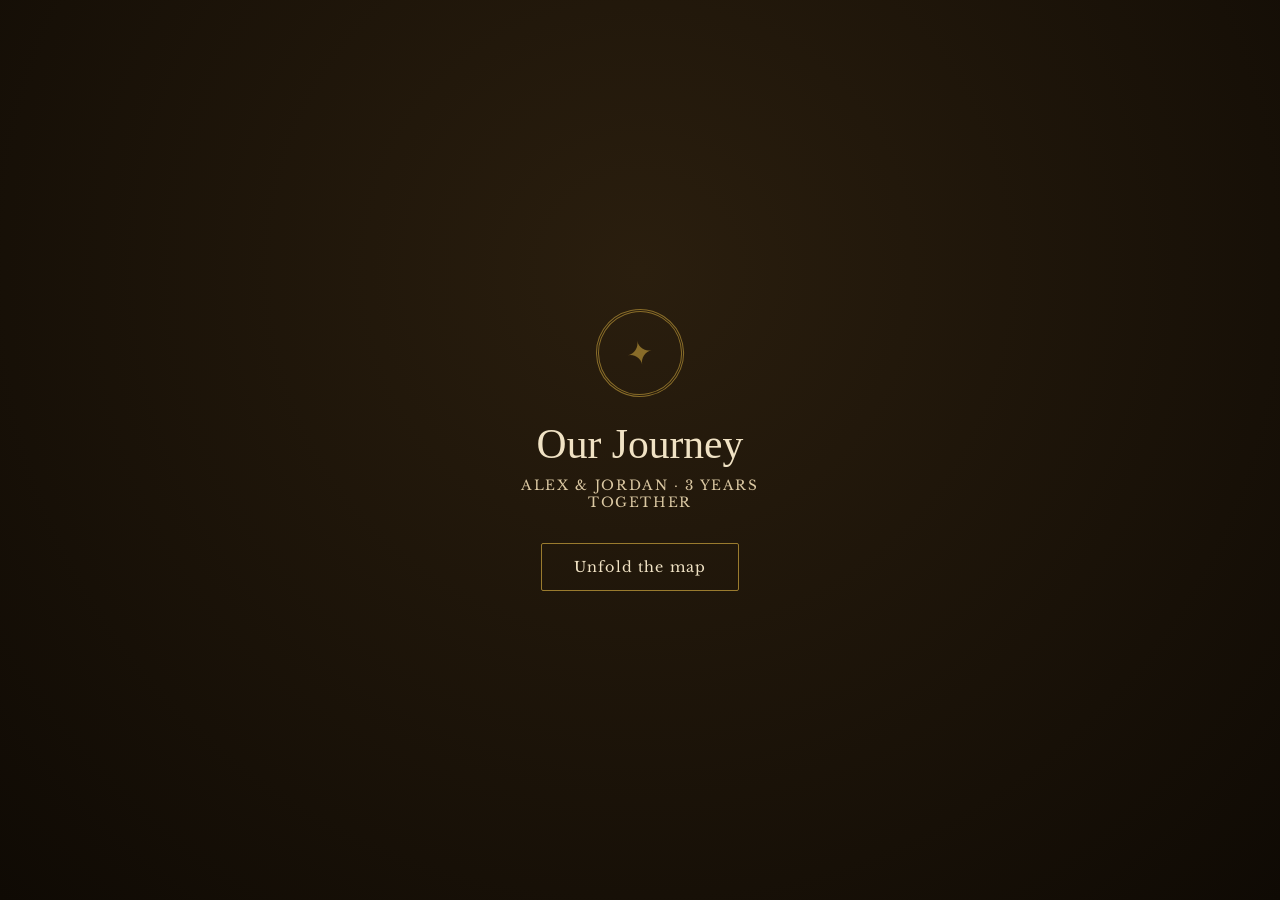
<file: anniversary.html>
<!DOCTYPE html>
<html lang="en">
<head>
<meta charset="UTF-8">
<meta name="viewport" content="width=device-width, initial-scale=1.0, viewport-fit=cover">
<meta name="theme-color" content="#3d2914">
<title>Our Journey — Anniversary</title>
<link rel="preconnect" href="https://fonts.googleapis.com">
<link rel="preconnect" href="https://fonts.gstatic.com" crossorigin>
<link href="https://fonts.googleapis.com/css2?family=IM+Fell+English:ital@0;1&family=Libre+Baskerville:ital,wght@0,400;0,700;1,400&display=swap" rel="stylesheet">
<style>
:root{
  --parchment:#f0e2c4;--parchment-dark:#dcc9a3;--ink:#2c1810;--ink-soft:#5c4030;
  --route:#8b4513;--route-glow:#c17a3a;--stamp:#7a1f1f;--gold:#9a7b2e;
  --ease:cubic-bezier(.22,1,.36,1);--shadow:0 8px 32px rgba(44,24,16,.28);
}
*,*::before,*::after{box-sizing:border-box;margin:0;padding:0}
html{-webkit-text-size-adjust:100%}
body{
  min-height:100dvh;font-family:'Libre Baskerville',Georgia,serif;color:var(--ink);
  background:#1a1208;display:flex;align-items:center;justify-content:center;
  overflow-x:hidden;padding:env(safe-area-inset-top) env(safe-area-inset-right) env(safe-area-inset-bottom) env(safe-area-inset-left);
}
.app{width:100%;max-width:480px;min-height:100dvh;position:relative;overflow:hidden}

/* ── Intro cover ── */
.cover{
  position:fixed;inset:0;z-index:100;display:flex;align-items:center;justify-content:center;
  background:radial-gradient(ellipse at 50% 30%,#2a1e0e,#0f0a04);
  transition:opacity .9s var(--ease),visibility .9s;
}
.cover.hidden{opacity:0;visibility:hidden;pointer-events:none}
.cover-inner{text-align:center;padding:2rem;max-width:340px}
.cover-stamp{
  width:88px;height:88px;margin:0 auto 1.5rem;border:3px double var(--gold);
  border-radius:50%;display:flex;align-items:center;justify-content:center;
  font-family:'IM Fell English',serif;font-size:2rem;color:var(--gold);
  transform:rotate(-12deg);opacity:.85;
  animation:stampIn .8s var(--ease) .2s both;
}
@keyframes stampIn{from{transform:rotate(-12deg) scale(1.4);opacity:0}to{transform:rotate(-12deg) scale(1);opacity:.85}}
.cover h1{
  font-family:'IM Fell English',serif;font-size:clamp(2rem,8vw,2.6rem);
  font-weight:400;color:var(--parchment);line-height:1.15;margin-bottom:.5rem;
}
.cover .sub{font-size:.85rem;color:var(--parchment-dark);letter-spacing:.12em;text-transform:uppercase;margin-bottom:2rem}
.cover-btn{
  font-family:'Libre Baskerville',serif;font-size:.9rem;letter-spacing:.08em;
  padding:.85rem 2rem;border:1px solid var(--gold);background:transparent;
  color:var(--parchment);cursor:pointer;border-radius:2px;transition:background .3s,color .3s;
}
.cover-btn:hover,.cover-btn:focus-visible{background:var(--gold);color:var(--ink);outline:none}

/* ── Map stage ── */
.stage{
  min-height:100dvh;display:flex;flex-direction:column;
  background:var(--parchment);
  background-image:
    radial-gradient(ellipse at 20% 80%,rgba(139,105,20,.08),transparent 50%),
    radial-gradient(ellipse at 80% 20%,rgba(139,69,19,.06),transparent 45%),
    url("data:image/svg+xml,%3Csvg xmlns='http://www.w3.org/2000/svg' width='200' height='200'%3E%3Cfilter id='n'%3E%3CfeTurbulence type='fractalNoise' baseFrequency='.75' numOctaves='4' stitchTiles='stitch'/%3E%3C/filter%3E%3Crect width='100%25' height='100%25' filter='url(%23n)' opacity='.04'/%3E%3C/svg%3E");
  opacity:0;transform:scale(.97);transition:opacity 1s var(--ease),transform 1s var(--ease);
}
.stage.visible{opacity:1;transform:scale(1)}

.header{padding:1.25rem 1.25rem .5rem;text-align:center;position:relative}
.header::after{
  content:'';display:block;width:60%;height:1px;margin:.75rem auto 0;
  background:linear-gradient(90deg,transparent,var(--ink-soft),transparent);
}
.header h2{font-family:'IM Fell English',serif;font-size:1.5rem;font-weight:400}
.header .meta{font-size:.72rem;color:var(--ink-soft);letter-spacing:.1em;margin-top:.25rem}

/* ── Map canvas ── */
.map-wrap{flex:1;position:relative;margin:0 .75rem .75rem;border:2px solid var(--ink-soft);
  box-shadow:inset 0 0 40px rgba(44,24,16,.08),var(--shadow);overflow:hidden;
  background:linear-gradient(160deg,#ede0c0 0%,#e8d5aa 40%,#dcc99a 100%);
  min-height:min(62vh,420px);border-radius:2px;
}
.map-wrap::before,.map-wrap::after{
  content:'';position:absolute;width:28px;height:28px;border:2px solid var(--ink-soft);pointer-events:none;z-index:5;
}
.map-wrap::before{top:6px;left:6px;border-right:none;border-bottom:none}
.map-wrap::after{bottom:6px;right:6px;border-left:none;border-top:none}
.compass{
  position:absolute;top:10px;right:10px;width:44px;height:44px;z-index:4;opacity:.55;
}
.compass svg{width:100%;height:100%}

.map-svg{position:absolute;inset:0;width:100%;height:100%;pointer-events:none;z-index:1}
.route-line{
  fill:none;stroke:var(--route);stroke-width:2.5;stroke-linecap:round;stroke-linejoin:round;
  stroke-dasharray:1000;stroke-dashoffset:1000;
  filter:drop-shadow(0 1px 2px rgba(139,69,19,.3));
}
.route-line.drawn{animation:drawRoute 2.4s var(--ease) forwards}
@keyframes drawRoute{to{stroke-dashoffset:0}}
.route-line.glow{stroke:var(--route-glow);stroke-width:1;opacity:.4;stroke-dasharray:6 8}

/* ── Pins ── */
.pins{position:absolute;inset:0;z-index:3}
.pin{
  position:absolute;transform:translate(-50%,-100%);cursor:pointer;
  display:flex;flex-direction:column;align-items:center;gap:2px;
  opacity:0;transition:opacity .5s var(--ease),transform .3s var(--ease);
  -webkit-tap-highlight-color:transparent;background:none;border:none;padding:0;
}
.pin.show{opacity:1}
.pin.active .pin-head{transform:scale(1.15)}
.pin.visited .pin-head{background:var(--stamp);border-color:var(--stamp)}
.pin-head{
  width:18px;height:18px;border-radius:50% 50% 50% 0;transform:rotate(-45deg);
  background:var(--route);border:2px solid var(--ink);transition:transform .25s,background .3s;
  box-shadow:0 2px 6px rgba(44,24,16,.35);
}
.pin-label{
  font-family:'IM Fell English',serif;font-size:.65rem;color:var(--ink);
  white-space:nowrap;text-shadow:0 0 4px var(--parchment),0 0 8px var(--parchment);
  transform:rotate(0deg);pointer-events:none;
}
.pin-pulse{
  position:absolute;top:50%;left:50%;width:30px;height:30px;margin:-15px 0 0 -15px;
  border-radius:50%;border:1px solid var(--route);opacity:0;pointer-events:none;
}
.pin.show:not(.visited) .pin-pulse{animation:pinPulse 2s ease infinite}
@keyframes pinPulse{0%,100%{transform:scale(.5);opacity:0}50%{transform:scale(1.2);opacity:.5}}

/* ── Passport strip ── */
.passport{
  display:flex;gap:.5rem;padding:.75rem 1rem;overflow-x:auto;scrollbar-width:none;
  border-top:1px dashed var(--ink-soft);background:rgba(240,226,196,.6);
}
.passport::-webkit-scrollbar{display:none}
.passport-slot{
  flex:0 0 52px;height:52px;border:1px dashed var(--ink-soft);border-radius:3px;
  display:flex;align-items:center;justify-content:center;font-size:.55rem;
  color:var(--ink-soft);text-transform:uppercase;letter-spacing:.05em;
  position:relative;overflow:hidden;
}
.passport-slot.filled{border-style:solid;border-color:var(--stamp)}
.stamp-mark{
  position:absolute;inset:2px;border:2px solid var(--stamp);border-radius:2px;
  display:flex;align-items:center;justify-content:center;
  font-family:'IM Fell English',serif;font-size:.5rem;color:var(--stamp);
  transform:rotate(-8deg) scale(1.4);opacity:0;
}
.stamp-mark.appear{animation:stampAppear .6s var(--ease) forwards}
@keyframes stampAppear{to{transform:rotate(-8deg) scale(1);opacity:.75}}

/* ── Journal hint ── */
.hint{
  text-align:center;padding:.5rem 1rem .75rem;font-size:.72rem;color:var(--ink-soft);
  font-style:italic;transition:opacity .4s;
}
.hint.done{opacity:0;height:0;padding:0;overflow:hidden}

/* ── Memory modal (ticket card) ── */
.modal-backdrop{
  position:fixed;inset:0;z-index:200;background:rgba(26,18,8,.65);
  display:flex;align-items:flex-end;justify-content:center;padding:1rem;
  opacity:0;visibility:hidden;transition:opacity .4s,visibility .4s;
}
.modal-backdrop.open{opacity:1;visibility:visible}
.ticket{
  width:100%;max-width:400px;background:var(--parchment);border-radius:4px;
  box-shadow:var(--shadow);transform:translateY(100%);transition:transform .5s var(--ease);
  position:relative;overflow:hidden;
}
.modal-backdrop.open .ticket{transform:translateY(0)}
.ticket-notch{position:absolute;top:50%;width:14px;height:14px;background:#1a1208;border-radius:50%;transform:translateY(-50%)}
.ticket-notch.left{left:-7px}.ticket-notch.right{right:-7px}
.ticket-header{
  padding:1.25rem 1.25rem .75rem;border-bottom:1px dashed var(--ink-soft);
  display:flex;justify-content:space-between;align-items:flex-start;gap:1rem;
}
.ticket-header h3{font-family:'IM Fell English',serif;font-size:1.35rem;font-weight:400}
.ticket-date{font-size:.7rem;color:var(--ink-soft);letter-spacing:.08em;white-space:nowrap;margin-top:.2rem}
.ticket-body{padding:1rem 1.25rem 1.25rem}
.ticket-photo{
  width:100%;aspect-ratio:16/10;object-fit:cover;border-radius:2px;margin-bottom:1rem;
  border:1px solid var(--ink-soft);display:none;
}
.ticket-photo.show{display:block}
.ticket-memory{font-size:.88rem;line-height:1.65;color:var(--ink)}
.ticket-footer{
  padding:.75rem 1.25rem;border-top:1px dashed var(--ink-soft);
  display:flex;justify-content:space-between;align-items:center;
}
.ticket-num{font-size:.65rem;color:var(--ink-soft);letter-spacing:.1em}
.close-btn{
  font-family:'Libre Baskerville',serif;font-size:.78rem;padding:.45rem 1rem;
  border:1px solid var(--ink-soft);background:transparent;color:var(--ink);
  cursor:pointer;border-radius:2px;transition:background .25s;
}
.close-btn:hover,.close-btn:focus-visible{background:var(--parchment-dark);outline:none}

/* ── Finale ── */
.finale{
  position:fixed;inset:0;z-index:300;display:flex;align-items:center;justify-content:center;
  background:radial-gradient(ellipse at 50% 40%,#2a1e0e,#0f0a04);
  opacity:0;visibility:hidden;transition:opacity .8s,visibility .8s;padding:2rem;text-align:center;
}
.finale.show{opacity:1;visibility:visible}
.finale-inner{max-width:340px}
.finale .compass-big{font-size:2.5rem;margin-bottom:1rem;opacity:.7}
.finale h2{
  font-family:'IM Fell English',serif;font-size:clamp(1.6rem,6vw,2.2rem);
  color:var(--parchment);font-weight:400;line-height:1.3;margin-bottom:.75rem;
}
.finale p{font-size:.9rem;color:var(--parchment-dark);line-height:1.6;font-style:italic}
.finale .hearts{margin-top:1.5rem;font-size:1.2rem;letter-spacing:.5rem;color:var(--gold);opacity:.6}

/* ── Reduced motion ── */
@media(prefers-reduced-motion:reduce){
  *,*::before,*::after{animation-duration:.01ms!important;animation-iteration-count:1!important;transition-duration:.01ms!important}
  .route-line{stroke-dashoffset:0!important}
  .pin{opacity:1!important}
  .cover-stamp{animation:none;opacity:.85}
}
</style>
</head>
<body>
<div class="app" id="app">

  <div class="cover" id="cover">
    <div class="cover-inner">
      <div class="cover-stamp" aria-hidden="true">✦</div>
      <h1 id="cover-title">Our Journey</h1>
      <p class="sub" id="cover-sub">An anniversary map</p>
      <button class="cover-btn" id="begin-btn" type="button">Unfold the map</button>
    </div>
  </div>

  <main class="stage" id="stage" aria-hidden="true">
    <header class="header">
      <h2 id="map-title">Our Journey</h2>
      <p class="meta" id="map-meta"></p>
    </header>

    <div class="map-wrap" id="map-wrap" role="img" aria-label="Vintage map of shared memories">
      <div class="compass" aria-hidden="true">
        <svg viewBox="0 0 44 44" fill="none"><circle cx="22" cy="22" r="20" stroke="#5c4030" stroke-width=".8"/>
          <polygon points="22,4 24,20 22,22 20,20" fill="#7a1f1f"/>
          <polygon points="22,40 24,24 22,22 20,24" fill="#5c4030"/>
          <polygon points="4,22 20,24 22,22 20,20" fill="#5c4030"/>
          <polygon points="40,22 24,24 22,22 24,20" fill="#5c4030"/>
          <text x="22" y="14" text-anchor="middle" font-size="5" fill="#5c4030" font-family="serif">N</text>
        </svg>
      </div>
      <svg class="map-svg" id="route-svg" aria-hidden="true"><path class="route-line glow" id="route-glow"/><path class="route-line" id="route-path"/></svg>
      <div class="pins" id="pins"></div>
    </div>

    <p class="hint" id="hint">Tap each pin to collect a memory</p>

    <div class="passport" id="passport" aria-label="Passport stamps collected"></div>
  </main>

  <div class="modal-backdrop" id="modal" role="dialog" aria-modal="true" aria-labelledby="modal-title" hidden>
    <article class="ticket">
      <div class="ticket-notch left" aria-hidden="true"></div>
      <div class="ticket-notch right" aria-hidden="true"></div>
      <header class="ticket-header">
        <div><h3 id="modal-title"></h3><p class="ticket-date" id="modal-date"></p></div>
      </header>
      <div class="ticket-body">
        <img class="ticket-photo" id="modal-photo" alt="">
        <p class="ticket-memory" id="modal-memory"></p>
      </div>
      <footer class="ticket-footer">
        <span class="ticket-num" id="modal-num"></span>
        <button class="close-btn" id="close-btn" type="button">Continue journey</button>
      </footer>
    </article>
  </div>

  <div class="finale" id="finale" aria-hidden="true">
    <div class="finale-inner">
      <div class="compass-big" aria-hidden="true">🧭</div>
      <h2 id="finale-msg">Wherever we go next...</h2>
      <p id="finale-sub"></p>
      <div class="hearts" aria-hidden="true">♥ ♥ ♥</div>
    </div>
  </div>
</div>

<script>
const EXPERIENCE = {
  title: "Our Journey",
  subtitle: "Alex & Jordan · 3 years together",
  couple: "Alex & Jordan",
  anniversary: "3 years",
  locations: [
    {
      name: "First Coffee",
      date: "March 2019",
      memory: "You ordered something complicated. I pretended I wasn't nervous. The barista wrote your name wrong and we laughed until our cups went cold.",
      x: 18, y: 72
    },
    {
      name: "The Proposal Trail",
      date: "June 2021",
      memory: "Rain on the path, mud on our shoes, and you said yes before I finished the sentence. Best wrong turn we ever took.",
      photo: "https://images.unsplash.com/photo-1518568814500-bf213f343d8f?w=600&q=80",
      x: 38, y: 48
    },
    {
      name: "Our First Home",
      date: "September 2022",
      memory: "Boxes everywhere, one working lamp, pizza on the floor. It wasn't perfect — it was ours.",
      x: 58, y: 62
    },
    {
      name: "Anniversary Sunset",
      date: "Today",
      memory: "Every pin on this map is proof: the best adventures aren't places. They're the person beside you.",
      x: 78, y: 28
    }
  ],
  finale: {
    message: "Wherever we go next...",
    submessage: "I'll choose the scenic route, as long as you're holding the map with me."
  }
};

(function(){
  const reduced = matchMedia('(prefers-reduced-motion: reduce)').matches;
  const visited = new Set();
  let currentIdx = null;

  const $ = id => document.getElementById(id);
  const cover = $('cover'), stage = $('stage'), mapWrap = $('map-wrap');
  const routePath = $('route-path'), routeGlow = $('route-glow');
  const pinsEl = $('pins'), passport = $('passport'), modal = $('modal');
  const hint = $('hint'), finale = $('finale');

  $('cover-title').textContent = EXPERIENCE.title;
  $('cover-sub').textContent = EXPERIENCE.subtitle;
  $('map-title').textContent = EXPERIENCE.title;
  $('map-meta').textContent = EXPERIENCE.couple + ' · ' + EXPERIENCE.anniversary;
  $('finale-msg').textContent = EXPERIENCE.finale.message;
  $('finale-sub').textContent = EXPERIENCE.finale.submessage;

  EXPERIENCE.locations.forEach((_, i) => {
    const slot = document.createElement('div');
    slot.className = 'passport-slot';
    slot.dataset.idx = i;
    slot.textContent = 'Stamp';
    slot.setAttribute('aria-label', 'Stamp slot ' + (i + 1));
    passport.appendChild(slot);
  });

  function buildRoute(){
    const pts = EXPERIENCE.locations.map(l => {
      const r = mapWrap.getBoundingClientRect();
      return { x: l.x / 100 * r.width, y: l.y / 100 * r.height };
    });
    let d = 'M ' + pts[0].x + ' ' + pts[0].y;
    for (let i = 1; i < pts.length; i++){
      const prev = pts[i - 1], cur = pts[i];
      const mx = (prev.x + cur.x) / 2, my = (prev.y + cur.y) / 2 - 20;
      d += ' Q ' + mx + ' ' + my + ' ' + cur.x + ' ' + cur.y;
    }
    routePath.setAttribute('d', d);
    routeGlow.setAttribute('d', d);
    const len = routePath.getTotalLength();
    routePath.style.strokeDasharray = len;
    routePath.style.strokeDashoffset = reduced ? 0 : len;
    routeGlow.style.strokeDasharray = len;
    routeGlow.style.strokeDashoffset = reduced ? 0 : len;
    if (!reduced) routePath.classList.add('drawn');
  }

  function renderPins(){
    pinsEl.innerHTML = '';
    EXPERIENCE.locations.forEach((loc, i) => {
      const btn = document.createElement('button');
      btn.className = 'pin';
      btn.type = 'button';
      btn.style.left = loc.x + '%';
      btn.style.top = loc.y + '%';
      btn.setAttribute('aria-label', 'Visit ' + loc.name);
      btn.innerHTML = '<span class="pin-pulse"></span><span class="pin-head"></span><span class="pin-label">' + loc.name + '</span>';
      btn.addEventListener('click', () => openMemory(i));
      pinsEl.appendChild(btn);
    });
  }

  function revealPins(delay){
    const pins = pinsEl.querySelectorAll('.pin');
    pins.forEach((p, i) => {
      setTimeout(() => p.classList.add('show'), reduced ? 0 : delay + i * 350);
    });
  }

  function openMemory(idx){
    const loc = EXPERIENCE.locations[idx];
    currentIdx = idx;
    $('modal-title').textContent = loc.name;
    $('modal-date').textContent = loc.date;
    $('modal-memory').textContent = loc.memory;
    $('modal-num').textContent = 'Ticket #' + String(idx + 1).padStart(2, '0');
    const photo = $('modal-photo');
    if (loc.photo){
      photo.src = loc.photo;
      photo.alt = loc.name;
      photo.classList.add('show');
    } else {
      photo.classList.remove('show');
      photo.removeAttribute('src');
    }
    modal.hidden = false;
    modal.classList.add('open');
    pinsEl.querySelectorAll('.pin')[idx].classList.add('active');
  }

  function closeMemory(){
    if (currentIdx === null) return;
    const idx = currentIdx;
    modal.classList.remove('open');
    modal.hidden = true;
    pinsEl.querySelectorAll('.pin')[idx].classList.remove('active');
    if (!visited.has(idx)){
      visited.add(idx);
      const pin = pinsEl.querySelectorAll('.pin')[idx];
      pin.classList.add('visited');
      const slot = passport.querySelector('[data-idx="' + idx + '"]');
      slot.classList.add('filled');
      slot.innerHTML = '';
      const mark = document.createElement('span');
      mark.className = 'stamp-mark';
      mark.textContent = EXPERIENCE.locations[idx].name.split(' ').map(w => w[0]).join('').slice(0, 3);
      slot.appendChild(mark);
      requestAnimationFrame(() => mark.classList.add('appear'));
      if (visited.size === EXPERIENCE.locations.length) showFinale();
    }
    currentIdx = null;
  }

  function showFinale(){
    hint.classList.add('done');
    setTimeout(() => {
      finale.classList.add('show');
      finale.removeAttribute('aria-hidden');
    }, reduced ? 100 : 800);
  }

  function begin(){
    cover.classList.add('hidden');
    stage.classList.add('visible');
    stage.removeAttribute('aria-hidden');
    requestAnimationFrame(() => {
      buildRoute();
      renderPins();
      revealPins(reduced ? 0 : 2400);
    });
  }

  $('begin-btn').addEventListener('click', begin);
  $('close-btn').addEventListener('click', closeMemory);
  modal.addEventListener('click', e => { if (e.target === modal) closeMemory(); });
  document.addEventListener('keydown', e => {
    if (e.key === 'Escape' && modal.classList.contains('open')) closeMemory();
  });
  window.addEventListener('resize', () => { if (stage.classList.contains('visible')) buildRoute(); });
})();
</script>
</body>
</html>
</file>
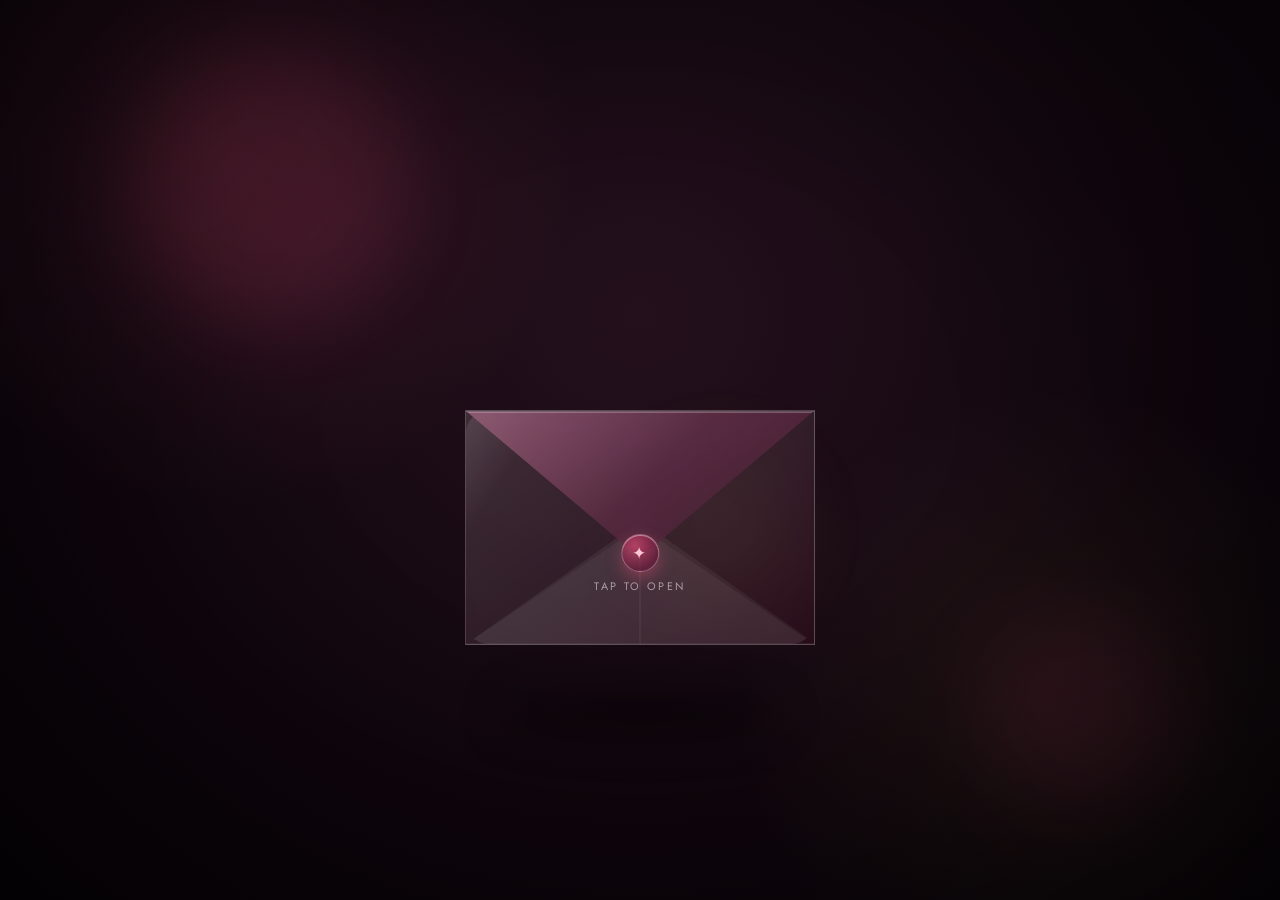
<file: apology.html>
<!DOCTYPE html>
<html lang="en">
<head>
<meta charset="UTF-8">
<meta name="viewport" content="width=device-width, initial-scale=1.0">
<title>Card</title>
<style>
  @import url('https://fonts.googleapis.com/css2?family=Cormorant+Garamond:ital,wght@0,400;0,600;1,400;1,600&family=Jost:wght@300;400;500&display=swap');

  :root{
    --bg1:#1a0510;--bg2:#2d0a1e;--accent:#e8507a;--accent2:#f9c6d4;--gold:#d4a853;
    --glass-fill:rgba(255,255,255,.08);--glass-fill-strong:rgba(255,255,255,.14);
    --glass-border:rgba(255,255,255,.20);--glass-border-soft:rgba(255,255,255,.12);
    --text-light:#fff5f8;--text-muted:rgba(255,245,248,.55);
    --ease-smooth:cubic-bezier(.22,1,.36,1);--ease-turn:cubic-bezier(.645,.045,.355,1);
  }
  *{box-sizing:border-box;margin:0;padding:0;}
  html,body{height:100%;}
  body{
    min-height:100vh;
    background:radial-gradient(circle at 18% 18%,rgba(232,80,122,.13),transparent 27%),
      radial-gradient(circle at 82% 78%,rgba(212,168,83,.08),transparent 25%),
      radial-gradient(ellipse at 50% 35%,#24101d 0%,#11070e 58%,#070308 100%);
    font-family:'Jost',sans-serif;display:flex;align-items:center;justify-content:center;
    overflow:hidden;position:relative;
  }
  body::before{
    content:"";position:fixed;inset:0;pointer-events:none;z-index:2;
    background:radial-gradient(ellipse at 50% 45%,transparent 35%,rgba(0,0,0,.45) 100%);
    
  }
  @keyframes vignetteBreath{0%,100%{opacity:.85;}50%{opacity:1;}}
  .bokeh{position:fixed;inset:0;pointer-events:none;z-index:0;}
  .bok{position:absolute;border-radius:50%;filter:blur(40px);opacity:.14;animation:drift linear infinite;}
  @keyframes drift{0%{transform:translate(0,0) scale(1);}50%{transform:translate(30px,-20px) scale(1.1);}100%{transform:translate(0,0) scale(1);}}
  .ambient{position:fixed;inset:0;pointer-events:none;z-index:1;overflow:hidden;}
  .ambient-item{
    position:absolute;top:-8%;opacity:0;
    animation:ambientFall linear infinite;
    filter:drop-shadow(0 0 6px rgba(232,80,122,.25));
  }
  @keyframes ambientFall{
    0%{transform:translateY(0) translateX(0) rotate(0deg);opacity:0;}
    8%{opacity:.55;}85%{opacity:.35;}
    100%{transform:translateY(115vh) translateX(var(--drift,20px)) rotate(320deg);opacity:0;}
  }
  .glass{
    background:linear-gradient(145deg,var(--glass-fill-strong),var(--glass-fill) 55%,rgba(232,80,122,.05)),rgba(40,8,24,.42);
    border:1px solid var(--glass-border);
    backdrop-filter:blur(6px);-webkit-backdrop-filter:blur(6px);
    box-shadow:inset 0 1px 0 rgba(255,255,255,.28),inset 0 -1px 0 rgba(255,255,255,.05);
  }
  .stage{
    width:min(370px,92vw);height:min(590px,90vh);
    position:relative;z-index:10;perspective:1900px;perspective-origin:50% 40%;
    transform-style:preserve-3d;transition:transform .55s var(--ease-smooth);
  }
  .stage.looping{transform:scale(.96);}
  .stage::after{
    content:"";position:absolute;left:50%;bottom:2%;width:75%;height:38px;
    transform:translateX(-50%);border-radius:50%;background:rgba(0,0,0,.5);
    filter:blur(22px);transition:all 1.3s var(--ease-smooth);
  }
  .stage.opened::after{width:48%;opacity:.45;height:28px;bottom:4%;}
  .bloom{
    position:absolute;left:50%;top:42%;width:180px;height:180px;
    transform:translate(-50%,-50%) scale(.4);border-radius:50%;
    background:radial-gradient(circle,rgba(249,198,212,.55),rgba(232,80,122,.2) 40%,transparent 70%);
    opacity:0;pointer-events:none;z-index:25;filter:blur(8px);
  }
  .stage.blooming .bloom{animation:bloomFlash 1.1s var(--ease-smooth) forwards;}
  @keyframes bloomFlash{0%{opacity:0;transform:translate(-50%,-50%) scale(.35);}35%{opacity:.9;transform:translate(-50%,-50%) scale(1.15);}100%{opacity:0;transform:translate(-50%,-50%) scale(1.6);}}
  .envelope{
    position:absolute;width:min(350px,86vw);height:min(235px,50vw);
    left:50%;bottom:17%;transform:translateX(-50%);
    transform-style:preserve-3d;z-index:20;cursor:pointer;
    transition:transform 1.1s var(--ease-smooth),filter 1s ease,opacity .7s ease;
    animation:envelopeIdle 3.4s ease-in-out infinite;
  }
  @keyframes envelopeIdle{0%,100%{transform:translateX(-50%) rotate(-.4deg);}50%{transform:translateX(-50%) rotate(.5deg) translateY(-2px);}}
  .envelope-shell{position:absolute;inset:0;border-radius:22px;overflow:hidden;}
  .envelope-shell::before{
    content:"";position:absolute;inset:-90% -40%;
    background:linear-gradient(115deg,transparent 40%,rgba(255,255,255,.18) 50%,transparent 60%);
    transform:translateX(-60%) rotate(8deg);
    pointer-events:none;z-index:5;opacity:0;
  }
  @keyframes shellSweep{0%{transform:translateX(-70%) rotate(8deg);opacity:0;}15%{opacity:1;}55%{transform:translateX(70%) rotate(8deg);opacity:.7;}100%{transform:translateX(80%) rotate(8deg);opacity:0;}}
  .stage.opened .envelope-shell::before{animation:none;opacity:0;}
  .envelope-shell::after{
    content:"";position:absolute;inset:-80% -30%;
    background:linear-gradient(115deg,transparent 38%,rgba(255,255,255,.13) 49%,transparent 59%);
    transform:translateX(-45%) rotate(8deg);transition:transform 1.4s var(--ease-smooth);pointer-events:none;
  }
  .stage.opened .envelope-shell::after{transform:translateX(45%) rotate(8deg);}
  .stage.opened .envelope{
    animation:none;transform:translateX(-50%) translateY(22px) scale(.93);
    opacity:0;filter:blur(6px);pointer-events:none;
    transition:transform .85s var(--ease-smooth),opacity .65s ease .1s,filter .65s ease .1s;
  }
  .fold{position:absolute;z-index:2;pointer-events:none;}
  .fold.left{left:0;bottom:0;width:0;height:0;border-top:118px solid transparent;border-right:175px solid rgba(255,255,255,.045);}
  .fold.right{right:0;bottom:0;width:0;height:0;border-top:118px solid transparent;border-left:175px solid rgba(255,255,255,.045);}
  .fold.bottom{left:0;bottom:0;width:0;height:0;border-left:175px solid transparent;border-right:175px solid transparent;border-bottom:123px solid rgba(255,255,255,.055);}
  .envelope-flap{
    position:absolute;inset:0 0 auto;height:100%;z-index:35;
    transform-origin:50% 0%;transform:rotateX(0deg);transform-style:preserve-3d;
    clip-path:polygon(0 0,100% 0,50% 63%);border-top:1px solid rgba(255,255,255,.24);
    background:linear-gradient(145deg,rgba(255,255,255,.16),rgba(255,255,255,.03)),linear-gradient(145deg,rgba(96,17,55,.82),rgba(24,4,16,.86));
    backdrop-filter:blur(14px);-webkit-backdrop-filter:blur(14px);
    box-shadow:inset 0 1px 0 rgba(255,255,255,.24),0 15px 30px rgba(0,0,0,.22);
    transition:transform 1.05s var(--ease-turn),filter .9s ease;will-change:transform;
  }
  .envelope-flap::after{content:"";position:absolute;inset:0;clip-path:inherit;background:linear-gradient(135deg,rgba(255,255,255,.14),transparent 43%,rgba(232,80,122,.08));}
  .stage.opened .envelope-flap{transform:rotateX(-178deg);filter:brightness(.84);}
  .flap-sparks{position:absolute;left:50%;top:8%;width:1px;height:1px;z-index:45;pointer-events:none;}
  .spark{position:absolute;width:5px;height:5px;border-radius:50%;background:var(--gold);box-shadow:0 0 8px var(--gold),0 0 14px rgba(232,80,122,.6);opacity:0;}
  .stage.opened .spark{animation:sparkFly .9s var(--ease-smooth) forwards;}
  @keyframes sparkFly{0%{opacity:1;transform:translate(0,0) scale(1);}100%{opacity:0;transform:translate(var(--sx),var(--sy)) scale(.2);}}
  .envelope-prompt{
    position:absolute;left:50%;top:66%;transform:translate(-50%,-50%);z-index:40;
    display:flex;flex-direction:column;align-items:center;gap:6px;
    font-family:'Jost',sans-serif;font-size:.68rem;letter-spacing:.22em;text-transform:uppercase;
    color:var(--text-muted);pointer-events:none;
    animation:promptPulse 2.6s ease-in-out infinite;transition:opacity .45s ease;
  }
  .envelope-prompt .seal{
    position:relative;width:38px;height:38px;border-radius:50%;
    display:flex;align-items:center;justify-content:center;font-size:1.05rem;color:var(--accent2);
    background:radial-gradient(circle at 35% 30%,rgba(232,80,122,.65),rgba(120,20,60,.55) 70%);
    border:1px solid rgba(255,255,255,.3);
    box-shadow:0 6px 16px rgba(232,80,122,.4),inset 0 1px 0 rgba(255,255,255,.4);overflow:hidden;
  }
  .seal .seal-icon{position:relative;z-index:2;transition:opacity .2s ease;}
  .seal::before,.seal::after{content:"";position:absolute;inset:0;background:inherit;border-radius:50%;opacity:0;}
  .envelope-prompt.cracking{animation:none;}
  .envelope-prompt.cracking .seal{background:transparent;border-color:transparent;box-shadow:none;}
  .envelope-prompt.cracking .seal-icon{opacity:0;}
  .envelope-prompt.cracking .seal::before,.envelope-prompt.cracking .seal::after{opacity:1;background:radial-gradient(circle at 35% 30%,rgba(232,80,122,.65),rgba(120,20,60,.55) 70%);border:1px solid rgba(255,255,255,.3);box-shadow:0 6px 16px rgba(232,80,122,.35);}
  .envelope-prompt.cracking .seal::before{clip-path:polygon(0 0,48% 0,42% 100%,0 100%);animation:sealSplitL .55s var(--ease-smooth) forwards;}
  .envelope-prompt.cracking .seal::after{clip-path:polygon(52% 0,100% 0,100% 100%,58% 100%);animation:sealSplitR .55s var(--ease-smooth) forwards;}
  @keyframes sealSplitL{0%{transform:translate(0,0) rotate(0);opacity:1;}100%{transform:translate(-18px,10px) rotate(-28deg);opacity:0;}}
  @keyframes sealSplitR{0%{transform:translate(0,0) rotate(0);opacity:1;}100%{transform:translate(18px,12px) rotate(26deg);opacity:0;}}
  .stage.opened .envelope-prompt{opacity:0;}
  @keyframes promptPulse{0%,100%{transform:translate(-50%,-50%) scale(1);opacity:.85;}50%{transform:translate(-50%,-50%) scale(1.06);opacity:1;}}
  .card-emerge{
    position:absolute;width:min(335px,82vw);height:min(470px,71vh);
    left:50%;bottom:calc(17% + 4px);
    transform:translate3d(-50%,140px,-40px) rotateX(10deg) scale(.72);
    transform-style:preserve-3d;opacity:0;z-index:30;pointer-events:none;
    clip-path:inset(0 0 0 0 round 24px);
    transition:transform 1.3s var(--ease-smooth),opacity .6s ease;will-change:transform,opacity;
  }
  .stage:not(.opened) .card-emerge{clip-path:inset(72% 0 0 0 round 24px);}
  .stage.opened .card-emerge{
    transform:translate3d(-50%,-24px,80px) rotateX(0deg) scale(1);opacity:1;
    clip-path:inset(0 0 0 0 round 24px);pointer-events:auto;
    transition:transform 1.3s var(--ease-smooth) .5s,opacity .55s ease .5s,clip-path 1.3s var(--ease-smooth) .5s;
  }
  .stage.opened .card-emerge:hover{transform:translate3d(-50%,-31px,88px) scale(1.012);}
  .card-3d{
    width:100%;height:100%;position:relative;transform-style:preserve-3d;
    filter:drop-shadow(0 18px 18px rgba(0,0,0,.28));
    transition:filter 1.3s var(--ease-smooth) .5s,transform .35s var(--ease-smooth);will-change:transform;
  }
  .stage.opened .card-3d{filter:drop-shadow(0 38px 42px rgba(0,0,0,.48));}
  .card-3d::before{
    content:"";position:absolute;left:8%;right:8%;top:-3px;height:6px;
    border-radius:6px 6px 0 0;
    background:linear-gradient(180deg,rgba(255,255,255,.22),rgba(255,255,255,.04));
    opacity:0;transition:opacity .8s ease .9s;z-index:2;pointer-events:none;
  }
  .stage.opened .card-3d::before{opacity:1;}
  .card-open{position:absolute;inset:0;border-radius:24px;outline:1px solid rgba(249,198,212,.12);overflow:hidden;box-shadow:0 38px 85px rgba(0,0,0,.52),0 12px 35px rgba(232,80,122,.08);}
  .glass-inner{height:100%;border-radius:24px;display:flex;flex-direction:column;overflow:hidden;position:relative;}
  .glass-inner::before{content:"";position:absolute;inset:0;pointer-events:none;background:radial-gradient(circle at 15% 5%,rgba(255,245,248,.16),transparent 25%),linear-gradient(120deg,rgba(255,255,255,.07),transparent 35%,rgba(232,80,122,.025) 72%);z-index:10;}
  
  
  .inner-top{padding:18px 22px 13px;border-bottom:1px solid var(--glass-border-soft);display:flex;align-items:center;justify-content:space-between;flex-shrink:0;position:relative;z-index:25;}
  .inner-occasion{font-family:'Cormorant Garamond',serif;font-style:italic;font-size:1rem;color:var(--accent2);letter-spacing:.02em;}
  .inner-dots{display:flex;gap:6px;}
  .inner-dot{width:7px;height:7px;border-radius:50%;background:rgba(255,255,255,.14);border:1px solid rgba(255,255,255,.18);transition:all .4s var(--ease-smooth);cursor:pointer;}
  .inner-dot.active{background:var(--accent);border-color:rgba(255,255,255,.4);transform:scale(1.4);box-shadow:0 0 10px rgba(232,80,122,.45);}
  .inner-nav{padding:12px 22px 16px;display:flex;align-items:center;justify-content:space-between;border-top:1px solid var(--glass-border-soft);flex-shrink:0;position:relative;z-index:25;}
  .nav-from{font-family:'Cormorant Garamond',serif;font-style:italic;font-size:.85rem;color:var(--text-muted);}
  .nav-btn{background:rgba(255,255,255,.05);border:1px solid var(--glass-border-soft);color:var(--text-muted);font-family:'Jost',sans-serif;font-size:.72rem;letter-spacing:.1em;padding:7px 16px;border-radius:99px;cursor:pointer;backdrop-filter:blur(6px);-webkit-backdrop-filter:blur(6px);-webkit-tap-highlight-color:transparent;transition:transform .3s var(--ease-smooth),background .3s ease,border-color .3s ease,color .3s ease,box-shadow .4s ease;}
  .nav-btn:hover{border-color:var(--accent);color:var(--accent);background:rgba(232,80,122,.08);transform:translateY(-2px);}
  .nav-btn:active{transform:translateY(0) scale(.96);}
  .nav-btn:disabled{opacity:.18;cursor:default;border-color:rgba(255,255,255,.06);transform:none;}
  .nav-btn.finale{border-color:var(--accent);color:var(--accent2);background:rgba(232,80,122,.16);box-shadow:0 0 18px rgba(232,80,122,.35);animation:btnBloom 1.6s ease-in-out infinite;}
  @keyframes btnBloom{0%,100%{box-shadow:0 0 10px rgba(232,80,122,.25);transform:scale(1);}50%{box-shadow:0 0 22px rgba(232,80,122,.5);transform:scale(1.04);}}
  .pages-wrap{flex:1;position:relative;perspective:1500px;perspective-origin:0% 50%;}
  .leaf{position:absolute;inset:0;transform-style:preserve-3d;transform-origin:0% 50%;transform:rotateY(0deg) translateZ(0px);transition:transform .85s var(--ease-turn);will-change:transform;}
  .leaf-face{position:absolute;inset:0;backface-visibility:hidden;-webkit-backface-visibility:hidden;border-radius:0;overflow:hidden;display:flex;flex-direction:column;justify-content:center;gap:14px;padding:24px 22px 18px;}
  .leaf-front{background:linear-gradient(145deg,rgba(255,255,255,.09),rgba(255,255,255,.02) 48%,rgba(232,80,122,.04)),linear-gradient(160deg,#4a1230,#2c0a1c 55%,#1a0511);}
  .leaf-back{transform:rotateY(180deg);background:linear-gradient(215deg,rgba(255,255,255,.08),rgba(255,255,255,.015) 50%,rgba(212,168,83,.04)),linear-gradient(200deg,#3c0e26,#200716);display:flex;align-items:center;justify-content:center;}
  .leaf-back-deco{font-family:'Cormorant Garamond',serif;font-style:italic;font-size:1.9rem;color:rgba(249,198,212,.22);letter-spacing:.08em;text-align:center;}
  .leaf-front::before,.leaf-back::before{content:"";position:absolute;inset:0;left:0;width:46px;background:linear-gradient(90deg,rgba(0,0,0,.30),transparent);pointer-events:none;}
  .leaf-back::before{background:linear-gradient(90deg,rgba(0,0,0,.38),transparent);}
  .leaf-front::after{content:"";position:absolute;right:0;bottom:0;width:28px;height:28px;background:linear-gradient(225deg,transparent 48%,rgba(255,255,255,.08) 50%,rgba(0,0,0,.18));box-shadow:-2px -2px 8px rgba(0,0,0,.15);opacity:0;transition:opacity .5s ease;pointer-events:none;}
  .leaf.is-active .leaf-front::after{opacity:1;animation:curlNudge 2.4s ease-in-out infinite;}
  @keyframes curlNudge{0%,100%{transform:translate(0,0);}50%{transform:translate(-2px,-2px);}}
  .leaf::after{content:"";position:absolute;inset:0;background:linear-gradient(90deg,rgba(0,0,0,.5),transparent 55%);opacity:0;transition:opacity .95s var(--ease-turn);pointer-events:none;z-index:5;}
  .leaf.mid-turn::after{opacity:1;}
  .leaf.entering .page-label,.leaf.entering .page-title,.leaf.entering .page-body,.leaf.entering .glass-box{animation:textIn .38s var(--ease-smooth) both;}
  .leaf.entering .page-label{animation-delay:0s;}.leaf.entering .page-title{animation-delay:.04s;}.leaf.entering .page-body{animation-delay:.08s;}.leaf.entering .glass-box{animation-delay:.12s;}
  @keyframes textIn{from{transform:translateY(6px);opacity:.72;}to{transform:none;opacity:1;}}
  .page-label{font-family:'Jost',sans-serif;font-size:.66rem;letter-spacing:.24em;text-transform:uppercase;color:var(--gold);}
  .page-title{font-family:'Cormorant Garamond',serif;font-weight:600;font-size:1.7rem;color:var(--text-light);line-height:1.25;}
  .page-body{font-family:'Cormorant Garamond',serif;font-size:1.05rem;color:var(--text-muted);line-height:1.65;}
  .glass-box{background:linear-gradient(145deg,rgba(255,255,255,.10),rgba(255,255,255,.03));border:1px solid var(--glass-border-soft);border-radius:12px;padding:13px 15px;font-family:'Cormorant Garamond',serif;font-style:italic;font-size:.97rem;color:var(--text-light);line-height:1.7;box-shadow:inset 0 1px 0 rgba(255,255,255,.16),0 8px 22px rgba(0,0,0,.08);backdrop-filter:blur(8px);-webkit-backdrop-filter:blur(8px);}
  .leaf.entering .glass-box.pulse{animation:textIn .38s var(--ease-smooth) .12s both,boxGlow 1.2s ease .35s;}
  @keyframes boxGlow{0%,100%{box-shadow:inset 0 1px 0 rgba(255,255,255,.16),0 8px 22px rgba(0,0,0,.08);}40%{box-shadow:inset 0 1px 0 rgba(255,255,255,.28),0 0 22px rgba(232,80,122,.3),0 8px 22px rgba(0,0,0,.08);border-color:rgba(232,80,122,.4);}}
  @media(max-width:600px){
    .stage{width:100vw;height:100vh;}
    .envelope{width:80vw;height:51vw;bottom:15%;}
    .fold.left,.fold.right{border-top-width:25vw;}
    .fold.left{border-right-width:40vw;}.fold.right{border-left-width:40vw;}
    .fold.bottom{border-left-width:40vw;border-right-width:40vw;border-bottom-width:26vw;}
    .card-emerge{width:min(84vw,335px);height:min(68vh,470px);bottom:calc(15% + 3px);}
    .stage.opened .card-emerge{transform:translate3d(-50%,-18px,65px) rotateX(0deg) scale(1);}
  }
  @media(prefers-reduced-motion:reduce){
    .envelope,.envelope-flap,.card-emerge,.leaf,.leaf::after,
    .heart-particle,.confetti,.bok,.envelope-prompt,
    .ambient-item,.bloom,.spark,.card-3d,body::before,.nav-btn.finale{animation:none!important;transition:none!important;}
    .leaf.entering .page-label,.leaf.entering .page-title,.leaf.entering .page-body,.leaf.entering .glass-box{animation:none!important;opacity:1!important;transform:none!important;}
  }
  .heart-particle{position:fixed;pointer-events:none;z-index:199;font-size:1.1rem;animation:heartRise ease-out forwards;}
  @keyframes heartRise{0%{opacity:1;transform:translateY(0) scale(.5) rotate(-15deg);}60%{opacity:.9;transform:translateY(-110px) scale(1) rotate(10deg);}100%{opacity:0;transform:translateY(-190px) scale(.7) rotate(-5deg);}}
  .confetti{position:fixed;top:-10px;pointer-events:none;z-index:201;animation:cfetti linear forwards;}
  @keyframes cfetti{to{transform:translateY(110vh) rotate(540deg);opacity:0;}}
  .finale-heart{position:fixed;top:-20px;pointer-events:none;z-index:200;font-size:1.2rem;animation:finaleFall linear forwards;}
  @keyframes finaleFall{0%{transform:translateY(0) rotate(0deg);opacity:0;}10%{opacity:1;}100%{transform:translateY(110vh) rotate(280deg);opacity:0;}}
</style>
</head>
<body>
<div class="bokeh">
  <div class="bok" style="width:280px;height:280px;background:#e8507a;top:5%;left:10%;animation-duration:12s;"></div>
  <div class="bok" style="width:200px;height:200px;background:#9b2a5c;bottom:10%;right:8%;animation-duration:9s;animation-delay:3s;"></div>
  <div class="bok" style="width:160px;height:160px;background:#d4a853;top:50%;left:50%;animation-duration:15s;animation-delay:6s;opacity:.1;"></div>
</div>
<div class="ambient" id="ambient" aria-hidden="true"></div>
<div class="stage" id="stage">
  <div class="bloom" id="bloom" aria-hidden="true"></div>
  <div class="envelope glass" id="envelope" role="button" tabindex="0" aria-label="Envelope, tap to open">
    <div class="envelope-shell">
      <div class="fold left"></div><div class="fold right"></div><div class="fold bottom"></div>
    </div>
    <div class="envelope-flap"></div>
    <div class="flap-sparks" id="flapSparks" aria-hidden="true"></div>
    <div class="envelope-prompt" id="envelopePrompt">
      <div class="seal"><span class="seal-icon" id="sealIcon">✦</span></div>
      <span id="promptText">Tap to open</span>
    </div>
  </div>
  <div class="card-emerge" id="cardEmerge">
    <div class="card-3d" id="card3d">
      <div class="card-open glass" id="cardOpen">
        <div class="glass-inner">
          <div class="inner-top">
            <div class="inner-occasion" id="innerOccasion"></div>
            <div class="inner-dots" id="innerDots"></div>
          </div>
          <div class="pages-wrap" id="pagesWrap"></div>
          <div class="inner-nav">
            <button class="nav-btn" id="prevBtn">← Back</button>
            <div class="nav-from" id="navFrom"></div>
            <button class="nav-btn" id="nextBtn">Next →</button>
          </div>
        </div>
      </div>
    </div>
  </div>
</div>
<script>
/* =============================================
   TEMPLATE CONFIG — only edit this block
   ============================================= */
const CARD = {
  occasion:   'For You',
  promptLabel:'Tap to open',
  seal:       '✦',
  from:       '— Yu',
  particles:  ['❤️','🌹','💕','✨','💗'],
  pages: [
    { label:'I know', title:'I messed up.', body:'I\'ve been thinking about it every single day. There\'s no excuse and I\'m not going to give you one.', box:null },
    { label:'What I feel', title:'You matter to me.', body:'More than I showed. More than I said. That\'s on me — and I won\'t pretend otherwise.', box:'I\'d rather have you mad at me than lose you quietly.' },
    { label:'What I\'m asking', title:'Just one chance.', body:'Not to fix everything overnight. Just a chance to show you I actually mean it this time.', box:null }
  ]
};
/* ============================================= */
const stage=document.getElementById('stage'),envelope=document.getElementById('envelope'),pagesWrap=document.getElementById('pagesWrap'),dotsEl=document.getElementById('innerDots'),prevBtn=document.getElementById('prevBtn'),nextBtn=document.getElementById('nextBtn'),card3d=document.getElementById('card3d'),cardEmerge=document.getElementById('cardEmerge'),promptEl=document.getElementById('envelopePrompt');
const reduceMotion=window.matchMedia('(prefers-reduced-motion: reduce)').matches;
document.getElementById('innerOccasion').textContent=CARD.occasion;
document.getElementById('navFrom').textContent=CARD.from;
document.getElementById('promptText').textContent=CARD.promptLabel||'Tap to open';
document.getElementById('sealIcon').textContent=CARD.seal||'✦';
const total=CARD.pages.length;
let current=0,opened=false,opening=false,animating=false,finaleDone=false;
CARD.pages.forEach((p,i)=>{
  const leaf=document.createElement('div');
  leaf.className='leaf'+(i===0?' is-active':'');leaf.dataset.i=i;
  leaf.innerHTML=`<div class="leaf-face leaf-front"><div class="page-label">${p.label}</div><div class="page-title">${p.title}</div><div class="page-body">${p.body}</div>${p.box?`<div class="glass-box">${p.box}</div>`:''}</div><div class="leaf-face leaf-back"><div class="leaf-back-deco">${CARD.seal||'✦'}</div></div>`;
  pagesWrap.appendChild(leaf);
  const dot=document.createElement('div');
  dot.className='inner-dot'+(i===0?' active':'');
  dot.addEventListener('click',e=>{e.stopPropagation();goTo(i);});
  dotsEl.appendChild(dot);
});
const leaves=pagesWrap.querySelectorAll('.leaf'),dots=dotsEl.querySelectorAll('.inner-dot');
const TURNED_Z=-8,STEP_Z=4;
function layoutLeaves(){
  leaves.forEach((leaf,i)=>{
    leaf.classList.remove('mid-turn');leaf.classList.toggle('is-active',i===current);
    if(i<current){leaf.style.transform=`rotateY(-178deg) translateZ(${TURNED_Z}px)`;leaf.style.zIndex=i;leaf.style.pointerEvents='none';}
    else{const depth=(i-current)*STEP_Z;leaf.style.transform=`rotateY(0deg) translateZ(${-depth}px)`;leaf.style.zIndex=(total-i)+100;leaf.style.pointerEvents=(i===current)?'auto':'none';}
  });
  if(opened)playPageEnter();
}
function playPageEnter(){
  const leaf=leaves[current];if(!leaf||reduceMotion)return;
  leaf.classList.remove('entering');const box=leaf.querySelector('.glass-box');if(box)box.classList.remove('pulse');
  void leaf.offsetWidth;leaf.classList.add('entering');if(box)box.classList.add('pulse');
  clearTimeout(playPageEnter._t);playPageEnter._t=setTimeout(()=>leaf.classList.remove('entering'),500);
}
layoutLeaves();prevBtn.disabled=true;updateNavLabel();
function turnForward(i,cb){const leaf=leaves[i];leaf.style.zIndex=999;leaf.classList.add('mid-turn');requestAnimationFrame(()=>{leaf.style.transform=`rotateY(-178deg) translateZ(${TURNED_Z}px)`;});setTimeout(()=>{if(cb)cb();},950);}
function turnBackward(i,cb){const leaf=leaves[i];leaf.style.zIndex=999;leaf.classList.add('mid-turn');requestAnimationFrame(()=>{leaf.style.transform=`rotateY(0deg) translateZ(0px)`;});setTimeout(()=>{if(cb)cb();},950);}
function goTo(target){
  if(animating||target===current||target<0||target>=total)return;
  animating=true;const dir=target>current?1:-1;
  function step(){
    if(current===target){animating=false;layoutLeaves();syncUI();return;}
    if(dir===1){const i=current;turnForward(i,()=>{current=i+1;layoutLeaves();step();});}
    else{const i=current-1;turnBackward(i,()=>{current=i;layoutLeaves();step();});}
  }
  step();
}
function loopToStart(){
  if(animating)return;animating=true;finaleDone=false;stage.classList.add('looping');
  const inner=document.querySelector('.glass-inner');inner.style.transition='opacity .32s ease';inner.style.opacity='0';
  setTimeout(()=>{current=0;layoutLeaves();inner.style.opacity='1';stage.classList.remove('looping');animating=false;syncUI();},330);
}
function advance(){if(animating)return;if(current<total-1)goTo(current+1);else loopToStart();}
function syncUI(){
  dots.forEach((d,i)=>d.classList.toggle('active',i===current));
  prevBtn.disabled=current===0;nextBtn.disabled=false;
  const last=current===total-1;nextBtn.textContent=last?'Again ↻':'Next →';nextBtn.classList.toggle('finale',last);
  updateNavLabel();if(last&&opened&&!finaleDone){finaleDone=true;launchFinale();}
}
function updateNavLabel(){document.getElementById('navFrom').textContent=CARD.from;}
prevBtn.addEventListener('click',e=>{e.stopPropagation();if(current>0)goTo(current-1);});
nextBtn.addEventListener('click',e=>{e.stopPropagation();advance();});
envelope.addEventListener('click',openEnvelope);
envelope.addEventListener('keydown',e=>{if(e.key==='Enter'||e.key===' '){e.preventDefault();openEnvelope();}});
function openEnvelope(){
  if(opened||opening)return;opening=true;promptEl.classList.add('cracking');
  setTimeout(()=>{stage.classList.add('opened');spawnFlapSparks();setTimeout(()=>stage.classList.add('blooming'),480);},reduceMotion?0:320);
  setTimeout(()=>{opened=true;opening=false;launchConfetti();playPageEnter();},reduceMotion?200:1850);
}
function spawnFlapSparks(){
  const host=document.getElementById('flapSparks');host.innerHTML='';
  for(let i=0;i<12;i++){
    const s=document.createElement('div');s.className='spark';
    const angle=(Math.PI*1.2)*(i/11)-Math.PI*.1,dist=40+Math.random()*70;
    s.style.setProperty('--sx',Math.cos(angle)*dist+'px');s.style.setProperty('--sy',Math.sin(angle)*dist-20+'px');
    s.style.animationDelay=(Math.random()*.25)+'s';
    s.style.background=Math.random()>.45?'var(--gold)':'var(--accent2)';
    host.appendChild(s);
  }
}
cardEmerge.addEventListener('click',e=>{if(!opened||animating)return;if(e.target.closest('.nav-btn')||e.target.closest('.inner-dot'))return;advance();});
document.addEventListener('click',e=>{
  if(!opened||animating)return;if(e.target.closest('.nav-btn')||e.target.closest('.inner-dot'))return;
  spawnHearts(e.clientX,e.clientY,3);
  if(current===total-1&&!e.target.closest('#cardEmerge')&&!e.target.closest('#envelope'))advance();
});
function spawnHearts(x,y,n){
  const emojis=CARD.particles||['❤️','✨'];
  for(let i=0;i<n;i++){
    const h=document.createElement('div');h.className='heart-particle';h.textContent=emojis[Math.floor(Math.random()*emojis.length)];
    h.style.left=(x+(Math.random()-.5)*60)+'px';h.style.top=y+'px';
    h.style.animationDuration=(.8+Math.random()*.6)+'s';h.style.animationDelay=(Math.random()*.2)+'s';
    document.body.appendChild(h);setTimeout(()=>h.remove(),1400);
  }
}
function launchConfetti(){
  const colors=['#e8507a','#f9c6d4','#d4a853','#fff5f8','#9b2a5c'];
  for(let i=0;i<55;i++){
    const c=document.createElement('div');c.className='confetti';
    c.style.left=Math.random()*100+'vw';c.style.width=(5+Math.random()*6)+'px';c.style.height=(8+Math.random()*8)+'px';
    c.style.background=colors[Math.floor(Math.random()*colors.length)];c.style.borderRadius=Math.random()>.5?'50%':'2px';
    c.style.animationDuration=(1.8+Math.random()*1.4)+'s';c.style.animationDelay=(Math.random()*.6)+'s';
    document.body.appendChild(c);setTimeout(()=>c.remove(),3400);
  }
}
function launchFinale(){
  launchConfetti();const emojis=CARD.particles||['❤️','✨'];
  for(let i=0;i<28;i++){
    const h=document.createElement('div');h.className='finale-heart';h.textContent=emojis[Math.floor(Math.random()*emojis.length)];
    h.style.left=Math.random()*100+'vw';h.style.fontSize=(.9+Math.random()*.9)+'rem';
    h.style.animationDuration=(2.2+Math.random()*1.8)+'s';h.style.animationDelay=(Math.random()*.8)+'s';
    document.body.appendChild(h);setTimeout(()=>h.remove(),4200);
  }
}
const ambientHost=document.getElementById('ambient');
if(!reduceMotion){
  const pool=CARD.particles||['✨'];
  for(let i=0;i<4;i++){
    const el=document.createElement('div');el.className='ambient-item';el.textContent=pool[Math.floor(Math.random()*pool.length)];
    el.style.left=Math.random()*100+'vw';el.style.fontSize=(.7+Math.random()*.85)+'rem';
    el.style.setProperty('--drift',(Math.random()*80-40)+'px');
    el.style.animationDuration=(11+Math.random()*12)+'s';el.style.animationDelay=(Math.random()*14)+'s';
    ambientHost.appendChild(el);
  }
}
if(!reduceMotion&&matchMedia('(hover:hover)').matches){
  cardEmerge.addEventListener('mousemove',e=>{
    if(!opened)return;const r=e.currentTarget.getBoundingClientRect();
    const px=(e.clientX-r.left)/r.width-.5,py=(e.clientY-r.top)/r.height-.5;
    card3d.style.transform=`rotateY(${px*7}deg) rotateX(${-py*6}deg)`;
  });
  cardEmerge.addEventListener('mouseleave',()=>{card3d.style.transform='rotateY(0deg) rotateX(0deg)';});
}
</script>
</body>
</html>
</file>
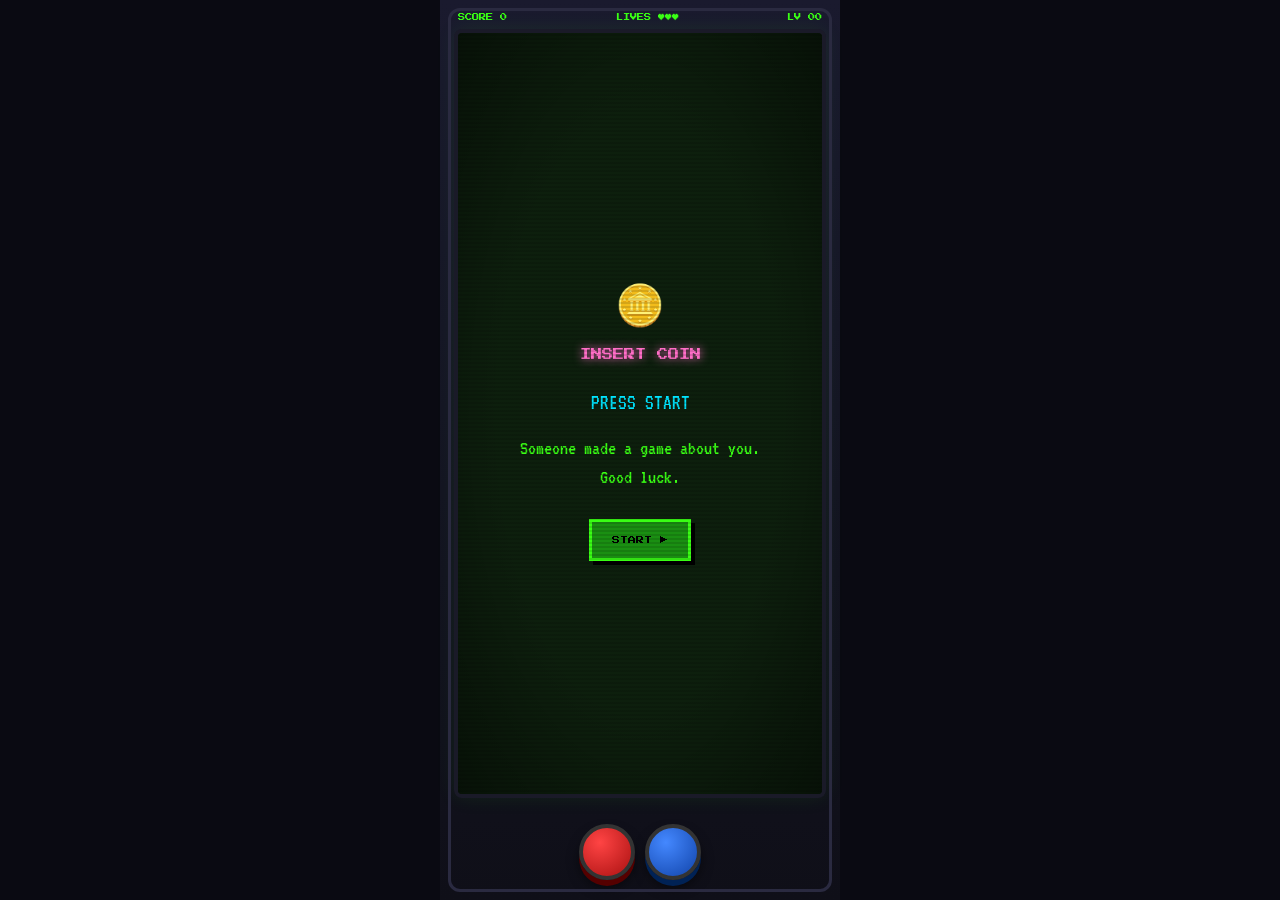
<file: birthday.html>
<!DOCTYPE html>
<html lang="en">
<head>
<meta charset="UTF-8">
<meta name="viewport" content="width=device-width, initial-scale=1.0, viewport-fit=cover">
<title>Birthday Roast — Arcade</title>
<link href="https://fonts.googleapis.com/css2?family=Press+Start+2P&family=VT323&display=swap" rel="stylesheet">
<style>
:root{--bg:#0a0a12;--crt:#0d1f0d;--green:#39ff14;--green-dim:#1a8f12;--amber:#ffb000;--pink:#ff6ec7;--cyan:#00e5ff;--scan:rgba(0,0,0,.12);}
*{box-sizing:border-box;margin:0;padding:0;}
html,body{height:100%;overflow:hidden;}
body{font-family:'VT323',monospace;background:var(--bg);color:var(--green);display:flex;align-items:center;justify-content:center;}
.cabinet{width:min(400px,100vw);height:100dvh;max-height:932px;display:flex;flex-direction:column;background:linear-gradient(180deg,#1a1a2e,#0f0f18);position:relative;}
.cabinet::before{content:'';position:absolute;inset:8px;border:3px solid #2a2a40;border-radius:12px;pointer-events:none;z-index:5;}
.hud{display:flex;justify-content:space-between;padding:14px 18px 8px;font-family:'Press Start 2P',monospace;font-size:.45rem;color:var(--amber);z-index:10;flex-shrink:0;}
.hud span{color:var(--green);}
.screen-wrap{flex:1;margin:0 14px 14px;position:relative;border-radius:8px;overflow:hidden;border:4px solid #1a1a28;box-shadow:inset 0 0 60px rgba(0,0,0,.8),0 0 20px rgba(57,255,20,.08);}
.screen{position:absolute;inset:0;background:var(--crt);display:flex;flex-direction:column;align-items:center;justify-content:center;padding:20px 16px;text-align:center;overflow-y:auto;}
.screen::after{content:'';position:absolute;inset:0;background:repeating-linear-gradient(0deg,transparent,transparent 2px,var(--scan) 2px,var(--scan) 4px);pointer-events:none;z-index:20;animation:scanroll 8s linear infinite;}
@keyframes scanroll{to{background-position:0 4px;}}
.screen::before{content:'';position:absolute;inset:0;background:radial-gradient(ellipse at 50% 50%,transparent 55%,rgba(0,0,0,.45));pointer-events:none;z-index:19;}
.crt-content{position:relative;z-index:10;width:100%;max-width:320px;}
.pixel-title{font-family:'Press Start 2P',monospace;font-size:clamp(.55rem,3.2vw,.7rem);line-height:1.8;color:var(--pink);text-shadow:0 0 10px var(--pink);margin-bottom:1.5rem;}
.pixel-sub{font-size:1.35rem;color:var(--cyan);margin-bottom:1rem;line-height:1.3;}
.pixel-body{font-size:1.25rem;line-height:1.45;color:var(--green);margin-bottom:1.2rem;}
.pixel-box{border:2px dashed var(--amber);padding:12px;font-size:1.15rem;color:var(--amber);margin:1rem 0;line-height:1.4;}
.level-banner{font-family:'Press Start 2P',monospace;font-size:.5rem;color:var(--cyan);letter-spacing:.1em;margin-bottom:.5rem;}
.btn-arcade{
  font-family:'Press Start 2P',monospace;font-size:.5rem;padding:14px 20px;
  background:var(--green-dim);color:#000;border:3px solid var(--green);
  cursor:pointer;text-transform:uppercase;box-shadow:4px 4px 0 #000;
  transition:transform .1s,box-shadow .1s;-webkit-tap-highlight-color:transparent;
  margin-top:.5rem;
}
.btn-arcade:active{transform:translate(2px,2px);box-shadow:2px 2px 0 #000;}
.btn-arcade--pink{background:#8f2060;border-color:var(--pink);color:#fff;}
.coin-slot{font-size:2.5rem;margin:1rem 0;animation:coinBlink 1.2s step-end infinite;}
@keyframes coinBlink{50%{opacity:.4;}}
.profile-box{border:2px solid var(--cyan);padding:16px;margin:1rem 0;text-align:left;}
.profile-row{font-size:1.2rem;margin:.35rem 0;display:flex;gap:8px;}
.profile-row span:first-child{color:var(--amber);min-width:90px;}
.score-pop{position:absolute;top:50%;left:50%;transform:translate(-50%,-50%);font-family:'Press Start 2P',monospace;font-size:1rem;color:var(--amber);animation:scoreUp .8s ease forwards;pointer-events:none;z-index:30;}
@keyframes scoreUp{0%{opacity:1;transform:translate(-50%,-50%) scale(1);}100%{opacity:0;transform:translate(-50%,-120%) scale(1.4);}}
.controls{display:flex;gap:10px;justify-content:center;padding:12px 14px 20px;flex-shrink:0;}
.arcade-btn{width:56px;height:56px;border-radius:50%;border:4px solid #333;background:radial-gradient(circle at 35% 30%,#ff4444,#aa1111);box-shadow:0 6px 0 #550000,0 8px 12px rgba(0,0,0,.5);cursor:pointer;-webkit-tap-highlight-color:transparent;}
.arcade-btn:active{transform:translateY(4px);box-shadow:0 2px 0 #550000;}
.arcade-btn--b{background:radial-gradient(circle at 35% 30%,#4488ff,#1144aa);box-shadow:0 6px 0 #002255,0 8px 12px rgba(0,0,0,.5);}
.arcade-btn--b:active{box-shadow:0 2px 0 #002255;}
.flash-overlay{position:absolute;inset:0;background:#fff;opacity:0;pointer-events:none;z-index:25;transition:opacity .15s;}
.flash-overlay.on{opacity:.25;}
.hidden{display:none!important;}
.particles{position:absolute;inset:0;pointer-events:none;z-index:15;overflow:hidden;}
.particle{position:absolute;font-size:.8rem;animation:pixFall linear forwards;}
@keyframes pixFall{to{transform:translateY(110vh) rotate(360deg);opacity:0;}}
@media(prefers-reduced-motion:reduce){.screen::after,.coin-slot,.particle{animation:none!important;}}
</style>
</head>
<body>
<div class="cabinet">
  <div class="hud">
    <span>SCORE <span id="score">0</span></span>
    <span>LIVES <span id="lives">♥♥♥</span></span>
    <span>LV <span id="level">00</span></span>
  </div>
  <div class="screen-wrap">
    <div class="flash-overlay" id="flash"></div>
    <div class="particles" id="particles"></div>
    <div class="screen" id="screen"></div>
  </div>
  <div class="controls">
    <button class="arcade-btn" id="btnA" aria-label="A button"></button>
    <button class="arcade-btn arcade-btn--b" id="btnB" aria-label="B button"></button>
  </div>
</div>
<script>
/* ========== EXPERIENCE CONFIG ========== */
const EXPERIENCE = {
  recipient: 'ALEX',
  sender: 'THE SQUAD',
  title: 'BIRTHDAY ROAST',
  subtitle: 'PLAYER ONE',
  levels: [
    { type:'intro', label:'INSERT COIN', title:'PRESS START', body:'Someone made a game about you.\nGood luck.' },
    { type:'profile', label:'PLAYER PROFILE', title:'' },
    { type:'level', num:1, label:'LEVEL 01', title:'THE ROAST', body:'You are officially the person who says "five more minutes" and disappears for forty-five.', box:'EVIDENCE: 47 unread "where are you?" texts' },
    { type:'level', num:2, label:'LEVEL 02', title:'MEMORIES', body:'Remember when you tried to cook pasta and set off the smoke alarm? We do. We all do.', box:null },
    { type:'bonus', label:'BONUS ROUND', title:'ACHIEVEMENT UNLOCKED', body:'Survived another year of your nonsense. Respect.', box:'+1000 FRIENDSHIP POINTS' },
    { type:'boss', label:'FINAL BOSS', title:'THE TRUTH', body:'Under all the chaos, you\'re the one we call first. Don\'t let it go to your head.', box:null },
    { type:'finale', label:'GAME OVER?', title:'HAPPY BIRTHDAY', body:'You win. Barely.\nNow go eat cake.', box:'— ' }
  ]
};
/* ======================================= */

const screen = document.getElementById('screen');
const scoreEl = document.getElementById('score');
const levelEl = document.getElementById('level');
const flash = document.getElementById('flash');
let step = 0, score = 0;
const reduceMotion = matchMedia('(prefers-reduced-motion: reduce)').matches;

function render(){
  const s = EXPERIENCE.levels[step];
  if(!s) return;
  levelEl.textContent = s.num ? String(s.num).padStart(2,'0') : '00';

  if(s.type === 'intro'){
    screen.innerHTML = `
      <div class="crt-content">
        <div class="coin-slot">🪙</div>
        <p class="pixel-title">${s.label}</p>
        <p class="pixel-sub">${s.title}</p>
        <p class="pixel-body">${s.body.replace(/\n/g,'<br>')}</p>
        <button class="btn-arcade" id="nextBtn">START ▶</button>
      </div>`;
  } else if(s.type === 'profile'){
    screen.innerHTML = `
      <div class="crt-content">
        <p class="level-banner">${s.label}</p>
        <div class="profile-box">
          <div class="profile-row"><span>NAME:</span> ${EXPERIENCE.recipient}</div>
          <div class="profile-row"><span>CLASS:</span> CHAOS MAGE</div>
          <div class="profile-row"><span>HP:</span> ██████░░░░</div>
          <div class="profile-row"><span>WEAKNESS:</span> CAKE</div>
          <div class="profile-row"><span>TEAM:</span> ${EXPERIENCE.sender}</div>
        </div>
        <button class="btn-arcade" id="nextBtn">READY ▶</button>
      </div>`;
  } else if(s.type === 'finale'){
    screen.innerHTML = `
      <div class="crt-content">
        <p class="level-banner">${s.label}</p>
        <p class="pixel-title" style="color:var(--amber)">${s.title}</p>
        <p class="pixel-body">${EXPERIENCE.recipient}!!!</p>
        <p class="pixel-body">${s.body.replace(/\n/g,'<br>')}</p>
        <p class="pixel-box">${s.box}${EXPERIENCE.sender}</p>
        <button class="btn-arcade btn-arcade--pink" id="nextBtn">PLAY AGAIN ↻</button>
      </div>`;
    launchParticles();
  } else {
    screen.innerHTML = `
      <div class="crt-content">
        <p class="level-banner">${s.label}</p>
        <p class="pixel-sub">${s.title}</p>
        <p class="pixel-body">${s.body}</p>
        ${s.box ? `<p class="pixel-box">${s.box}</p>` : ''}
        <button class="btn-arcade" id="nextBtn">NEXT ▶</button>
      </div>`;
    if(s.type === 'boss') flashOnce();
  }

  document.getElementById('nextBtn')?.addEventListener('click', advance);
}

function advance(){
  if(step < EXPERIENCE.levels.length - 1){
    step++;
    score += step * 250;
    scoreEl.textContent = score;
    popScore();
    render();
  } else {
    step = 0; score = 0; scoreEl.textContent = '0';
    render();
  }
}

function popScore(){
  const el = document.createElement('div');
  el.className = 'score-pop';
  el.textContent = '+' + (step * 250);
  document.querySelector('.screen-wrap').appendChild(el);
  setTimeout(() => el.remove(), 800);
}

function flashOnce(){
  if(reduceMotion) return;
  flash.classList.add('on');
  setTimeout(() => flash.classList.remove('on'), 150);
}

function launchParticles(){
  if(reduceMotion) return;
  const host = document.getElementById('particles');
  const chars = ['★','♦','●','▲','■'];
  for(let i=0;i<30;i++){
    const p = document.createElement('div');
    p.className = 'particle';
    p.textContent = chars[i%chars.length];
    p.style.left = Math.random()*100+'%';
    p.style.color = ['var(--pink)','var(--cyan)','var(--amber)','var(--green)'][i%4];
    p.style.animationDuration = (1.5+Math.random()*2)+'s';
    p.style.animationDelay = Math.random()*0.5+'s';
    host.appendChild(p);
    setTimeout(() => p.remove(), 4000);
  }
}

document.getElementById('btnA').addEventListener('click', advance);
document.getElementById('btnB').addEventListener('click', advance);
render();
</script>
</body>
</html>
</file>
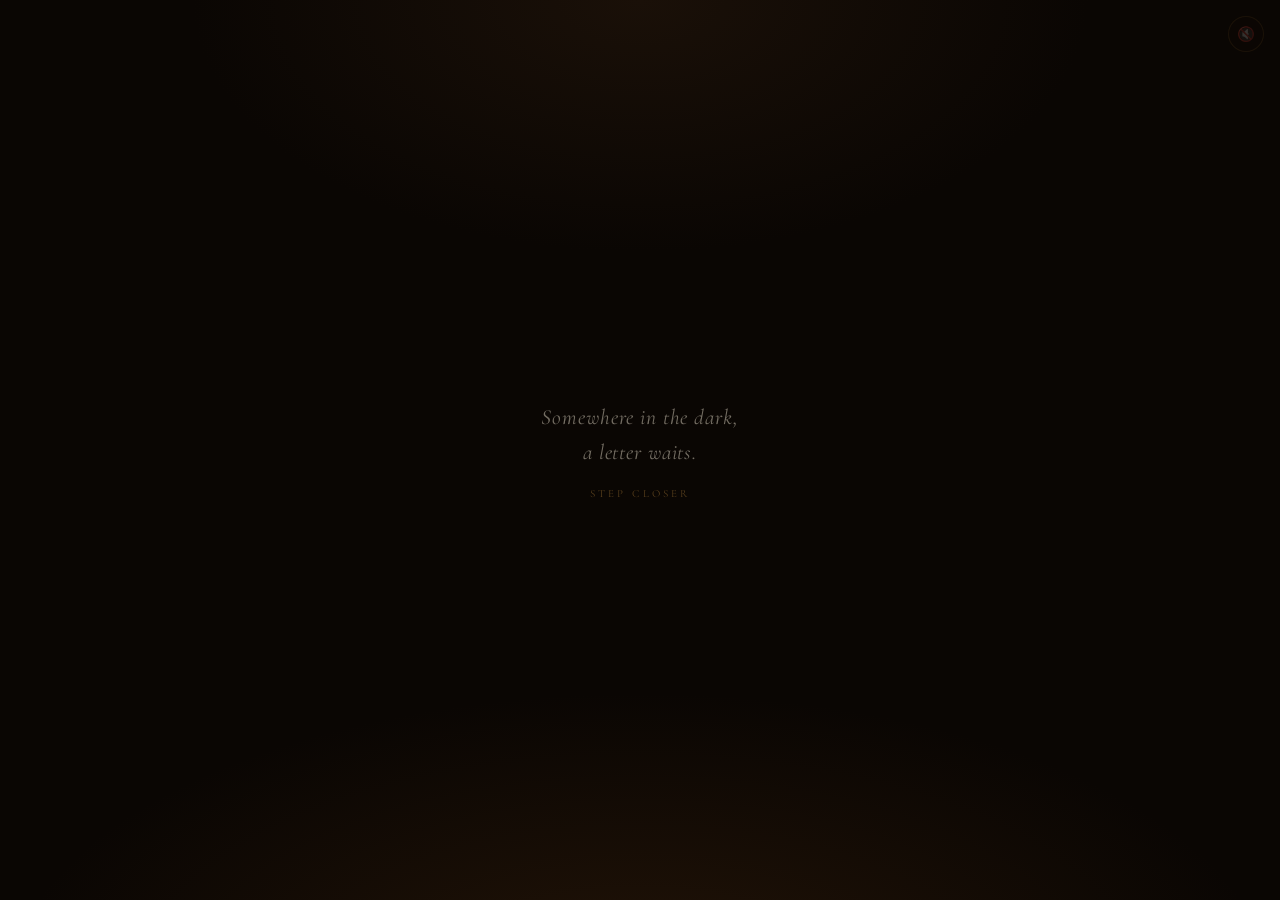
<file: confession.html>
<!DOCTYPE html>
<html lang="en">
<head>
<meta charset="UTF-8">
<meta name="viewport" content="width=device-width, initial-scale=1.0, maximum-scale=1.0">
<meta name="theme-color" content="#0d0804">
<title>The Unsent Letter</title>
<style>
  @import url('https://fonts.googleapis.com/css2?family=Caveat:wght@400;600;700&family=Cormorant+Garamond:ital,wght@0,400;0,500;0,600;1,400;1,500&display=swap');

  :root{
    --ink:#2a1810;--ink-soft:#4a3528;--paper:#f4ead8;--paper-edge:#d9c9a8;
    --wood:#3d2817;--wood-dark:#1f1208;--wax:#6b1c1c;--wax-light:#9a3030;
    --flame:#ffb347;--flame-core:#fff4c4;--amber:#e8a84a;--room:#0a0603;
    --ease:cubic-bezier(.22,1,.36,1);--ease-flap:cubic-bezier(.645,.045,.355,1);
  }
  *{box-sizing:border-box;margin:0;padding:0;}
  html,body{height:100%;overflow-x:hidden;}
  body{
    min-height:100dvh;background:var(--room);color:var(--ink);
    font-family:'Cormorant Garamond',Georgia,serif;
    -webkit-tap-highlight-color:transparent;
  }

  /* ── Room & candlelight ── */
  .scene{position:fixed;inset:0;overflow:hidden;}
  .room{
    position:absolute;inset:0;
    background:
      radial-gradient(ellipse 90% 60% at 50% 110%,rgba(80,45,15,.35),transparent 55%),
      radial-gradient(ellipse 50% 40% at 50% 0%,#1a1008 0%,var(--room) 70%);
    opacity:1;transition:opacity 1.4s var(--ease);
  }
  .room-glow{
    position:absolute;left:50%;top:28%;width:min(340px,85vw);height:min(340px,85vw);
    transform:translate(-50%,-50%);
    background:radial-gradient(circle,rgba(255,170,60,.18) 0%,rgba(200,100,30,.06) 35%,transparent 65%);
    pointer-events:none;opacity:0;transition:opacity 2s ease 1s;
  }
  .scene.phase-desk .room-glow,.scene.phase-letter .room-glow,.scene.phase-reading .room-glow{opacity:1;}
  .candle{
    position:absolute;left:50%;top:14%;transform:translateX(-50%) scale(.6);
    opacity:0;transition:opacity 1.2s ease .6s,transform 1.2s var(--ease) .6s;
    z-index:5;pointer-events:none;
  }
  .scene.phase-desk .candle,.scene.phase-letter .candle,.scene.phase-reading .candle{
    opacity:1;transform:translateX(-50%) scale(1);
  }
  .candle-body{
    width:14px;height:52px;margin:0 auto;
    background:linear-gradient(90deg,#e8dcc8,#f5efe3 40%,#d4c4a8);
    border-radius:3px 3px 6px 6px;
    box-shadow:inset -2px 0 4px rgba(0,0,0,.12);
  }
  .candle-flame{
    width:18px;height:28px;margin:-2px auto 0;
    background:radial-gradient(ellipse at 50% 80%,var(--flame) 0%,#e06020 55%,transparent 72%);
    border-radius:50% 50% 50% 50%/60% 60% 40% 40%;
    filter:blur(.3px);
    animation:flicker 2.8s ease-in-out infinite;
    box-shadow:0 0 22px rgba(255,150,50,.55),0 0 48px rgba(255,100,20,.25);
  }
  @keyframes flicker{
    0%,100%{transform:scale(1) rotate(-1deg);opacity:.95;}
    25%{transform:scale(1.06,.94) rotate(1deg);opacity:1;}
    50%{transform:scale(.96,1.04) rotate(-2deg);opacity:.88;}
    75%{transform:scale(1.03,.97) rotate(.5deg);opacity:.97;}
  }

  /* ── Intro whisper ── */
  .intro{
    position:absolute;inset:0;z-index:20;display:flex;flex-direction:column;
    align-items:center;justify-content:center;gap:18px;padding:24px;
    text-align:center;cursor:pointer;
    transition:opacity .9s ease,visibility .9s;
  }
  .scene.phase-desk .intro,.scene.phase-letter .intro,.scene.phase-reading .intro{
    opacity:0;visibility:hidden;pointer-events:none;
  }
  .intro p{
    font-family:'Cormorant Garamond',serif;font-style:italic;
    font-size:clamp(1.1rem,4.5vw,1.35rem);color:rgba(244,234,216,.45);
    letter-spacing:.04em;line-height:1.6;max-width:280px;
  }
  .intro-hint{
    font-size:.68rem;letter-spacing:.28em;text-transform:uppercase;
    color:rgba(232,168,74,.35);animation:hintPulse 3s ease-in-out infinite;
  }
  @keyframes hintPulse{0%,100%{opacity:.5;}50%{opacity:1;}}

  /* ── Wooden desk ── */
  .desk{
    position:absolute;left:0;right:0;bottom:0;height:42%;
    background:
      linear-gradient(180deg,transparent 0%,rgba(0,0,0,.5) 8%,transparent 12%),
      repeating-linear-gradient(92deg,rgba(0,0,0,.04) 0 2px,transparent 2px 28px),
      linear-gradient(175deg,#4a3020 0%,var(--wood) 30%,#2e1c10 70%,var(--wood-dark) 100%);
    border-top:1px solid rgba(180,140,80,.12);
    box-shadow:inset 0 8px 24px rgba(0,0,0,.35);
    transform:translateY(100%);transition:transform 1.3s var(--ease) .2s;
    z-index:2;
  }
  .desk::before{
    content:"";position:absolute;inset:0;
    background:radial-gradient(ellipse 70% 40% at 50% 0%,rgba(255,160,60,.08),transparent 60%);
    pointer-events:none;
  }
  .scene.phase-desk .desk,.scene.phase-letter .desk,.scene.phase-reading .desk{
    transform:translateY(0);
  }

  /* ── Stage ── */
  .stage{
    position:absolute;left:50%;bottom:18%;transform:translateX(-50%);
    width:min(360px,92vw);height:min(420px,58vh);
    perspective:1200px;perspective-origin:50% 30%;
    z-index:10;
    opacity:0;transition:opacity .8s ease 1s;
  }
  .scene.phase-desk .stage,.scene.phase-letter .stage,.scene.phase-reading .stage{opacity:1;}

  /* ── Envelope ── */
  .envelope{
    position:absolute;left:50%;bottom:8%;transform:translateX(-50%);
    width:min(300px,82vw);height:min(190px,44vw);
    transform-style:preserve-3d;cursor:pointer;
    transition:transform .9s var(--ease),opacity .7s ease;
    animation:envBreathe 4s ease-in-out infinite;
  }
  @keyframes envBreathe{
    0%,100%{transform:translateX(-50%) rotate(-.3deg);}
    50%{transform:translateX(-50%) rotate(.4deg) translateY(-3px);}
  }
  .scene.phase-letter .envelope,.scene.phase-reading .envelope{
    animation:none;opacity:0;pointer-events:none;
    transform:translateX(-50%) translateY(30px) scale(.92);
  }
  .env-back{
    position:absolute;inset:0;border-radius:4px;
    background:linear-gradient(160deg,#e8dcc4,#d4c4a0);
    box-shadow:0 4px 20px rgba(0,0,0,.45),inset 0 1px 0 rgba(255,255,255,.3);
  }
  .env-pocket{
    position:absolute;left:0;right:0;bottom:0;height:62%;
    background:linear-gradient(180deg,#c9b88e,#b8a478);
    clip-path:polygon(0 0,50% 38%,100% 0,100% 100%,0 100%);
    z-index:2;
  }
  .env-flap-wrap{
    position:absolute;inset:0 0 auto;height:100%;z-index:4;
    transform-style:preserve-3d;transform-origin:50% 0%;
    transition:transform 1.1s var(--ease-flap);
  }
  .env-flap{
    position:absolute;inset:0;
    background:linear-gradient(175deg,#ede2c8,#d8c8a4);
    clip-path:polygon(0 0,100% 0,50% 58%);
    box-shadow:0 6px 16px rgba(0,0,0,.2);
    backface-visibility:hidden;
  }
  .env-flap-wrap.open{transform:rotateX(-175deg);}
  .wax-seal{
    position:absolute;left:50%;top:52%;transform:translate(-50%,-50%);
    width:46px;height:46px;border-radius:50%;z-index:6;
    background:radial-gradient(circle at 38% 32%,var(--wax-light),var(--wax) 55%,#3d0e0e);
    box-shadow:0 3px 10px rgba(0,0,0,.4),inset 0 2px 4px rgba(255,255,255,.15);
    display:flex;align-items:center;justify-content:center;
    font-family:'Cormorant Garamond',serif;font-weight:600;font-size:1.1rem;
    color:rgba(255,220,180,.75);letter-spacing:.05em;
    transition:transform .5s var(--ease),opacity .4s ease;
  }
  .wax-seal.breaking{animation:sealBreak .55s var(--ease) forwards;}
  @keyframes sealBreak{
    0%{transform:translate(-50%,-50%) scale(1);}
    40%{transform:translate(-50%,-50%) scale(1.15);}
    100%{transform:translate(-50%,-50%) scale(0) rotate(20deg);opacity:0;}
  }
  .env-prompt{
    position:absolute;left:50%;top:78%;transform:translateX(-50%);
    font-size:.62rem;letter-spacing:.24em;text-transform:uppercase;
    color:rgba(244,234,216,.4);white-space:nowrap;pointer-events:none;
    transition:opacity .4s;
  }
  .scene.phase-letter .env-prompt{opacity:0;}

  /* ── Letter ── */
  .letter{
    position:absolute;left:50%;bottom:6%;
    width:min(320px,88vw);height:min(440px,62vh);
    transform:translateX(-50%) translateY(80px) rotateX(12deg) scale(.78);
    transform-style:preserve-3d;opacity:0;pointer-events:none;
    transition:transform 1.2s var(--ease),opacity .6s ease;
    z-index:15;
  }
  .scene.phase-letter .letter{
    transform:translateX(-50%) translateY(-10px) rotateX(4deg) scale(.92);
    opacity:1;
  }
  .scene.phase-reading .letter{
    transform:translateX(-50%) translateY(-24px) rotateX(0deg) scale(1);
    opacity:1;pointer-events:auto;
  }
  .letter-paper{
    position:absolute;inset:0;border-radius:2px;
    background:
      linear-gradient(180deg,rgba(255,255,255,.12) 0%,transparent 6%),
      repeating-linear-gradient(0deg,transparent,transparent 27px,rgba(180,150,100,.08) 27px,rgba(180,150,100,.08) 28px),
      linear-gradient(165deg,var(--paper) 0%,#ebe0cc 50%,#dfd0b4 100%);
    box-shadow:0 2px 0 var(--paper-edge),0 20px 50px rgba(0,0,0,.5),0 4px 12px rgba(0,0,0,.25);
    overflow:hidden;display:flex;flex-direction:column;
  }
  .letter-paper::before{
    content:"";position:absolute;left:0;top:0;bottom:0;width:3px;
    background:linear-gradient(180deg,rgba(180,140,80,.25),rgba(180,140,80,.08));
  }
  .letter-fold{
    position:absolute;top:0;left:0;right:0;height:0;
    background:linear-gradient(180deg,#e0d0b0,#f0e6d0);
    box-shadow:0 2px 8px rgba(0,0,0,.15);
    transition:height 1s var(--ease) .3s;z-index:3;
  }
  .scene.phase-reading .letter-fold{height:0;}
  .scene.phase-letter .letter-fold{height:38%;}

  /* ── Letter content ── */
  .letter-header{
    padding:20px 22px 10px;display:flex;justify-content:space-between;align-items:flex-start;
    border-bottom:1px solid rgba(42,24,16,.1);flex-shrink:0;position:relative;z-index:5;
  }
  .letter-to{
    font-family:'Caveat',cursive;font-size:1.5rem;font-weight:600;color:var(--ink);
    line-height:1.2;
  }
  .letter-to span{display:block;font-family:'Cormorant Garamond',serif;font-style:italic;
    font-size:.75rem;font-weight:400;color:var(--ink-soft);letter-spacing:.12em;margin-top:2px;}
  .page-dots{display:flex;gap:7px;padding-top:6px;}
  .dot{
    width:7px;height:7px;border-radius:50%;
    background:rgba(42,24,16,.15);border:1px solid rgba(42,24,16,.2);
    cursor:pointer;transition:all .35s var(--ease);
  }
  .dot.active{background:var(--wax);border-color:var(--wax-light);transform:scale(1.35);
    box-shadow:0 0 8px rgba(107,28,28,.35);}

  .pages{flex:1;position:relative;overflow:hidden;z-index:5;}
  .page{
    position:absolute;inset:0;padding:18px 22px 14px;
    display:flex;flex-direction:column;gap:10px;
    opacity:0;transform:translateY(12px);pointer-events:none;
    transition:opacity .5s var(--ease),transform .5s var(--ease);
  }
  .page.active{opacity:1;transform:none;pointer-events:auto;}

  .page-label{
    font-size:.62rem;letter-spacing:.22em;text-transform:uppercase;
    color:var(--amber);font-weight:500;
  }
  .page-title{
    font-family:'Caveat',cursive;font-size:clamp(1.65rem,6vw,2rem);
    font-weight:700;color:var(--ink);line-height:1.15;
  }
  .page-body{
    font-size:1.05rem;color:var(--ink-soft);line-height:1.7;
  }
  .page-body .revealed{opacity:1;}
  .page-body .char{opacity:0;display:inline;}
  .page-body.revealing .char{animation:charIn .02s ease forwards;}
  @keyframes charIn{to{opacity:1;}}
  .ink-box{
    margin-top:4px;padding:12px 14px;
    border-left:2px solid var(--wax);
    font-family:'Caveat',cursive;font-size:1.25rem;font-weight:600;
    color:var(--ink);line-height:1.5;
    background:rgba(107,28,28,.04);border-radius:0 4px 4px 0;
    opacity:0;transform:translateX(-8px);
    transition:opacity .6s ease .2s,transform .6s var(--ease) .2s;
  }
  .page.active .ink-box.show{opacity:1;transform:none;}

  .photo-slide{
    margin-top:auto;align-self:center;
    width:min(200px,70%);aspect-ratio:4/3;border-radius:3px;
    background:linear-gradient(135deg,#d4c4a8,#b8a888);
    box-shadow:0 4px 16px rgba(0,0,0,.25),0 0 0 3px var(--paper),0 0 0 4px rgba(180,150,100,.3);
    overflow:hidden;opacity:0;transform:translateY(24px) rotate(-2deg);
    transition:opacity .7s var(--ease),transform .7s var(--ease);
  }
  .page.active .photo-slide.show{opacity:1;transform:translateY(0) rotate(-1deg);}
  .photo-slide img{width:100%;height:100%;object-fit:cover;display:block;}
  .photo-placeholder{
    width:100%;height:100%;display:flex;align-items:center;justify-content:center;
    font-family:'Cormorant Garamond',serif;font-style:italic;font-size:.85rem;
    color:rgba(42,24,16,.35);
  }

  .letter-footer{
    padding:12px 22px 18px;display:flex;justify-content:space-between;align-items:center;
    border-top:1px solid rgba(42,24,16,.08);flex-shrink:0;position:relative;z-index:5;
  }
  .letter-from{
    font-family:'Caveat',cursive;font-size:1.3rem;color:var(--ink-soft);
  }
  .nav-btn{
    background:transparent;border:1px solid rgba(42,24,16,.2);
    color:var(--ink-soft);font-family:'Cormorant Garamond',serif;
    font-size:.78rem;letter-spacing:.08em;padding:6px 14px;border-radius:2px;
    cursor:pointer;transition:all .3s ease;
  }
  .nav-btn:hover{border-color:var(--wax);color:var(--wax);}
  .nav-btn:disabled{opacity:.25;cursor:default;}
  .nav-btn.finale{border-color:var(--wax);color:var(--wax);font-style:italic;}

  /* ── Finale calm overlay ── */
  .finale-glow{
    position:absolute;inset:0;pointer-events:none;z-index:30;
    background:radial-gradient(ellipse at 50% 50%,rgba(255,180,80,.08),transparent 65%);
    opacity:0;transition:opacity 1.5s ease;
  }
  .finale-glow.show{opacity:1;}

  /* ── Audio toggle ── */
  .audio-btn{
    position:fixed;top:16px;right:16px;z-index:50;
    width:36px;height:36px;border-radius:50%;
    background:rgba(20,12,6,.6);border:1px solid rgba(232,168,74,.2);
    color:rgba(244,234,216,.5);font-size:.9rem;cursor:pointer;
    display:flex;align-items:center;justify-content:center;
    transition:background .3s,border-color .3s;
  }
  .audio-btn:hover{border-color:rgba(232,168,74,.45);}
  .audio-btn.unmuted{color:var(--amber);border-color:rgba(232,168,74,.5);}

  /* ── Reduced motion ── */
  @media(prefers-reduced-motion:reduce){
    *,*::before,*::after{animation:none!important;transition-duration:.01ms!important;}
    .page-body .char{opacity:1!important;}
    .intro-hint{animation:none;}
    .envelope{animation:none;}
  }
</style>
</head>
<body>

<button class="audio-btn" id="audioBtn" aria-label="Toggle ambient audio" title="Ambient sound">🔇</button>

<div class="scene" id="scene">
  <div class="room" aria-hidden="true"></div>
  <div class="room-glow" aria-hidden="true"></div>

  <div class="candle" aria-hidden="true">
    <div class="candle-flame"></div>
    <div class="candle-body"></div>
  </div>

  <div class="intro" id="intro" role="button" tabindex="0" aria-label="Enter the room">
    <p>Somewhere in the dark,<br>a letter waits.</p>
    <span class="intro-hint">Step closer</span>
  </div>

  <div class="desk" aria-hidden="true"></div>

  <div class="stage">
    <div class="envelope" id="envelope" role="button" tabindex="0" aria-label="Open the sealed letter">
      <div class="env-back"></div>
      <div class="env-pocket"></div>
      <div class="env-flap-wrap" id="flapWrap">
        <div class="env-flap"></div>
      </div>
      <div class="wax-seal" id="waxSeal"></div>
      <span class="env-prompt" id="envPrompt">Tap the seal</span>
    </div>

    <div class="letter" id="letter">
      <div class="letter-fold" aria-hidden="true"></div>
      <div class="letter-paper">
        <div class="letter-header">
          <div class="letter-to" id="letterTo"></div>
          <div class="page-dots" id="pageDots"></div>
        </div>
        <div class="pages" id="pages"></div>
        <div class="letter-footer">
          <button class="nav-btn" id="prevBtn" disabled>← Back</button>
          <div class="letter-from" id="letterFrom"></div>
          <button class="nav-btn" id="nextBtn">Continue →</button>
        </div>
      </div>
    </div>
  </div>

  <div class="finale-glow" id="finaleGlow" aria-hidden="true"></div>
</div>

<audio id="ambientAudio" loop preload="none"></audio>

<script>
/* =============================================
   EXPERIENCE CONFIG — edit content here
   ============================================= */
const EXPERIENCE = {
  recipient: 'Maya',
  sender: '— someone who couldn\'t say it out loud',
  promptLabel: 'Tap the seal',
  sealInitials: 'Y',
  audioSrc: '', // paste ambient audio URL, or leave empty
  pages: [
    {
      label: 'What I never said',
      title: 'I\'ve been carrying this.',
      body: 'Not because I didn\'t care — but because I cared too much to risk saying it wrong. Every time I almost told you, the words turned to dust.',
      box: null,
      photo: null
    },
    {
      label: 'The truth',
      title: 'You changed everything.',
      body: 'The way you laugh at things no one else notices. The quiet mornings. The way you made ordinary days feel like they meant something. I noticed all of it.',
      box: 'I think about you when the room goes quiet.',
      photo: null // e.g. 'assets/photo1.jpg'
    },
    {
      label: 'This is it',
      title: 'I love you.',
      body: 'Not as a passing thought. Not as something I\'ll take back tomorrow. I love you — and this letter is the most honest I\'ve ever been.',
      box: 'You don\'t have to answer. I just needed you to know.',
      photo: null
    }
  ]
};
/* ============================================= */

const scene = document.getElementById('scene');
const intro = document.getElementById('intro');
const envelope = document.getElementById('envelope');
const flapWrap = document.getElementById('flapWrap');
const waxSeal = document.getElementById('waxSeal');
const letter = document.getElementById('letter');
const pagesEl = document.getElementById('pages');
const dotsEl = document.getElementById('pageDots');
const prevBtn = document.getElementById('prevBtn');
const nextBtn = document.getElementById('nextBtn');
const finaleGlow = document.getElementById('finaleGlow');
const audioBtn = document.getElementById('audioBtn');
const ambientAudio = document.getElementById('ambientAudio');
const reduceMotion = matchMedia('(prefers-reduced-motion: reduce)').matches;

document.getElementById('letterTo').innerHTML = EXPERIENCE.recipient + '<span>dear</span>';
document.getElementById('letterFrom').textContent = EXPERIENCE.sender;
document.getElementById('envPrompt').textContent = EXPERIENCE.promptLabel;
waxSeal.textContent = EXPERIENCE.sealInitials;

if (EXPERIENCE.audioSrc) ambientAudio.src = EXPERIENCE.audioSrc;

const total = EXPERIENCE.pages.length;
let current = 0, phase = 'dark', opened = false, revealing = false;

/* Build pages */
EXPERIENCE.pages.forEach((p, i) => {
  const page = document.createElement('div');
  page.className = 'page' + (i === 0 ? ' active' : '');
  page.dataset.i = i;
  page.innerHTML =
    '<div class="page-label">' + p.label + '</div>' +
    '<div class="page-title">' + p.title + '</div>' +
    '<div class="page-body" data-body></div>' +
    (p.box ? '<div class="ink-box">' + p.box + '</div>' : '') +
    (p.photo ? '<div class="photo-slide"><img src="' + p.photo + '" alt=""></div>' : '');
  pagesEl.appendChild(page);

  const dot = document.createElement('div');
  dot.className = 'dot' + (i === 0 ? ' active' : '');
  dot.addEventListener('click', e => { e.stopPropagation(); goTo(i); });
  dotsEl.appendChild(dot);
});

const pages = pagesEl.querySelectorAll('.page');
const dots = dotsEl.querySelectorAll('.dot');

/* Phase: dark → desk */
function enterRoom() {
  if (phase !== 'dark') return;
  phase = 'desk';
  scene.classList.add('phase-desk');
}
intro.addEventListener('click', enterRoom);
intro.addEventListener('keydown', e => { if (e.key === 'Enter' || e.key === ' ') { e.preventDefault(); enterRoom(); } });

/* Open envelope */
function openEnvelope() {
  if (opened || phase === 'dark') return;
  opened = true;
  waxSeal.classList.add('breaking');
  const delay = reduceMotion ? 0 : 400;
  setTimeout(() => {
    flapWrap.classList.add('open');
    phase = 'letter';
    scene.classList.remove('phase-desk');
    scene.classList.add('phase-letter');
    setTimeout(() => {
      scene.classList.remove('phase-letter');
      scene.classList.add('phase-reading');
      revealPage(0);
    }, reduceMotion ? 100 : 1400);
  }, delay);
}
envelope.addEventListener('click', openEnvelope);
envelope.addEventListener('keydown', e => { if (e.key === 'Enter' || e.key === ' ') { e.preventDefault(); openEnvelope(); } });

/* Gradual text reveal */
function revealPage(idx) {
  if (revealing) return;
  const page = pages[idx];
  const bodyEl = page.querySelector('[data-body]');
  const text = EXPERIENCE.pages[idx].body;
  const inkBox = page.querySelector('.ink-box');
  const photo = page.querySelector('.photo-slide');

  bodyEl.classList.remove('revealing');
  bodyEl.innerHTML = '';
  if (inkBox) inkBox.classList.remove('show');
  if (photo) photo.classList.remove('show');

  if (reduceMotion) {
    bodyEl.textContent = text;
    if (inkBox) inkBox.classList.add('show');
    if (photo) photo.classList.add('show');
    return;
  }

  revealing = true;
  const chars = text.split('');
  chars.forEach((ch, i) => {
    const span = document.createElement('span');
    span.className = 'char';
    span.textContent = ch;
    span.style.animationDelay = (i * 28) + 'ms';
    bodyEl.appendChild(span);
  });
  bodyEl.classList.add('revealing');

  const done = chars.length * 28 + 200;
  setTimeout(() => {
    if (inkBox) inkBox.classList.add('show');
    if (photo) setTimeout(() => photo.classList.add('show'), 300);
    revealing = false;
  }, done);
}

/* Navigation */
function goTo(target) {
  if (target === current || revealing || !opened) return;
  pages[current].classList.remove('active');
  current = target;
  pages[current].classList.add('active');
  syncNav();
  revealPage(current);
  if (current === total - 1) finaleGlow.classList.add('show');
  else finaleGlow.classList.remove('show');
}

function syncNav() {
  dots.forEach((d, i) => d.classList.toggle('active', i === current));
  prevBtn.disabled = current === 0;
  const last = current === total - 1;
  nextBtn.textContent = last ? 'Read again ↻' : 'Continue →';
  nextBtn.classList.toggle('finale', last);
}

prevBtn.addEventListener('click', e => { e.stopPropagation(); if (current > 0) goTo(current - 1); });
nextBtn.addEventListener('click', e => {
  e.stopPropagation();
  if (current < total - 1) goTo(current + 1);
  else goTo(0);
});
letter.addEventListener('click', e => {
  if (!opened || revealing) return;
  if (e.target.closest('.nav-btn') || e.target.closest('.dot')) return;
  if (current < total - 1) goTo(current + 1);
});

/* Audio toggle */
let audioOn = false;
audioBtn.addEventListener('click', () => {
  if (!EXPERIENCE.audioSrc) return;
  audioOn = !audioOn;
  audioBtn.textContent = audioOn ? '🔊' : '🔇';
  audioBtn.classList.toggle('unmuted', audioOn);
  audioOn ? ambientAudio.play().catch(() => {}) : ambientAudio.pause();
});
if (!EXPERIENCE.audioSrc) audioBtn.style.opacity = '.35';
</script>
</body>
</html>
</file>
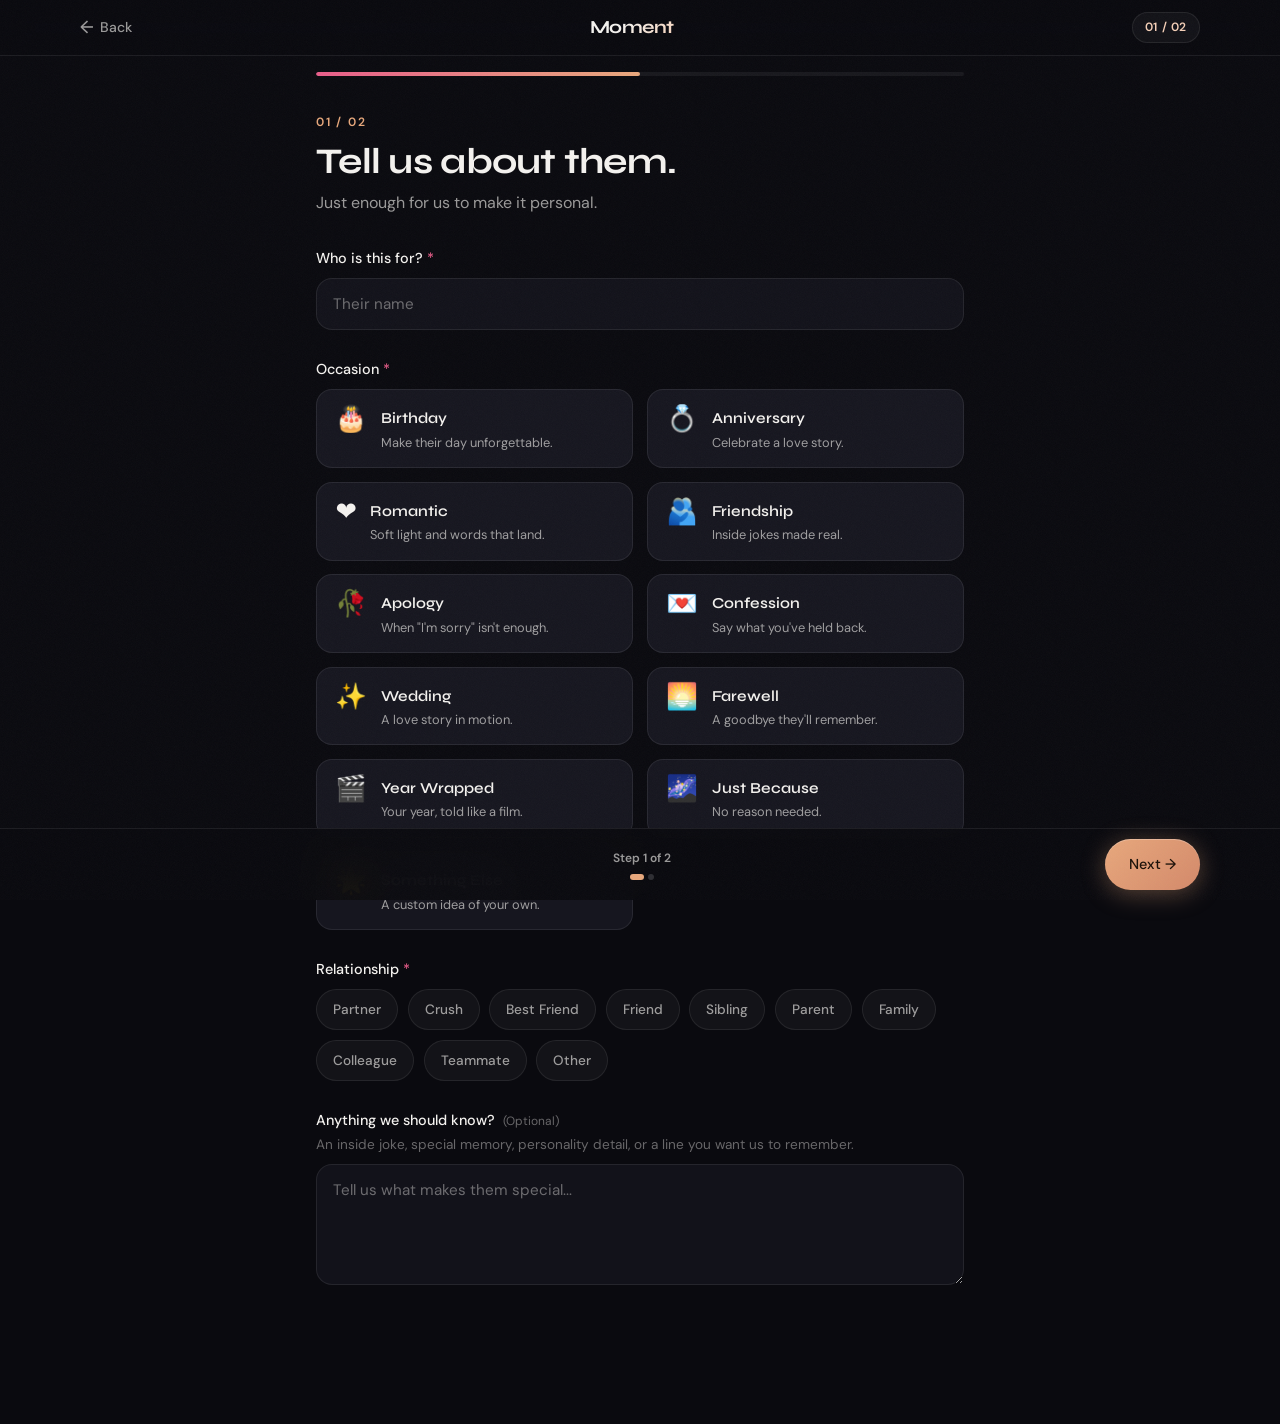
<file: create.html>
<!DOCTYPE html>
<html lang="en">
<head>
  <meta charset="UTF-8">
  <meta name="viewport" content="width=device-width, initial-scale=1.0">
  <meta name="description" content="Create your custom interactive digital experience with Moment.">
  <meta name="theme-color" content="#0a0a0f">
  <link rel="icon" href="assets/favicon.ico" type="image/x-icon">
  <link rel="stylesheet" href="style.css">
  <link rel="stylesheet" href="create.css">
  <title>Create Your Experience — Moment</title>
</head>
<body class="create-page">

  <header class="nav nav--scrolled" id="create-nav">
    <div class="nav__inner">
      <a href="index.html" class="nav__back" aria-label="Back to home">
        <span class="nav__back-icon">←</span> Back
      </a>
      <a href="index.html" class="nav__logo" data-brand>Moment</a>
      <div class="nav__step-badge" id="step-badge">01 / 02</div>
    </div>
  </header>

  <div class="draft-banner is-hidden" id="draft-banner" role="alert">
    <div class="draft-banner__content">
      <span class="draft-banner__icon">💾</span>
      <span class="draft-banner__text">You have an unfinished request saved.</span>
    </div>
    <div class="draft-banner__actions">
      <button type="button" class="btn btn--ghost btn--sm" id="btn-restore-draft">Continue</button>
      <button type="button" class="btn btn--text btn--sm" id="btn-discard-draft">Start Over</button>
    </div>
  </div>

  <main class="create-main">
    <div class="container create-container">
      <div class="progress-bar-wrap" aria-hidden="true">
        <div class="progress-bar-track">
          <div class="progress-bar-fill" id="progress-fill" style="width: 50%;"></div>
        </div>
      </div>

      <form id="experience-form" class="create-form" novalidate>

        <section class="form-step form-step--active" data-step="1" id="step-1">
          <div class="step-header">
            <span class="step-number">01 / 02</span>
            <h1 class="step-title">Tell us about them.</h1>
            <p class="step-subtitle">Just enough for us to make it personal.</p>
          </div>

          <div class="form-group">
            <label class="form-label" for="recipient-name">Who is this for? <span class="required-star">*</span></label>
            <input type="text" id="recipient-name" class="form-control" placeholder="Their name" autocomplete="off" required>
            <div class="field-error-msg" id="error-recipient-name" role="alert">Please enter their name.</div>
          </div>

          <div class="form-group">
            <label class="form-label">Occasion <span class="required-star">*</span></label>
            <div class="options-grid options-grid--occasions" id="occasion-options" role="group" aria-label="Occasion">
              <button type="button" class="option-card" data-occasion="birthday"><span class="option-card__icon">🎂</span><div class="option-card__text"><strong class="option-card__title">Birthday</strong><span class="option-card__desc">Make their day unforgettable.</span></div></button>
              <button type="button" class="option-card" data-occasion="anniversary"><span class="option-card__icon">💍</span><div class="option-card__text"><strong class="option-card__title">Anniversary</strong><span class="option-card__desc">Celebrate a love story.</span></div></button>
              <button type="button" class="option-card" data-occasion="romantic"><span class="option-card__icon">❤️</span><div class="option-card__text"><strong class="option-card__title">Romantic</strong><span class="option-card__desc">Soft light and words that land.</span></div></button>
              <button type="button" class="option-card" data-occasion="friendship"><span class="option-card__icon">🫂</span><div class="option-card__text"><strong class="option-card__title">Friendship</strong><span class="option-card__desc">Inside jokes made real.</span></div></button>
              <button type="button" class="option-card" data-occasion="apology"><span class="option-card__icon">🥀</span><div class="option-card__text"><strong class="option-card__title">Apology</strong><span class="option-card__desc">When "I'm sorry" isn't enough.</span></div></button>
              <button type="button" class="option-card" data-occasion="confession"><span class="option-card__icon">💌</span><div class="option-card__text"><strong class="option-card__title">Confession</strong><span class="option-card__desc">Say what you've held back.</span></div></button>
              <button type="button" class="option-card" data-occasion="wedding"><span class="option-card__icon">✨</span><div class="option-card__text"><strong class="option-card__title">Wedding</strong><span class="option-card__desc">A love story in motion.</span></div></button>
              <button type="button" class="option-card" data-occasion="farewell"><span class="option-card__icon">🌅</span><div class="option-card__text"><strong class="option-card__title">Farewell</strong><span class="option-card__desc">A goodbye they'll remember.</span></div></button>
              <button type="button" class="option-card" data-occasion="yearWrapped"><span class="option-card__icon">🎬</span><div class="option-card__text"><strong class="option-card__title">Year Wrapped</strong><span class="option-card__desc">Your year, told like a film.</span></div></button>
              <button type="button" class="option-card" data-occasion="justBecause"><span class="option-card__icon">🌌</span><div class="option-card__text"><strong class="option-card__title">Just Because</strong><span class="option-card__desc">No reason needed.</span></div></button>
              <button type="button" class="option-card" data-occasion="other"><span class="option-card__icon">🌟</span><div class="option-card__text"><strong class="option-card__title">Something Else</strong><span class="option-card__desc">A custom idea of your own.</span></div></button>
            </div>
            <div class="field-error-msg" id="error-occasion" role="alert">Please choose an occasion.</div>
          </div>

          <div class="form-group">
            <label class="form-label">Relationship <span class="required-star">*</span></label>
            <div class="chips-grid" id="relationship-chips" role="group" aria-label="Relationship">
              <button type="button" class="chip-btn" data-rel="Partner">Partner</button>
              <button type="button" class="chip-btn" data-rel="Crush">Crush</button>
              <button type="button" class="chip-btn" data-rel="Best Friend">Best Friend</button>
              <button type="button" class="chip-btn" data-rel="Friend">Friend</button>
              <button type="button" class="chip-btn" data-rel="Sibling">Sibling</button>
              <button type="button" class="chip-btn" data-rel="Parent">Parent</button>
              <button type="button" class="chip-btn" data-rel="Family">Family</button>
              <button type="button" class="chip-btn" data-rel="Colleague">Colleague</button>
              <button type="button" class="chip-btn" data-rel="Teammate">Teammate</button>
              <button type="button" class="chip-btn" data-rel="Other">Other</button>
            </div>
            <div class="field-error-msg" id="error-relationship" role="alert">Please select a relationship.</div>
          </div>

          <div class="form-group">
            <label class="form-label" for="about-them">Anything we should know? <span class="optional-tag">(Optional)</span></label>
            <p class="field-hint">An inside joke, special memory, personality detail, or a line you want us to remember.</p>
            <textarea id="about-them" class="form-control" rows="4" placeholder="Tell us what makes them special..."></textarea>
          </div>
        </section>

        <section class="form-step" data-step="2" id="step-2">
          <div class="step-header">
            <span class="step-number">02 / 02</span>
            <h1 class="step-title">Let's make it.</h1>
            <p class="step-subtitle">One last thing.</p>
          </div>

          <div class="form-group">
            <label class="form-label" for="customer-name">Your name <span class="required-star">*</span></label>
            <input type="text" id="customer-name" class="form-control" placeholder="Your full name" autocomplete="name" required>
            <div class="field-error-msg" id="error-customer-name" role="alert">Please enter your name.</div>
          </div>

          <div class="form-group">
            <label class="form-label" for="customer-whatsapp">Where should we reach you? <span class="required-star">*</span></label>
            <p class="field-hint">WhatsApp number or Instagram @username</p>
            <input type="text" id="customer-whatsapp" class="form-control" placeholder="WhatsApp number or @username" required>
            <div class="field-error-msg" id="error-customer-whatsapp" role="alert">Please enter WhatsApp or Instagram.</div>
          </div>

          <div class="form-group">
            <label class="form-label">Package <span class="required-star">*</span></label>
            <div class="packages-grid" id="packages-grid" role="group" aria-label="Package">
              <div class="package-card" data-package="essential" role="button" tabindex="0">
                <div class="package-card__header"><h3 class="package-card__title">ESSENTIAL</h3><div class="package-card__price">₹99</div></div>
                <p class="package-card__tagline">Your story, turned into an interactive experience.</p>
                <p class="package-card__media-note">No customer photos required.</p>
                <ul class="package-card__features"><li>✓ Personalized experience</li><li>✓ Custom content</li><li>✓ Interactive animations</li><li>✓ Shareable link &amp; QR</li></ul>
                <span class="package-card__btn btn btn--ghost">Choose Essential</span>
              </div>
              <div class="package-card package-card--popular" data-package="memories" role="button" tabindex="0">
                <div class="package-badge">Most Popular</div>
                <div class="package-card__header"><h3 class="package-card__title">MEMORIES</h3><div class="package-card__price">₹149</div></div>
                <p class="package-card__tagline">Bring your favorite memories into it.</p>
                <p class="package-card__media-note">Photos collected via WhatsApp after ordering.</p>
                <ul class="package-card__features"><li>✓ Everything in Essential</li><li>✓ Personalized photos</li><li>✓ Memory sections</li><li>✓ Shareable link &amp; QR</li></ul>
                <span class="package-card__btn btn btn--primary">Choose Memories</span>
              </div>
              <div class="package-card" data-package="cinematic" role="button" tabindex="0">
                <div class="package-card__header"><h3 class="package-card__title">CINEMATIC</h3><div class="package-card__price">₹199</div></div>
                <p class="package-card__tagline">A full multimedia experience.</p>
                <p class="package-card__media-note">Photos &amp; videos collected via WhatsApp after ordering.</p>
                <ul class="package-card__features"><li>✓ Everything in Memories</li><li>✓ Video integration</li><li>✓ Cinematic treatment</li><li>✓ Shareable link &amp; QR</li></ul>
                <span class="package-card__btn btn btn--ghost">Choose Cinematic</span>
              </div>
            </div>
            <div class="price-breakdown-card" id="price-breakdown">
              <div class="price-breakdown__banner">Only ₹50 to get started.</div>
              <div class="price-breakdown__rows">
                <div class="price-row"><span>Total</span><strong id="calc-total">₹149</strong></div>
                <div class="price-row price-row--highlight"><span>Advance now</span><strong id="calc-advance">₹50</strong></div>
                <div class="price-row"><span>Remaining later</span><strong id="calc-remaining">₹99</strong></div>
              </div>
            </div>
            <div class="field-error-msg" id="error-package" role="alert">Please select a package.</div>

            <div class="media-info-card" id="media-info-card">
              <div class="media-info-card__icon" aria-hidden="true">💬</div>
              <div class="media-info-card__body">
                <h3 class="media-info-card__title">Media comes after.</h3>
                <p class="media-info-card__text">Once you submit, we'll reach you on WhatsApp to collect any photos or videos your MOMENT needs.</p>
              </div>
            </div>
          </div>

          <div class="submit-state" id="submit-state-ready">
            <button type="button" class="btn btn--primary btn--large btn--full" id="btn-submit-order">Submit Request →</button>
          </div>
          <div class="submit-error-state is-hidden" id="submit-error-state">
            <div class="payment-card" style="border-color: rgba(232, 93, 138, 0.5);">
              <span class="payment-icon">⚠️</span>
              <h2 class="payment-title">We couldn't send your request yet.</h2>
              <p class="payment-subtitle" id="error-message-text">Please try again. Your responses are safe.</p>
              <button type="button" class="btn btn--primary btn--large btn--full" id="btn-retry-submit">Try Again</button>
            </div>
          </div>
          <div class="confirmation-state is-hidden" id="confirmation-state"></div>
        </section>
      </form>
    </div>
  </main>

  <footer class="create-bar" id="create-bar">
    <div class="container create-bar__inner">
      <button type="button" class="btn btn--ghost" id="btn-prev" style="visibility: hidden;">← Back</button>
      <div class="create-bar__status">
        <span class="create-bar__step-text" id="bar-step-text">Step 1 of 2</span>
        <div class="create-bar__dots" id="bar-dots"></div>
      </div>
      <button type="button" class="btn btn--primary" id="btn-next">Next →</button>
    </div>
  </footer>

  <script src="create.js"></script>
</body>
</html>
</file>
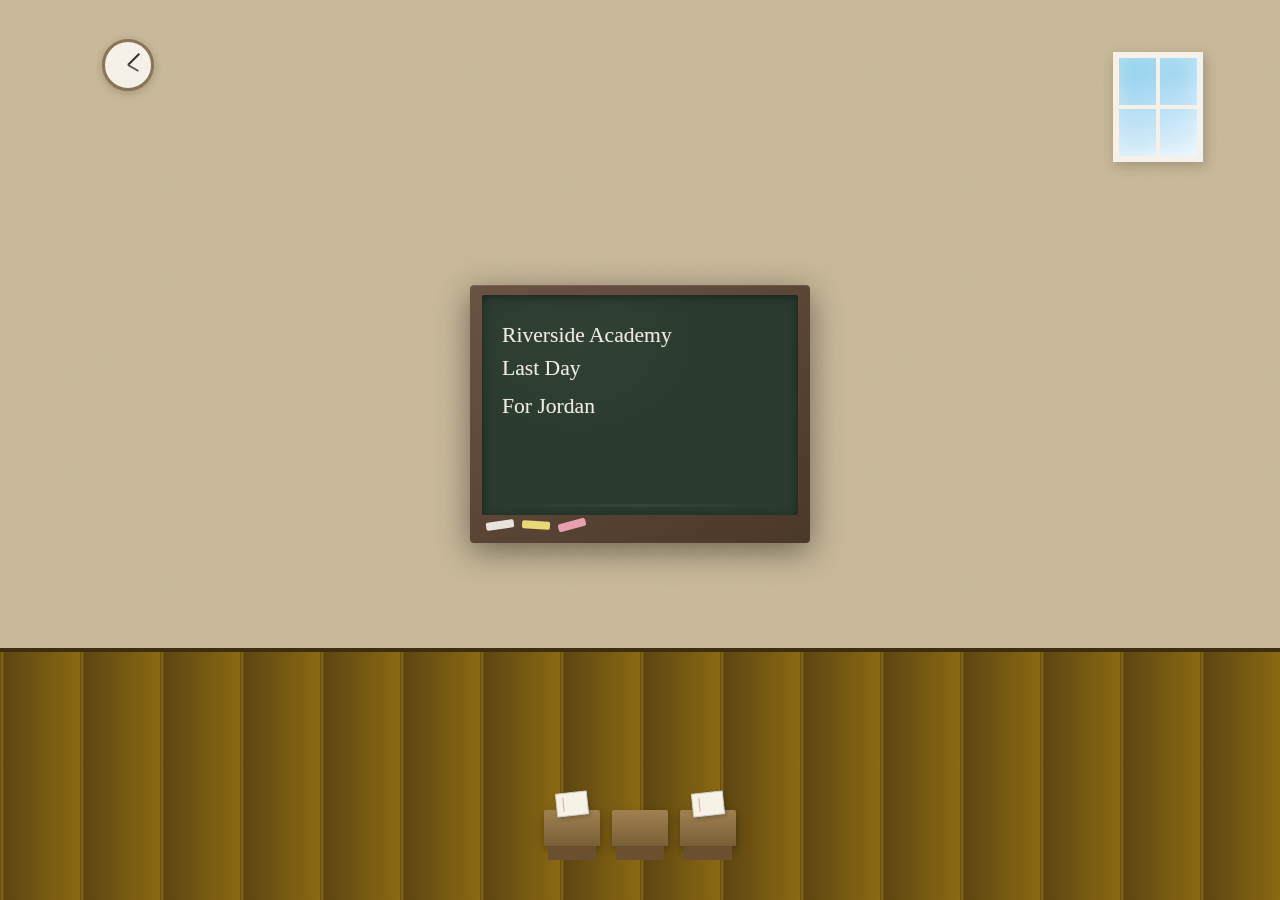
<file: farewell.html>
<!DOCTYPE html>
<html lang="en">
<head>
<meta charset="UTF-8">
<meta name="viewport" content="width=device-width, initial-scale=1.0, viewport-fit=cover">
<meta name="theme-color" content="#2a3a2e">
<title>Last Day — Farewell</title>
<link rel="preconnect" href="https://fonts.googleapis.com">
<link rel="preconnect" href="https://fonts.gstatic.com" crossorigin>
<link href="https://fonts.googleapis.com/css2?family=Permanent+Marker&family=Special+Elite&display=swap" rel="stylesheet">
<style>
:root {
  --chalk: #f0ebe0;
  --chalk-dim: rgba(240, 235, 224, 0.55);
  --board: #2a3a2e;
  --board-dark: #1e2a22;
  --wood: #8b6914;
  --wood-dark: #5c4510;
  --paper: #f7f2e6;
  --paper-line: #c8d8e8;
  --paper-margin: #e8a0a0;
  --ink: #2c2416;
  --ink-soft: #5a5040;
  --yearbook-cover: #1a2f4a;
  --yearbook-gold: #c9a84c;
  --ease: cubic-bezier(0.22, 1, 0.36, 1);
  --ease-turn: cubic-bezier(0.645, 0.045, 0.355, 1);
}

*, *::before, *::after { box-sizing: border-box; margin: 0; padding: 0; }

html {
  -webkit-text-size-adjust: 100%;
  height: 100%;
}

body {
  min-height: 100dvh;
  font-family: 'Special Elite', 'Courier New', monospace;
  color: var(--chalk);
  background: var(--board-dark);
  overflow: hidden;
  -webkit-tap-highlight-color: transparent;
  padding: env(safe-area-inset-top) env(safe-area-inset-right) env(safe-area-inset-bottom) env(safe-area-inset-left);
}

.app {
  position: relative;
  width: 100%;
  min-height: 100dvh;
  overflow: hidden;
}

/* ── Scene container ── */
.scene {
  position: absolute;
  inset: 0;
  display: flex;
  flex-direction: column;
  align-items: center;
  justify-content: center;
  opacity: 0;
  visibility: hidden;
  pointer-events: none;
  transition: opacity 0.8s var(--ease), visibility 0.8s;
  padding: 1rem;
}

.scene.active {
  opacity: 1;
  visibility: visible;
  pointer-events: auto;
}

/* ══════════════════════════════════════
   SCENE 1 — CLASSROOM
   ══════════════════════════════════════ */
.classroom {
  background:
    radial-gradient(ellipse at 50% 0%, rgba(255, 220, 150, 0.08), transparent 55%),
    linear-gradient(180deg, #3d4a38 0%, #2a3a2e 40%, #1e2a22 100%);
}

.classroom-floor {
  position: absolute;
  bottom: 0;
  left: 0;
  right: 0;
  height: 28%;
  background: repeating-linear-gradient(
    90deg,
    var(--wood-dark) 0px,
    var(--wood) 2px,
    var(--wood-dark) 4px,
    var(--wood) 80px
  );
  border-top: 4px solid #3d2e10;
}

.classroom-wall {
  position: absolute;
  inset: 0 0 28% 0;
  background:
    linear-gradient(180deg, rgba(0,0,0,0.15) 0%, transparent 30%),
    #c8b898;
  background-image:
    url("data:image/svg+xml,%3Csvg xmlns='http://www.w3.org/2000/svg' width='100' height='100'%3E%3Cfilter id='n'%3E%3CfeTurbulence type='fractalNoise' baseFrequency='0.9' numOctaves='3'/%3E%3C/filter%3E%3Crect width='100%25' height='100%25' filter='url(%23n)' opacity='0.06'/%3E%3C/svg%3E");
}

.window {
  position: absolute;
  top: 8%;
  right: 6%;
  width: min(90px, 22vw);
  height: min(110px, 26vw);
  background: linear-gradient(160deg, #87ceeb 0%, #b8dff5 50%, #e8f4fc 100%);
  border: 6px solid #f5f0e8;
  box-shadow: inset 0 0 20px rgba(255,255,255,0.4), 2px 4px 12px rgba(0,0,0,0.2);
}

.window::before, .window::after {
  content: '';
  position: absolute;
  background: #f5f0e8;
}

.window::before {
  top: 0; bottom: 0; left: 50%; width: 4px;
  transform: translateX(-50%);
}

.window::after {
  left: 0; right: 0; top: 50%; height: 4px;
  transform: translateY(-50%);
}

.clock {
  position: absolute;
  top: 6%;
  left: 8%;
  width: 52px;
  height: 52px;
  border-radius: 50%;
  background: #f5f0e8;
  border: 3px solid #8b7355;
  box-shadow: 0 2px 8px rgba(0,0,0,0.2);
}

.clock::before {
  content: '';
  position: absolute;
  top: 50%; left: 50%;
  width: 2px; height: 16px;
  background: #333;
  transform-origin: bottom center;
  transform: translate(-50%, -100%) rotate(45deg);
}

.clock::after {
  content: '';
  position: absolute;
  top: 50%; left: 50%;
  width: 2px; height: 12px;
  background: #555;
  transform-origin: bottom center;
  transform: translate(-50%, -100%) rotate(120deg);
}

.blackboard-wrap {
  position: relative;
  z-index: 5;
  width: min(340px, 92vw);
  margin-top: -8vh;
}

.blackboard-frame {
  background: linear-gradient(145deg, #6b5344, #4a3828);
  padding: 10px 12px 14px;
  border-radius: 4px;
  box-shadow:
    0 8px 32px rgba(0,0,0,0.45),
    inset 0 1px 0 rgba(255,255,255,0.1);
}

.blackboard {
  background:
    radial-gradient(ellipse at 30% 20%, rgba(255,255,255,0.03), transparent 50%),
    var(--board);
  border-radius: 2px;
  padding: 1.5rem 1.25rem 1.75rem;
  min-height: 220px;
  position: relative;
  box-shadow: inset 0 2px 8px rgba(0,0,0,0.4);
}

.blackboard::after {
  content: '';
  position: absolute;
  bottom: 8px;
  left: 12px;
  right: 12px;
  height: 3px;
  background: linear-gradient(90deg, transparent, rgba(255,255,255,0.06), transparent);
}

.chalk-tray {
  display: flex;
  align-items: center;
  gap: 8px;
  padding: 6px 4px 0;
}

.chalk-piece {
  width: 28px;
  height: 8px;
  border-radius: 2px;
  transform: rotate(-8deg);
}

.chalk-piece.white { background: #e8e4dc; }
.chalk-piece.yellow { background: #e8d878; transform: rotate(4deg); }
.chalk-piece.pink { background: #e8a0b0; transform: rotate(-15deg); }

.chalk-line {
  font-family: 'Permanent Marker', cursive;
  color: var(--chalk);
  font-size: clamp(1.1rem, 4.5vw, 1.35rem);
  line-height: 1.55;
  text-shadow: 0 0 1px rgba(240,235,224,0.3);
  opacity: 0;
  transform: translateY(4px);
}

.chalk-line.visible {
  animation: chalkAppear 0.6s var(--ease) forwards;
}

@keyframes chalkAppear {
  0% { opacity: 0; transform: translateY(6px); filter: blur(2px); }
  60% { opacity: 0.85; filter: blur(0); }
  100% { opacity: 1; transform: translateY(0); filter: blur(0); }
}

.chalk-line.writing {
  overflow: hidden;
  white-space: nowrap;
  width: 0;
  opacity: 1;
  animation: chalkWrite 1.8s steps(30) forwards;
}

@keyframes chalkWrite {
  to { width: 100%; }
}

.chalk-dust {
  position: absolute;
  width: 4px;
  height: 4px;
  background: var(--chalk-dim);
  border-radius: 50%;
  opacity: 0;
  pointer-events: none;
}

.chalk-dust.float {
  animation: dustFloat 1.2s ease forwards;
}

@keyframes dustFloat {
  0% { opacity: 0.6; transform: translateY(0) scale(1); }
  100% { opacity: 0; transform: translateY(-20px) scale(0.3); }
}

.desk-row {
  position: absolute;
  bottom: 6%;
  left: 50%;
  transform: translateX(-50%);
  display: flex;
  gap: 12px;
  z-index: 3;
}

.desk {
  width: 56px;
  height: 36px;
  background: linear-gradient(180deg, #a08050, #7a6038);
  border-radius: 2px 2px 0 0;
  box-shadow: 0 4px 8px rgba(0,0,0,0.3);
  position: relative;
}

.desk::after {
  content: '';
  position: absolute;
  bottom: -14px;
  left: 4px;
  right: 4px;
  height: 14px;
  background: #6a5030;
}

.notebook-prop {
  position: absolute;
  top: -18px;
  left: 50%;
  transform: translateX(-50%) rotate(-6deg);
  width: 32px;
  height: 24px;
  background: var(--paper);
  border: 1px solid #ccc;
  border-radius: 1px;
  box-shadow: 1px 2px 4px rgba(0,0,0,0.2);
}

.notebook-prop::before {
  content: '';
  position: absolute;
  left: 6px;
  top: 4px;
  bottom: 4px;
  width: 1px;
  background: var(--paper-margin);
}

.tap-hint {
  position: absolute;
  bottom: max(2rem, env(safe-area-inset-bottom));
  left: 50%;
  transform: translateX(-50%);
  font-size: 0.72rem;
  letter-spacing: 0.14em;
  text-transform: uppercase;
  color: var(--chalk-dim);
  opacity: 0;
  animation: hintPulse 2s ease 3s infinite;
  transition: opacity 0.5s;
  z-index: 10;
}

.tap-hint.show { opacity: 1; }

@keyframes hintPulse {
  0%, 100% { opacity: 0.4; }
  50% { opacity: 0.9; }
}

/* ══════════════════════════════════════
   SCENE 2 — BELL
   ══════════════════════════════════════ */
.bell-scene {
  background: radial-gradient(ellipse at 50% 30%, #3d4a38, #1e2a22);
}

.bell-container {
  position: relative;
  text-align: center;
}

.school-bell {
  width: 100px;
  height: 90px;
  margin: 0 auto 2rem;
  position: relative;
  transform-origin: top center;
}

.school-bell svg {
  width: 100%;
  height: 100%;
  filter: drop-shadow(0 6px 12px rgba(0,0,0,0.4));
}

.school-bell.ringing {
  animation: bellSwing 0.5s ease-in-out 6;
}

@keyframes bellSwing {
  0%, 100% { transform: rotate(0deg); }
  25% { transform: rotate(18deg); }
  75% { transform: rotate(-18deg); }
}

.bell-text {
  font-family: 'Permanent Marker', cursive;
  font-size: clamp(1.4rem, 6vw, 1.8rem);
  color: var(--chalk);
  opacity: 0;
  transform: scale(0.9);
  transition: opacity 0.6s var(--ease), transform 0.6s var(--ease);
}

.bell-text.show {
  opacity: 1;
  transform: scale(1);
}

.bell-sub {
  margin-top: 0.75rem;
  font-size: 0.85rem;
  color: var(--chalk-dim);
  opacity: 0;
  transition: opacity 0.6s 0.3s;
}

.bell-sub.show { opacity: 1; }

/* ══════════════════════════════════════
   SCENE 3–5 — NOTEBOOK / YEARBOOK
   ══════════════════════════════════════ */
.book-scene {
  background:
    radial-gradient(ellipse at 50% 80%, rgba(0,0,0,0.35), transparent 60%),
    linear-gradient(160deg, #4a3828, #2a2018);
}

.book-stage {
  position: relative;
  width: min(360px, 94vw);
  height: min(520px, 78vh);
  perspective: 1200px;
  perspective-origin: 50% 40%;
}

.book-shadow {
  position: absolute;
  bottom: -12px;
  left: 50%;
  transform: translateX(-50%);
  width: 80%;
  height: 24px;
  background: rgba(0,0,0,0.5);
  filter: blur(16px);
  border-radius: 50%;
}

.notebook {
  position: absolute;
  inset: 0;
  transform-style: preserve-3d;
  transition: transform 1s var(--ease-turn);
}

.notebook.closed {
  transform: rotateX(8deg);
}

.notebook.open {
  transform: rotateX(0deg);
}

.notebook-cover {
  position: absolute;
  inset: 0;
  transform-origin: left center;
  transform-style: preserve-3d;
  transition: transform 1.2s var(--ease-turn);
  z-index: 20;
  cursor: pointer;
}

.notebook-cover.flipped {
  transform: rotateY(-165deg);
  pointer-events: none;
}

.cover-front, .cover-back {
  position: absolute;
  inset: 0;
  backface-visibility: hidden;
  border-radius: 4px 12px 12px 4px;
}

.cover-front {
  background: linear-gradient(135deg, #2a4a6a 0%, #1a3050 100%);
  border: 2px solid #0f2038;
  box-shadow: 4px 6px 20px rgba(0,0,0,0.4);
  display: flex;
  flex-direction: column;
  align-items: center;
  justify-content: center;
  padding: 2rem;
  text-align: center;
}

.cover-front::before {
  content: '';
  position: absolute;
  inset: 8px;
  border: 1px solid rgba(201, 168, 76, 0.4);
  border-radius: 2px;
  pointer-events: none;
}

.cover-back {
  background: var(--paper);
  transform: rotateY(180deg);
  box-shadow: inset 0 0 20px rgba(0,0,0,0.05);
}

.cover-title {
  font-family: 'Permanent Marker', cursive;
  font-size: clamp(1.6rem, 7vw, 2rem);
  color: var(--yearbook-gold);
  line-height: 1.2;
  margin-bottom: 0.5rem;
}

.cover-school {
  font-size: 0.8rem;
  letter-spacing: 0.2em;
  text-transform: uppercase;
  color: rgba(240, 235, 224, 0.7);
  margin-bottom: 1.5rem;
}

.cover-name {
  font-family: 'Permanent Marker', cursive;
  font-size: 1.1rem;
  color: var(--chalk);
  border-bottom: 2px solid var(--yearbook-gold);
  padding-bottom: 4px;
}

.cover-hint {
  position: absolute;
  bottom: 1.5rem;
  font-size: 0.65rem;
  letter-spacing: 0.12em;
  text-transform: uppercase;
  color: rgba(240,235,224,0.45);
  animation: hintPulse 2s ease infinite;
}

.book-pages {
  position: absolute;
  inset: 4px 4px 4px 8px;
  background: var(--paper);
  border-radius: 2px 10px 10px 2px;
  box-shadow: inset -3px 0 8px rgba(0,0,0,0.08);
  overflow: hidden;
}

.page {
  position: absolute;
  inset: 0;
  padding: 1.25rem 1.1rem;
  background: var(--paper);
  background-image:
    repeating-linear-gradient(
      transparent,
      transparent 23px,
      var(--paper-line) 23px,
      var(--paper-line) 24px
    );
  opacity: 0;
  visibility: hidden;
  transform: rotateY(0deg);
  transform-origin: left center;
  transform-style: preserve-3d;
  transition: opacity 0.5s, visibility 0.5s, transform 0.9s var(--ease-turn);
}

.page::before {
  content: '';
  position: absolute;
  top: 0;
  bottom: 0;
  left: 18px;
  width: 1px;
  background: var(--paper-margin);
}

.page.active {
  opacity: 1;
  visibility: visible;
  z-index: 5;
}

.page.turning-out {
  transform: rotateY(-120deg);
  z-index: 10;
  box-shadow: -4px 2px 12px rgba(0,0,0,0.15);
}

.page-header {
  font-family: 'Permanent Marker', cursive;
  font-size: 1rem;
  color: var(--ink);
  margin-bottom: 0.75rem;
  padding-left: 12px;
}

.page-date {
  font-size: 0.65rem;
  color: var(--ink-soft);
  letter-spacing: 0.1em;
  margin-bottom: 1rem;
  padding-left: 12px;
}

.page-body {
  font-size: 0.82rem;
  line-height: 1.75;
  color: var(--ink);
  padding-left: 12px;
  padding-right: 4px;
}

.page-num {
  position: absolute;
  bottom: 0.75rem;
  right: 1rem;
  font-size: 0.6rem;
  color: var(--ink-soft);
}

/* Friends page */
.friends-grid {
  display: flex;
  flex-direction: column;
  gap: 0.85rem;
  padding-left: 12px;
  max-height: calc(100% - 3rem);
  overflow-y: auto;
  scrollbar-width: thin;
}

.friend-card {
  display: flex;
  gap: 0.75rem;
  align-items: flex-start;
  padding: 0.5rem 0;
  border-bottom: 1px dashed rgba(44, 36, 22, 0.15);
}

.friend-initial {
  flex-shrink: 0;
  width: 36px;
  height: 36px;
  border-radius: 50%;
  background: linear-gradient(135deg, #2a4a6a, #1a3050);
  color: var(--yearbook-gold);
  font-family: 'Permanent Marker', cursive;
  font-size: 1rem;
  display: flex;
  align-items: center;
  justify-content: center;
}

.friend-name {
  font-family: 'Permanent Marker', cursive;
  font-size: 0.9rem;
  color: var(--ink);
  margin-bottom: 0.2rem;
}

.friend-note {
  font-size: 0.72rem;
  line-height: 1.5;
  color: var(--ink-soft);
}

/* Yearbook photos */
.photo-grid {
  display: grid;
  grid-template-columns: 1fr 1fr;
  gap: 0.6rem;
  padding-left: 8px;
  max-height: calc(100% - 3rem);
  overflow-y: auto;
}

.photo-card {
  position: relative;
  border-radius: 3px;
  overflow: hidden;
  background: #ddd;
  aspect-ratio: 1;
  box-shadow: 2px 3px 8px rgba(0,0,0,0.15);
  transform: rotate(var(--rot, 0deg));
}

.photo-card:nth-child(odd) { --rot: -2deg; }
.photo-card:nth-child(even) { --rot: 1.5deg; }

.photo-card img {
  width: 100%;
  height: 100%;
  object-fit: cover;
  display: block;
}

.photo-caption {
  position: absolute;
  bottom: 0;
  left: 0;
  right: 0;
  padding: 0.35rem 0.4rem;
  background: rgba(26, 48, 80, 0.75);
  color: var(--chalk);
  font-size: 0.55rem;
  line-height: 1.3;
}

.photo-placeholder {
  width: 100%;
  height: 100%;
  display: flex;
  align-items: center;
  justify-content: center;
  background: linear-gradient(135deg, #d8d0c0, #c0b8a8);
  font-size: 1.5rem;
}

.page-nav {
  position: absolute;
  bottom: -3rem;
  left: 0;
  right: 0;
  display: flex;
  justify-content: space-between;
  align-items: center;
  padding: 0 0.5rem;
}

.page-btn {
  font-family: 'Special Elite', monospace;
  font-size: 0.72rem;
  letter-spacing: 0.08em;
  padding: 0.55rem 1rem;
  border: 1px solid rgba(240,235,224,0.3);
  background: rgba(0,0,0,0.25);
  color: var(--chalk);
  border-radius: 2px;
  cursor: pointer;
  transition: background 0.25s, border-color 0.25s;
}

.page-btn:hover, .page-btn:focus-visible {
  background: rgba(0,0,0,0.45);
  border-color: rgba(240,235,224,0.5);
  outline: none;
}

.page-btn:disabled {
  opacity: 0.3;
  cursor: not-allowed;
}

.page-indicator {
  font-size: 0.65rem;
  color: var(--chalk-dim);
  letter-spacing: 0.1em;
}

/* ══════════════════════════════════════
   SCENE 6 — FINALE
   ══════════════════════════════════════ */
.finale-scene {
  background: radial-gradient(ellipse at 50% 35%, #2a3a2e, #0f1510);
  text-align: center;
}

.finale-board {
  width: min(320px, 90vw);
  background: var(--board);
  border: 8px solid #5c4530;
  border-radius: 4px;
  padding: 2rem 1.5rem;
  box-shadow: 0 12px 40px rgba(0,0,0,0.5), inset 0 2px 8px rgba(0,0,0,0.3);
  position: relative;
}

.finale-line {
  font-family: 'Permanent Marker', cursive;
  font-size: clamp(1.5rem, 7vw, 2rem);
  color: var(--chalk);
  line-height: 1.4;
  opacity: 0;
  transform: translateY(8px);
}

.finale-line.show {
  animation: chalkAppear 0.8s var(--ease) forwards;
}

.finale-line.second {
  font-size: clamp(0.95rem, 4vw, 1.15rem);
  color: var(--chalk-dim);
  margin-top: 1.25rem;
  font-family: 'Special Elite', monospace;
}

.finale-eraser {
  position: absolute;
  bottom: -6px;
  right: 12px;
  width: 40px;
  height: 14px;
  background: #c8b8a0;
  border-radius: 2px;
  box-shadow: 1px 2px 4px rgba(0,0,0,0.3);
}

.replay-btn {
  margin-top: 2.5rem;
  font-family: 'Special Elite', monospace;
  font-size: 0.75rem;
  letter-spacing: 0.12em;
  text-transform: uppercase;
  padding: 0.7rem 1.5rem;
  border: 1px solid rgba(240,235,224,0.25);
  background: transparent;
  color: var(--chalk-dim);
  cursor: pointer;
  border-radius: 2px;
  opacity: 0;
  transition: opacity 0.6s 2s, background 0.25s, color 0.25s;
}

.replay-btn.show { opacity: 1; }

.replay-btn:hover, .replay-btn:focus-visible {
  background: rgba(240,235,224,0.1);
  color: var(--chalk);
  outline: none;
}

/* Reduced motion */
@media (prefers-reduced-motion: reduce) {
  *, *::before, *::after {
    animation-duration: 0.01ms !important;
    transition-duration: 0.01ms !important;
  }
  .chalk-line.writing { animation: none; width: 100%; opacity: 1; }
}
</style>
</head>
<body>
<div class="app" id="app">

  <!-- SCENE 1: Classroom -->
  <section class="scene classroom active" id="scene-classroom" aria-label="Classroom">
    <div class="classroom-wall" aria-hidden="true">
      <div class="window"></div>
      <div class="clock"></div>
    </div>
    <div class="classroom-floor" aria-hidden="true"></div>

    <div class="blackboard-wrap">
      <div class="blackboard-frame">
        <div class="blackboard" id="blackboard">
          <div class="chalk-line" data-delay="0" id="chalk-1"></div>
          <div class="chalk-line" data-delay="800" id="chalk-2"></div>
          <div class="chalk-line writing" data-delay="1600" id="chalk-3"></div>
          <div class="chalk-line" data-delay="3600" id="chalk-4"></div>
        </div>
        <div class="chalk-tray" aria-hidden="true">
          <div class="chalk-piece white"></div>
          <div class="chalk-piece yellow"></div>
          <div class="chalk-piece pink"></div>
        </div>
      </div>
    </div>

    <div class="desk-row" aria-hidden="true">
      <div class="desk"><div class="notebook-prop"></div></div>
      <div class="desk"></div>
      <div class="desk"><div class="notebook-prop"></div></div>
    </div>

    <p class="tap-hint" id="classroom-hint">Tap to continue</p>
  </section>

  <!-- SCENE 2: Bell -->
  <section class="scene bell-scene" id="scene-bell" aria-label="School bell">
    <div class="bell-container">
      <div class="school-bell" id="school-bell" aria-hidden="true">
        <svg viewBox="0 0 100 90" fill="none" xmlns="http://www.w3.org/2000/svg">
          <path d="M50 8 L58 4 L62 12" stroke="#8b7355" stroke-width="2" fill="none"/>
          <ellipse cx="50" cy="45" rx="38" ry="32" fill="#c9a84c" stroke="#8b6914" stroke-width="2"/>
          <ellipse cx="50" cy="42" rx="34" ry="28" fill="#dbb85c"/>
          <circle cx="50" cy="72" r="8" fill="#8b6914"/>
          <rect x="46" y="4" width="8" height="10" rx="2" fill="#6b5344"/>
        </svg>
      </div>
      <p class="bell-text" id="bell-text">Last bell.</p>
      <p class="bell-sub" id="bell-sub">Time to pack up the memories.</p>
    </div>
  </section>

  <!-- SCENE 3–5: Notebook / Yearbook -->
  <section class="scene book-scene" id="scene-book" aria-label="Notebook and yearbook">
    <div class="book-stage">
      <div class="book-shadow" aria-hidden="true"></div>
      <div class="notebook closed" id="notebook">
        <div class="notebook-cover" id="notebook-cover">
          <div class="cover-front">
            <p class="cover-school" id="cover-school"></p>
            <h2 class="cover-title">Last Day<br>Notebook</h2>
            <p class="cover-name" id="cover-name"></p>
            <span class="cover-hint">Tap to open</span>
          </div>
          <div class="cover-back" aria-hidden="true"></div>
        </div>
        <div class="book-pages" id="book-pages"></div>
      </div>
      <div class="page-nav" id="page-nav" style="display:none">
        <button class="page-btn" id="btn-prev" disabled>← Back</button>
        <span class="page-indicator" id="page-indicator"></span>
        <button class="page-btn" id="btn-next">Next →</button>
      </div>
    </div>
  </section>

  <!-- SCENE 6: Finale -->
  <section class="scene finale-scene" id="scene-finale" aria-label="Farewell message">
    <div class="finale-board">
      <p class="finale-line" id="finale-1">Class dismissed.</p>
      <p class="finale-line second" id="finale-2">But the memories aren't.</p>
      <div class="finale-eraser" aria-hidden="true"></div>
    </div>
    <button class="replay-btn" id="replay-btn">Read again</button>
  </section>

</div>

<script>
/* ══════════════════════════════════════
   EXPERIENCE — edit this object to personalize
   ══════════════════════════════════════ */
const EXPERIENCE = {
  school: 'Riverside Academy',
  recipient: 'Jordan',
  memories: [
    {
      title: 'First day nerves',
      date: 'September 2022',
      text: 'You walked in late with the wrong classroom number on a crumpled schedule. We all thought you were brave. You thought you were doomed. Best wrong turn ever.'
    },
    {
      title: 'The group project',
      date: 'March 2023',
      text: 'Three all-nighters, one exploded soda, and a presentation held together by hope and hot glue. We got a B+. Worth every minute.'
    },
    {
      title: 'Senior skip day',
      date: 'April 2024',
      text: 'Technically we went to the park next to school. Technically we brought homework. Technically none of us opened a notebook. No regrets.'
    },
    {
      title: 'Graduation rehearsal',
      date: 'May 2024',
      text: 'You cried during the practice walk. We pretended not to notice. Then we all cried on the real day anyway.'
    }
  ],
  friends: [
    { name: 'Sam', note: 'Kept every inside joke alive for four years straight.' },
    { name: 'Riley', note: 'Shared notes, snacks, and secrets without asking.' },
    { name: 'Casey', note: 'The one who always knew when to make us laugh.' },
    { name: 'Morgan', note: 'Held the group together when things got hard.' },
    { name: 'Alex', note: 'Proof that the best friendships start by accident.' }
  ],
  photos: [
    { src: '', caption: 'Homeroom, day one', emoji: '📸' },
    { src: '', caption: 'Prom night', emoji: '🎓' },
    { src: '', caption: 'Final assembly', emoji: '🏫' },
    { src: '', caption: 'One last lunch', emoji: '🍕' }
  ]
};

/* ── State ── */
const scenes = {
  classroom: document.getElementById('scene-classroom'),
  bell: document.getElementById('scene-bell'),
  book: document.getElementById('scene-book'),
  finale: document.getElementById('scene-finale')
};

let currentScene = 'classroom';
let currentPage = 0;
let totalPages = 0;
let pages = [];
let classroomReady = false;
let bellDone = false;
let coverOpen = false;

/* ── Init ── */
function init() {
  document.title = 'Last Day — ' + EXPERIENCE.recipient;
  document.getElementById('cover-school').textContent = EXPERIENCE.school;
  document.getElementById('cover-name').textContent = EXPERIENCE.recipient;

  const chalkLines = [
    EXPERIENCE.school,
    'Last Day',
    'For ' + EXPERIENCE.recipient,
    '— class of forever —'
  ];

  chalkLines.forEach((text, i) => {
    const el = document.getElementById('chalk-' + (i + 1));
    if (el) el.textContent = text;
  });

  buildPages();
  startClassroomAnimation();
  bindEvents();
}

function buildPages() {
  const container = document.getElementById('book-pages');
  container.innerHTML = '';
  pages = [];

  EXPERIENCE.memories.forEach((mem, i) => {
    const page = document.createElement('div');
    page.className = 'page';
    page.dataset.type = 'memory';
    page.innerHTML =
      '<p class="page-header">' + escapeHtml(mem.title) + '</p>' +
      '<p class="page-date">' + escapeHtml(mem.date) + '</p>' +
      '<p class="page-body">' + escapeHtml(mem.text) + '</p>' +
      '<span class="page-num">' + (i + 1) + '</span>';
    container.appendChild(page);
    pages.push(page);
  });

  const friendsPage = document.createElement('div');
  friendsPage.className = 'page';
  friendsPage.dataset.type = 'friends';
  let friendsHtml = '<p class="page-header">Signed by your crew</p><div class="friends-grid">';
  EXPERIENCE.friends.forEach(f => {
    friendsHtml +=
      '<div class="friend-card">' +
        '<div class="friend-initial">' + escapeHtml(f.name.charAt(0).toUpperCase()) + '</div>' +
        '<div><p class="friend-name">' + escapeHtml(f.name) + '</p>' +
        '<p class="friend-note">' + escapeHtml(f.note) + '</p></div>' +
      '</div>';
  });
  friendsHtml += '</div><span class="page-num">♥</span>';
  friendsPage.innerHTML = friendsHtml;
  container.appendChild(friendsPage);
  pages.push(friendsPage);

  const yearbookPage = document.createElement('div');
  yearbookPage.className = 'page';
  yearbookPage.dataset.type = 'yearbook';
  let photosHtml = '<p class="page-header">Yearbook moments</p><div class="photo-grid">';
  EXPERIENCE.photos.forEach(p => {
    photosHtml += '<div class="photo-card">';
    if (p.src) {
      photosHtml += '<img src="' + escapeAttr(p.src) + '" alt="' + escapeAttr(p.caption) + '" loading="lazy">';
    } else {
      photosHtml += '<div class="photo-placeholder">' + (p.emoji || '📷') + '</div>';
    }
    photosHtml += '<p class="photo-caption">' + escapeHtml(p.caption) + '</p></div>';
  });
  photosHtml += '</div><span class="page-num">★</span>';
  yearbookPage.innerHTML = photosHtml;
  container.appendChild(yearbookPage);
  pages.push(yearbookPage);

  totalPages = pages.length;
}

function escapeHtml(s) {
  const d = document.createElement('div');
  d.textContent = s;
  return d.innerHTML;
}

function escapeAttr(s) {
  return String(s).replace(/&/g,'&amp;').replace(/"/g,'&quot;').replace(/</g,'&lt;');
}

/* ── Classroom chalk animation ── */
function startClassroomAnimation() {
  const lines = document.querySelectorAll('#blackboard .chalk-line');
  const hint = document.getElementById('classroom-hint');
  let maxDelay = 0;

  lines.forEach(line => {
    const delay = parseInt(line.dataset.delay, 10) || 0;
    maxDelay = Math.max(maxDelay, delay + (line.classList.contains('writing') ? 1800 : 600));
    setTimeout(() => {
      line.classList.add('visible');
      spawnChalkDust(line);
    }, delay);
  });

  setTimeout(() => {
    classroomReady = true;
    hint.classList.add('show');
  }, maxDelay + 400);
}

function spawnChalkDust(el) {
  const board = document.getElementById('blackboard');
  const rect = el.getBoundingClientRect();
  const boardRect = board.getBoundingClientRect();
  for (let i = 0; i < 4; i++) {
    const dust = document.createElement('span');
    dust.className = 'chalk-dust';
    dust.style.left = (rect.left - boardRect.left + Math.random() * rect.width) + 'px';
    dust.style.top = (rect.bottom - boardRect.top - 4) + 'px';
    board.appendChild(dust);
    requestAnimationFrame(() => dust.classList.add('float'));
    setTimeout(() => dust.remove(), 1300);
  }
}

/* ── Scene transitions ── */
function showScene(name) {
  Object.keys(scenes).forEach(key => {
    scenes[key].classList.toggle('active', key === name);
  });
  currentScene = name;
}

function goToBell() {
  showScene('bell');
  const bell = document.getElementById('school-bell');
  const bellText = document.getElementById('bell-text');
  const bellSub = document.getElementById('bell-sub');

  requestAnimationFrame(() => {
    bell.classList.add('ringing');
    if (navigator.vibrate) navigator.vibrate([80, 60, 80, 60, 120]);
  });

  setTimeout(() => {
    bellText.classList.add('show');
    bellSub.classList.add('show');
  }, 600);

  setTimeout(() => {
    bellDone = true;
    goToBook();
  }, 3200);
}

function goToBook() {
  showScene('book');
  const notebook = document.getElementById('notebook');
  setTimeout(() => notebook.classList.remove('closed'), 300);
  setTimeout(() => notebook.classList.add('open'), 500);
}

function openCover() {
  if (coverOpen) return;
  coverOpen = true;
  document.getElementById('notebook-cover').classList.add('flipped');
  document.getElementById('page-nav').style.display = 'flex';
  setTimeout(() => showPage(0), 600);
}

function showPage(index) {
  if (index < 0 || index >= totalPages) return;

  const prev = pages[currentPage];
  const next = pages[index];

  if (prev && prev !== next) {
    prev.classList.add('turning-out');
    setTimeout(() => {
      prev.classList.remove('active', 'turning-out');
    }, 900);
  }

  setTimeout(() => {
    pages.forEach((p, i) => {
      p.classList.toggle('active', i === index);
      if (i !== index) p.classList.remove('turning-out');
    });
    currentPage = index;
    updateNav();
  }, prev && prev !== next ? 200 : 0);

  if (index === totalPages - 1) {
    setTimeout(() => {
      document.getElementById('btn-next').textContent = 'Finish →';
    }, 500);
  }
}

function updateNav() {
  document.getElementById('btn-prev').disabled = currentPage === 0;
  document.getElementById('page-indicator').textContent =
    (currentPage + 1) + ' / ' + totalPages;
}

function nextPage() {
  if (currentPage < totalPages - 1) {
    showPage(currentPage + 1);
  } else {
    goToFinale();
  }
}

function prevPage() {
  if (currentPage > 0) showPage(currentPage - 1);
}

function goToFinale() {
  showScene('finale');
  setTimeout(() => document.getElementById('finale-1').classList.add('show'), 400);
  setTimeout(() => document.getElementById('finale-2').classList.add('show'), 1400);
  setTimeout(() => document.getElementById('replay-btn').classList.add('show'), 2400);
}

function replay() {
  classroomReady = false;
  bellDone = false;
  coverOpen = false;
  currentPage = 0;

  document.getElementById('classroom-hint').classList.remove('show');
  document.getElementById('school-bell').classList.remove('ringing');
  document.getElementById('bell-text').classList.remove('show');
  document.getElementById('bell-sub').classList.remove('show');
  document.getElementById('notebook-cover').classList.remove('flipped');
  document.getElementById('notebook').classList.add('closed');
  document.getElementById('notebook').classList.remove('open');
  document.getElementById('page-nav').style.display = 'none';
  document.getElementById('btn-next').textContent = 'Next →';
  document.getElementById('finale-1').classList.remove('show');
  document.getElementById('finale-2').classList.remove('show');
  document.getElementById('replay-btn').classList.remove('show');

  pages.forEach(p => p.classList.remove('active', 'turning-out'));

  document.querySelectorAll('#blackboard .chalk-line').forEach(l => l.classList.remove('visible'));
  document.querySelectorAll('.chalk-dust').forEach(d => d.remove());

  showScene('classroom');
  startClassroomAnimation();
}

/* ── Events ── */
function bindEvents() {
  scenes.classroom.addEventListener('click', () => {
    if (classroomReady) goToBell();
  });

  document.getElementById('notebook-cover').addEventListener('click', openCover);

  document.getElementById('btn-next').addEventListener('click', nextPage);
  document.getElementById('btn-prev').addEventListener('click', prevPage);

  document.getElementById('replay-btn').addEventListener('click', replay);

  document.addEventListener('keydown', e => {
    if (currentScene === 'classroom' && classroomReady && (e.key === 'Enter' || e.key === ' ')) {
      e.preventDefault();
      goToBell();
    }
    if (currentScene === 'book' && coverOpen) {
      if (e.key === 'ArrowRight') nextPage();
      if (e.key === 'ArrowLeft') prevPage();
    }
  });
}

init();
</script>
</body>
</html>
</file>
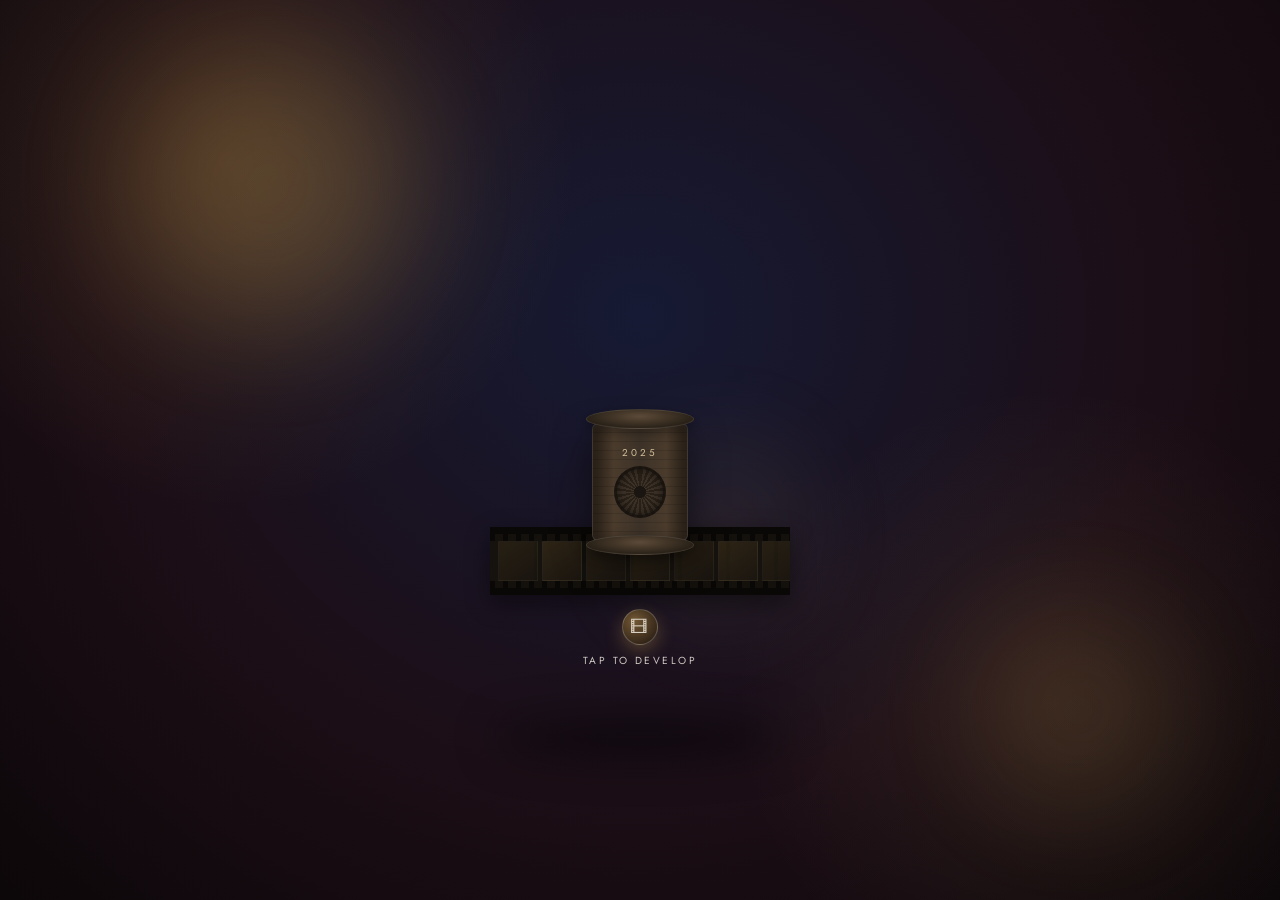
<file: reel.html>
<!DOCTYPE html>
<html lang="en">
<head>
<meta charset="UTF-8">
<meta name="viewport" content="width=device-width, initial-scale=1.0">
<title>2025 · Month by Month</title>
<style>
  @import url('https://fonts.googleapis.com/css2?family=Cormorant+Garamond:ital,wght@0,400;0,600;1,400;1,600&family=Jost:wght@300;400;500&display=swap');

  :root{
    --bg1-rgb: 12,14,28;
    --bg2-rgb: 22,26,52;
    --accent-rgb: 255,200,87;
    --accent2-rgb: 255,236,190;
    --gold-rgb: 255,214,120;
    --text-rgb: 255,250,240;

    --bg1:rgb(var(--bg1-rgb));
    --bg2:rgb(var(--bg2-rgb));
    --accent:rgb(var(--accent-rgb));
    --accent2:rgb(var(--accent2-rgb));
    --gold:rgb(var(--gold-rgb));

    --glass-fill:rgba(255,255,255,.08);
    --glass-fill-strong:rgba(255,255,255,.14);
    --glass-border:rgba(255,255,255,.22);
    --glass-border-soft:rgba(255,255,255,.14);

    --text-light:rgba(var(--text-rgb),.97);
    --text-muted:rgba(var(--text-rgb),.78);

    --ease-smooth:cubic-bezier(.22,1,.36,1);
    --ease-turn:cubic-bezier(.645,.045,.355,1);
    --ease-snap:cubic-bezier(.34,1.1,.48,1);
    --turn-duration:.48s;
  }

  *{box-sizing:border-box;margin:0;padding:0;}
  html,body{height:100%;}

  body{
    min-height:100vh;
    background:
      radial-gradient(circle at 18% 18%,rgba(var(--accent-rgb),.13),transparent 27%),
      radial-gradient(circle at 82% 78%,rgba(var(--gold-rgb),.08),transparent 25%),
      radial-gradient(ellipse at 50% 35%,var(--bg2) 0%,#1c0e16 58%,#0c0709 100%);
    font-family:'Jost',sans-serif;
    display:flex;
    align-items:center;
    justify-content:center;
    overflow:hidden;
    position:relative;
  }

  .bokeh{position:fixed;inset:0;pointer-events:none;z-index:0;}
  .bok{
    position:absolute;border-radius:50%;filter:blur(60px);opacity:.18;
    animation:drift linear infinite;
  }
  @keyframes drift{
    0%{transform:translate(0,0) scale(1);}
    50%{transform:translate(30px,-20px) scale(1.1);}
    100%{transform:translate(0,0) scale(1);}
  }

  .ambient{position:fixed;inset:0;pointer-events:none;z-index:1;overflow:hidden;}
  .ambient-item{
    position:absolute; top:-8%; font-size:1rem; opacity:0;
    animation:ambientFall linear infinite;
    filter:drop-shadow(0 0 6px rgba(var(--accent-rgb),.25));
  }
  @keyframes ambientFall{
    0%{transform:translateY(0) translateX(0) rotate(0deg); opacity:0;}
    8%{opacity:.65;}
    92%{opacity:.55;}
    100%{transform:translateY(112vh) translateX(var(--drift,20px)) rotate(340deg); opacity:0;}
  }

  .glass{
    background:
      linear-gradient(145deg,var(--glass-fill-strong),var(--glass-fill) 55%,rgba(var(--accent-rgb),.05)),
      rgba(48,14,30,.42);
    border:1px solid var(--glass-border);
    backdrop-filter:blur(24px) saturate(150%);
    -webkit-backdrop-filter:blur(24px) saturate(150%);
    box-shadow:
      inset 0 1px 0 rgba(255,255,255,.28),
      inset 0 -1px 0 rgba(255,255,255,.05);
  }

  .stage{
    width:min(390px,92vw);
    height:min(640px,92vh);
    position:relative;
    z-index:10;
    perspective:1900px;
    perspective-origin:50% 40%;
    transform-style:preserve-3d;
  }

  .stage::after{
    content:"";
    position:absolute;
    left:50%;
    bottom:2%;
    width:75%;
    height:38px;
    transform:translateX(-50%);
    border-radius:50%;
    background:rgba(0,0,0,.5);
    filter:blur(22px);
    transition:all 1.3s var(--ease-smooth);
  }
  .stage.opened::after{ width:58%; opacity:.35; }

  /* ---------- Vintage 35mm film roll ---------- */
  .film-roll{
    position:absolute;
    left:50%;
    bottom:16%;
    transform:translateX(-50%);
    z-index:20;
    cursor:pointer;
    display:flex;
    flex-direction:column;
    align-items:center;
    transition:transform 1s var(--ease-smooth), opacity .8s ease, filter .8s ease;
  }
  .film-roll:focus-visible, .nav-btn:focus-visible, .month-pill:focus-visible{
    outline:2px solid var(--accent2);
    outline-offset:4px;
  }

  .canister{
    position:relative;
    z-index:4;
    display:flex;
    flex-direction:column;
    align-items:center;
    transition:transform 1.1s var(--ease-smooth), opacity .7s ease .2s;
  }
  .canister-cap{
    width:108px;height:20px;
    border-radius:50%;
    background:radial-gradient(ellipse at 50% 35%,#5c4a38,#2a2218 70%);
    border:1px solid rgba(255,255,255,.1);
    box-shadow:0 4px 12px rgba(0,0,0,.35);
  }
  .canister-cap.top{ margin-bottom:-6px; z-index:2; }
  .canister-cap.bottom{ margin-top:-6px; z-index:2; }
  .canister-body{
    width:96px;height:118px;
    background:
      linear-gradient(90deg,#241c14 0%,#4a3b2c 22%,#3d3228 50%,#4a3b2c 78%,#241c14 100%);
    border:1px solid rgba(255,255,255,.12);
    border-radius:6px;
    display:flex; flex-direction:column;
    align-items:center; justify-content:center;
    gap:6px;
    box-shadow:inset 0 2px 6px rgba(255,255,255,.06), 0 16px 36px rgba(0,0,0,.5);
    position:relative;
    overflow:hidden;
  }
  .canister-body::before{
    content:"";
    position:absolute; inset:0;
    background:repeating-linear-gradient(
      180deg,
      transparent 0, transparent 8px,
      rgba(0,0,0,.12) 8px, rgba(0,0,0,.12) 9px
    );
    pointer-events:none;
  }
  .canister-label{
    font-family:'Jost',sans-serif;
    font-size:.62rem;
    letter-spacing:.28em;
    color:rgba(255,236,190,.75);
    text-transform:uppercase;
    z-index:1;
  }
  .canister-spool{
    width:52px;height:52px;
    border-radius:50%;
    border:3px solid rgba(20,16,12,.8);
    background:
      radial-gradient(circle at 50% 50%,#1a1510 18%,transparent 19%),
      repeating-conic-gradient(from 0deg,#2a2218 0deg 8deg,#3d3228 8deg 16deg);
    box-shadow:inset 0 0 12px rgba(0,0,0,.5);
    z-index:1;
  }

  .film-strip{
    width:min(300px,78vw);
    height:68px;
    margin-top:-28px;
    position:relative;
    z-index:2;
    background:#14100c;
    border-top:7px solid #0a0806;
    border-bottom:7px solid #0a0806;
    box-shadow:0 8px 24px rgba(0,0,0,.45);
    overflow:hidden;
    transition:height 1.2s var(--ease-smooth) .15s, width 1.2s var(--ease-smooth) .15s, opacity .6s ease .4s;
  }
  .film-strip::before, .film-strip::after{
    content:"";
    position:absolute; left:0; right:0;
    height:7px;
    background:repeating-linear-gradient(90deg,#0a0806 0,#0a0806 5px,transparent 5px,transparent 13px);
    z-index:3;
  }
  .film-strip::before{ top:0; }
  .film-strip::after{ bottom:0; }
  .film-frames{
    position:absolute; inset:7px 0;
    display:flex; gap:4px;
    padding:0 8px;
    background:
      repeating-linear-gradient(90deg,#16120e 0,#16120e 44px,#12100c 44px,#12100c 48px);
    transition:transform 1.4s var(--ease-smooth) .2s;
  }
  .film-frame{
    flex:0 0 40px;
    height:100%;
    background:linear-gradient(145deg,rgba(var(--accent-rgb),.15),rgba(30,24,18,.9));
    border:1px solid rgba(255,255,255,.06);
    opacity:.7;
  }
  .film-frame:nth-child(odd){ opacity:.5; }

  .roll-prompt{
    margin-top:14px;
    display:flex; flex-direction:column; align-items:center; gap:8px;
    font-family:'Jost',sans-serif;
    font-size:.64rem;
    letter-spacing:.24em;
    text-transform:uppercase;
    color:var(--text-muted);
    pointer-events:none;
    animation:rollPulse 2.4s ease-in-out infinite;
    transition:opacity .4s ease;
  }
  .roll-prompt .roll-icon{
    width:36px;height:36px;border-radius:50%;
    display:flex;align-items:center;justify-content:center;
    font-size:1.1rem;
    background:radial-gradient(circle at 35% 30%,rgba(var(--accent-rgb),.4),rgba(30,20,12,.85));
    border:1px solid rgba(255,255,255,.22);
    box-shadow:0 6px 18px rgba(var(--accent-rgb),.25);
  }
  @keyframes rollPulse{
    0%,100%{ opacity:.82; transform:translateY(0); }
    50%{ opacity:1; transform:translateY(-3px); }
  }

  .stage.opened .film-roll{
    pointer-events:none;
    transform:translateX(-50%) translateY(30px) scale(.88);
    opacity:0;
    filter:blur(8px);
  }
  .stage.opened .canister{
    transform:translateY(-40px) scale(.7) rotateX(20deg);
    opacity:0;
  }
  .stage.opened .film-strip{
    height:0;
    width:min(355px,86vw);
    opacity:0;
    margin-top:0;
  }
  .stage.opened .film-frames{
    transform:translateX(-120%);
  }
  .stage.opened .roll-prompt{ opacity:0; animation:none; }

  .card-emerge{
    position:absolute;
    width:min(355px,86vw);
    height:min(520px,74vh);
    left:50%;
    bottom:calc(16% + 8px);
    transform:translate3d(-50%,80px,0) scale(.78);
    transform-style:preserve-3d;
    opacity:0;
    z-index:30;
    pointer-events:none;
    clip-path:inset(55% 8% 55% 8% round 4px);
    transition:transform 1.15s var(--ease-smooth), opacity .7s ease, clip-path 1.15s var(--ease-smooth);
    will-change:transform,opacity,clip-path;
  }
  .stage.opened .card-emerge{
    transform:translate3d(-50%,-24px,80px) rotateX(0deg) scale(1);
    opacity:1;
    clip-path:inset(0 0 0 0 round 24px);
    pointer-events:auto;
    transition:transform 1.15s var(--ease-smooth) .55s,
               opacity .65s ease .55s,
               clip-path 1.15s var(--ease-smooth) .55s;
  }
  .stage.opened .card-emerge:hover{
    transform:translate3d(-50%,-31px,88px) scale(1.012);
  }

  .card-3d{
    width:100%; height:100%; position:relative;
    transform-style:preserve-3d;
    filter:drop-shadow(0 34px 35px rgba(0,0,0,.4));
    transition:transform .3s var(--ease-smooth);
  }

  .card-open{
    position:absolute; inset:0;
    border-radius:24px;
    outline:1px solid rgba(var(--accent2-rgb),.16);
    overflow:hidden;
    box-shadow:0 38px 85px rgba(0,0,0,.52), 0 12px 35px rgba(var(--accent-rgb),.08);
  }

  .glass-inner{
    height:100%;
    border-radius:24px;
    display:flex; flex-direction:column;
    overflow:hidden;
    position:relative;
  }

  .glass-inner::before{
    content:"";
    position:absolute; inset:0; pointer-events:none;
    background:
      radial-gradient(circle at 15% 5%,rgba(var(--text-rgb),.16),transparent 25%),
      linear-gradient(120deg,rgba(255,255,255,.07),transparent 35%,rgba(var(--accent-rgb),.025) 72%);
    z-index:10;
  }
  .glass-inner::after{
    content:"";
    position:absolute; top:-25%; left:-60%; width:70%; height:150%;
    transform:rotate(18deg);
    background:linear-gradient(90deg,transparent,rgba(255,255,255,.10),transparent);
    filter:blur(8px);
    transition:transform 1.3s var(--ease-smooth);
    pointer-events:none; z-index:11;
  }
  .card-open:hover .glass-inner::after{ transform:translateX(205%) rotate(18deg); }

  .inner-top{
    padding:14px 18px 10px;
    border-bottom:1px solid var(--glass-border-soft);
    flex-shrink:0;
    position:relative; z-index:25;
  }
  .inner-occasion{
    font-family:'Cormorant Garamond',serif;
    font-style:italic;
    font-size:.95rem;
    color:var(--accent2);
    letter-spacing:.02em;
    margin-bottom:10px;
  }

  .month-rail{
    display:flex;
    gap:5px;
    overflow-x:auto;
    padding-bottom:4px;
    scrollbar-width:none;
    -webkit-overflow-scrolling:touch;
  }
  .month-rail::-webkit-scrollbar{ display:none; }
  .month-pill{
    flex:0 0 auto;
    min-width:34px;
    padding:4px 7px;
    border-radius:99px;
    border:1px solid rgba(255,255,255,.14);
    background:rgba(255,255,255,.05);
    font-family:'Jost',sans-serif;
    font-size:.58rem;
    letter-spacing:.06em;
    color:var(--text-muted);
    cursor:pointer;
    transition:all .35s var(--ease-smooth);
    -webkit-tap-highlight-color:transparent;
  }
  .month-pill.active{
    background:rgba(var(--accent-rgb),.22);
    border-color:rgba(var(--accent-rgb),.55);
    color:var(--accent2);
    transform:scale(1.06);
    box-shadow:0 0 12px rgba(var(--accent-rgb),.25);
  }

  .inner-nav{
    padding:10px 18px 14px;
    display:flex; align-items:center; justify-content:space-between;
    border-top:1px solid var(--glass-border-soft);
    flex-shrink:0;
    position:relative; z-index:25;
  }
  .nav-from{
    font-family:'Cormorant Garamond',serif;
    font-style:italic;
    font-size:.8rem;
    color:var(--text-muted);
    text-align:center;
    line-height:1.3;
  }
  .nav-from .nav-counter{
    display:block;
    font-family:'Jost',sans-serif;
    font-size:.58rem;
    letter-spacing:.14em;
    text-transform:uppercase;
    color:var(--gold);
    margin-top:2px;
  }
  .nav-btn{
    background:rgba(255,255,255,.06);
    border:1px solid var(--glass-border-soft);
    color:var(--text-muted);
    font-family:'Jost',sans-serif;
    font-size:.68rem;
    letter-spacing:.08em;
    padding:7px 14px;
    border-radius:99px;
    cursor:pointer;
    backdrop-filter:blur(12px);
    -webkit-backdrop-filter:blur(12px);
    -webkit-tap-highlight-color:transparent;
    transition:transform .3s var(--ease-smooth), background .3s ease, border-color .3s ease, color .3s ease;
    white-space:nowrap;
  }
  .nav-btn:hover{
    border-color:var(--accent);
    color:var(--accent2);
    background:rgba(var(--accent-rgb),.1);
    transform:translateY(-2px);
  }
  .nav-btn:active{ transform:translateY(0) scale(.96); }
  .nav-btn:disabled{
    opacity:.22; cursor:default;
    border-color:rgba(255,255,255,.06);
    transform:none;
  }

  .pages-wrap{
    flex:1;
    position:relative;
    perspective:1500px;
    perspective-origin:0% 50%;
    min-height:0;
  }

  .leaf{
    position:absolute; inset:0;
    transform-style:preserve-3d;
    transform-origin:0% 50%;
    transform:rotateY(0deg) translateZ(0px);
    transition:transform var(--turn-duration) var(--ease-snap);
    will-change:transform;
  }

  .leaf-face{
    position:absolute; inset:0;
    backface-visibility:hidden;
    -webkit-backface-visibility:hidden;
    border-radius:0;
    overflow-x:hidden;
    overflow-y:auto;
    display:flex; flex-direction:column; justify-content:flex-start;
    gap:10px;
    padding:18px 20px 16px;
    scrollbar-width:thin;
  }
  .leaf-face::-webkit-scrollbar{ width:4px; }
  .leaf-face::-webkit-scrollbar-thumb{
    background:rgba(var(--accent-rgb),.35);
    border-radius:99px;
  }

  .leaf-front{
    background-color: var(--bg1);
    background-image:
      linear-gradient(145deg,rgba(255,255,255,.10),rgba(255,255,255,.025) 48%,rgba(var(--accent-rgb),.05)),
      linear-gradient(160deg,rgba(var(--accent-rgb),.32),var(--bg2) 55%,var(--bg1));
  }
  .leaf-back{
    transform:rotateY(180deg);
    background-color: var(--bg1);
    background-image:
      linear-gradient(215deg,rgba(255,255,255,.09),rgba(255,255,255,.02) 50%,rgba(var(--gold-rgb),.05)),
      linear-gradient(200deg,var(--bg2),var(--bg1));
    display:flex; align-items:center; justify-content:center;
    overflow:hidden;
  }
  .leaf-back-deco{
    font-family:'Cormorant Garamond',serif;
    font-style:italic;
    font-size:1.9rem;
    color:rgba(var(--accent2-rgb),.28);
    letter-spacing:.08em;
    text-align:center;
  }

  .leaf-front::before, .leaf-back::before{
    content:"";
    position:absolute; inset:0; left:0; width:46px;
    background:linear-gradient(90deg,rgba(0,0,0,.24),transparent);
    pointer-events:none;
  }
  .leaf-back::before{ background:linear-gradient(90deg,rgba(0,0,0,.30),transparent); }

  .leaf::after{
    content:"";
    position:absolute; inset:0;
    background:linear-gradient(90deg,rgba(0,0,0,.42),transparent 55%);
    opacity:0;
    transition:opacity var(--turn-duration) var(--ease-snap);
    pointer-events:none;
    z-index:5;
  }
  .leaf.mid-turn::after{ opacity:1; }

  .page-header{
    display:flex;
    align-items:baseline;
    justify-content:space-between;
    gap:12px;
  }
  .page-label{
    font-family:'Jost',sans-serif;
    font-size:.62rem;
    letter-spacing:.24em;
    text-transform:uppercase;
    color:var(--gold);
  }
  .page-month-num{
    font-family:'Cormorant Garamond',serif;
    font-size:2.4rem;
    font-weight:600;
    line-height:1;
    color:rgba(var(--accent2-rgb),.18);
    flex-shrink:0;
  }
  .page-title{
    font-family:'Cormorant Garamond',serif;
    font-weight:600;
    font-size:1.55rem;
    color:var(--text-light);
    line-height:1.25;
  }
  .page-body{
    font-family:'Cormorant Garamond',serif;
    font-size:1rem;
    color:var(--text-muted);
    line-height:1.6;
  }

  .highlights{
    list-style:none;
    display:flex;
    flex-direction:column;
    gap:6px;
  }
  .highlights li{
    font-family:'Jost',sans-serif;
    font-size:.72rem;
    letter-spacing:.02em;
    color:var(--text-light);
    padding:7px 10px 7px 22px;
    border-radius:8px;
    background:rgba(255,255,255,.05);
    border:1px solid var(--glass-border-soft);
    position:relative;
    line-height:1.45;
  }
  .highlights li::before{
    content:"";
    position:absolute;
    left:9px; top:50%;
    transform:translateY(-50%);
    width:5px; height:5px;
    border-radius:50%;
    background:var(--accent);
    box-shadow:0 0 6px rgba(var(--accent-rgb),.5);
  }
  .highlights-label{
    font-family:'Jost',sans-serif;
    font-size:.58rem;
    letter-spacing:.2em;
    text-transform:uppercase;
    color:var(--gold);
    margin-top:2px;
  }

  .glass-box{
    background:linear-gradient(145deg,rgba(255,255,255,.12),rgba(255,255,255,.04));
    border:1px solid var(--glass-border-soft);
    border-radius:12px;
    padding:11px 13px;
    font-family:'Cormorant Garamond',serif;
    font-style:italic;
    font-size:.92rem;
    color:var(--text-light);
    line-height:1.65;
    box-shadow:inset 0 1px 0 rgba(255,255,255,.18), 0 8px 22px rgba(0,0,0,.1);
    backdrop-filter:blur(16px);
    -webkit-backdrop-filter:blur(16px);
  }

  .page-media{
    display:flex;
    gap:8px;
    overflow-x:auto;
    padding-bottom:2px;
    scrollbar-width:thin;
    -webkit-overflow-scrolling:touch;
  }
  .page-media::-webkit-scrollbar{ height:5px; }
  .page-media::-webkit-scrollbar-thumb{
    background:rgba(var(--accent-rgb),.4);
    border-radius:99px;
  }
  .media-item{
    flex:0 0 auto;
    width:96px;
    height:96px;
    border-radius:12px;
    overflow:hidden;
    position:relative;
    border:1px solid var(--glass-border-soft);
    box-shadow:0 8px 18px rgba(0,0,0,.28), inset 0 1px 0 rgba(255,255,255,.14);
    background:var(--bg2);
  }
  .media-item img, .media-item video{
    width:100%; height:100%;
    object-fit:cover;
    display:block;
  }
  .media-item.is-video::after{
    content:"▶";
    position:absolute; inset:0;
    display:flex; align-items:center; justify-content:center;
    font-size:.9rem;
    color:rgba(255,255,255,.92);
    background:rgba(0,0,0,.22);
    pointer-events:none;
  }
  .media-label{
    font-family:'Jost',sans-serif;
    font-size:.58rem;
    letter-spacing:.2em;
    text-transform:uppercase;
    color:var(--gold);
  }

  /* year-end rewind overlay */
  .year-end-overlay{
    position:absolute; inset:0;
    z-index:50;
    display:flex; flex-direction:column;
    align-items:center; justify-content:center;
    gap:10px;
    background:rgba(8,6,12,.72);
    backdrop-filter:blur(12px);
    -webkit-backdrop-filter:blur(12px);
    opacity:0;
    pointer-events:none;
    transition:opacity .85s ease;
    border-radius:24px;
  }
  .year-end-overlay.visible{ opacity:1; }
  .year-end-text{
    font-family:'Cormorant Garamond',serif;
    font-size:1.85rem;
    font-weight:600;
    color:var(--text-light);
    letter-spacing:.04em;
  }
  .year-end-sub{
    font-family:'Jost',sans-serif;
    font-size:.62rem;
    letter-spacing:.22em;
    text-transform:uppercase;
    color:var(--gold);
  }
  .year-end-spinner{
    width:28px;height:28px;
    border:2px solid rgba(var(--accent-rgb),.25);
    border-top-color:var(--accent);
    border-radius:50%;
    animation:rewindSpin .9s linear infinite;
    margin-top:6px;
  }
  @keyframes rewindSpin{ to{ transform:rotate(-360deg); } }

  @media(max-width:600px){
    .stage{ width:100vw; height:100vh; }
    .film-roll{ bottom:14%; }
    .canister-body{ width:88px; height:108px; }
    .canister-cap{ width:98px; }
    .card-emerge{ width:min(88vw,355px); height:min(72vh,520px); bottom:calc(14% + 6px); }
    .stage.opened .card-emerge{ transform:translate3d(-50%,-18px,65px) rotateX(0deg) scale(1); }
  }

  @media(prefers-reduced-motion:reduce){
    .film-roll, .canister, .film-strip, .film-frames, .card-emerge, .leaf, .leaf::after,
    .heart-particle, .confetti, .bok, .roll-prompt, .ambient-item, .card-3d, .year-end-spinner{
      animation:none!important;
      transition:none!important;
    }
  }

  .heart-particle{
    position:fixed;pointer-events:none;z-index:199;
    font-size:1.1rem;
    animation:heartRise ease-out forwards;
  }
  @keyframes heartRise{
    0%{opacity:1;transform:translateY(0) scale(.5) rotate(-15deg);}
    60%{opacity:.9;transform:translateY(-110px) scale(1) rotate(10deg);}
    100%{opacity:0;transform:translateY(-190px) scale(.7) rotate(-5deg);}
  }

  .confetti{
    position:fixed;top:-10px;pointer-events:none;z-index:201;
    animation:cfetti linear forwards;
  }
  @keyframes cfetti{to{transform:translateY(110vh) rotate(540deg);opacity:0;}}
</style>
</head>
<body>

<div class="bokeh">
  <div class="bok" style="width:280px;height:280px;background:var(--accent);top:5%;left:10%;animation-duration:12s;"></div>
  <div class="bok" style="width:200px;height:200px;background:rgba(var(--accent-rgb),.6);bottom:10%;right:8%;animation-duration:9s;animation-delay:3s;"></div>
  <div class="bok" style="width:160px;height:160px;background:var(--gold);top:50%;left:50%;animation-duration:15s;animation-delay:6s;opacity:.1;"></div>
</div>

<div class="ambient" id="ambient"></div>

<div class="stage" id="stage">
  <div class="film-roll" id="filmRoll" tabindex="0" role="button" aria-label="Film roll, tap to develop your year">
    <div class="canister">
      <div class="canister-cap top"></div>
      <div class="canister-body">
        <span class="canister-label">2025</span>
        <div class="canister-spool"></div>
      </div>
      <div class="canister-cap bottom"></div>
    </div>
    <div class="film-strip">
      <div class="film-frames">
        <div class="film-frame"></div>
        <div class="film-frame"></div>
        <div class="film-frame"></div>
        <div class="film-frame"></div>
        <div class="film-frame"></div>
        <div class="film-frame"></div>
        <div class="film-frame"></div>
      </div>
    </div>
    <div class="roll-prompt">
      <div class="roll-icon" id="sealIcon">🎞</div>
      <span id="promptText">Tap to develop</span>
    </div>
  </div>

  <div class="card-emerge" id="cardEmerge">
    <div class="card-3d" id="card3d">
      <div class="card-open glass" id="cardOpen">
        <div class="glass-inner">

          <div class="year-end-overlay" id="yearEndOverlay">
            <span class="year-end-text">That's a wrap</span>
            <span class="year-end-sub">Rewinding to January</span>
            <div class="year-end-spinner"></div>
          </div>

          <div class="inner-top">
            <div class="inner-occasion" id="innerOccasion"></div>
            <div class="month-rail" id="monthRail"></div>
          </div>

          <div class="pages-wrap" id="pagesWrap"></div>

          <div class="inner-nav">
            <button class="nav-btn" id="prevBtn">← Back</button>
            <div class="nav-from" id="navFrom"></div>
            <button class="nav-btn" id="nextBtn">Next →</button>
          </div>

        </div>
      </div>
    </div>
  </div>
</div>

<script>
const THEMES = {
  romance: {
    bg1:'40,14,26', bg2:'62,18,42',
    accent:'232,80,122', accent2:'249,198,212', gold:'212,168,83',
    text:'255,245,248',
    particle:['🌹','✦','💗'], seal:'✦'
  },
  apology: {
    bg1:'24,20,36', bg2:'42,32,60',
    accent:'167,139,250', accent2:'221,210,255', gold:'196,181,253',
    text:'245,244,255',
    particle:['✦','🕊️','·'], seal:'🕊️'
  },
  birthday: {
    bg1:'32,18,8', bg2:'58,28,10',
    accent:'255,151,71', accent2:'255,214,153', gold:'255,196,74',
    text:'255,248,240',
    particle:['🎈','✨','🎉'], seal:'🎂'
  },
  gratitude: {
    bg1:'10,26,20', bg2:'16,44,32',
    accent:'92,196,141', accent2:'196,240,214', gold:'214,196,120',
    text:'240,255,247',
    particle:['🍃','✦','🌿'], seal:'❈'
  },
  celebration: {
    bg1:'14,16,34', bg2:'22,28,58',
    accent:'110,159,255', accent2:'196,216,255', gold:'255,212,120',
    text:'244,248,255',
    particle:['✨','🎊','★'], seal:'★'
  },
  newyear: {
    bg1:'12,14,28', bg2:'22,26,52',
    accent:'255,200,87', accent2:'255,236,190', gold:'255,214,120',
    text:'255,250,240',
    particle:['✨','🥂','⭐','🎊','🎆'], seal:'✦'
  }
};

const THEME_NAME = 'newyear';
const T = THEMES[THEME_NAME];
const root = document.documentElement.style;
root.setProperty('--bg1-rgb', T.bg1);
root.setProperty('--bg2-rgb', T.bg2);
root.setProperty('--accent-rgb', T.accent);
root.setProperty('--accent2-rgb', T.accent2);
root.setProperty('--gold-rgb', T.gold);
root.setProperty('--text-rgb', T.text);
document.getElementById('sealIcon').textContent = '🎞';

/* timing — forward flips snappy; year-end rewind unhurried */
const TURN_MS = 480;
const LOOP_OUT_MS = 900;
const LOOP_HOLD_MS = 1400;
const LOOP_IN_MS = 1100;

/* =============================================================
   CONTENT — one page per month. Edit title, body, highlights,
   box, and media for each. Put photos in ./photos/ and reference
   them in media: [{type:'image', src:'photos/jan-1.jpg'}]
   ============================================================= */
const CARD = {
  occasion:    '2025 · Month by Month',
  promptLabel: 'Tap to develop',
  from:        '— Yu',
  pages: [
    {
      month: 'January', short: 'Jan', num: '01',
      title: 'Fresh chapter',
      body:  'How the year started — resolutions, cold mornings, first plans together.',
      highlights: ['New year hangout', 'First trip of the year'],
      box:   null,
      media: null
    },
    {
      month: 'February', short: 'Feb', num: '02',
      title: 'Little moments',
      body:  'The quiet month — dinners, late texts, small wins that added up.',
      highlights: ['Valentine / friends day', 'Something you laughed about for weeks'],
      box:   null,
      media: null
    },
    {
      month: 'March', short: 'Mar', num: '03',
      title: 'Spring energy',
      body:  'Things picked up — outings, projects, that one weekend that felt like summer already.',
      highlights: ['Day trip or outing', 'A milestone at work or school'],
      box:   null,
      media: null
    },
    {
      month: 'April', short: 'Apr', num: '04',
      title: 'Chaos & color',
      body:  'Busy days, random adventures, photos you still scroll back to.',
      highlights: ['Concert / event / match', 'Best food spot discovery'],
      box:   null,
      media: null
    },
    {
      month: 'May', short: 'May', num: '05',
      title: 'On the move',
      body:  'Travel, long drives, being outside — the month that got us out of the house.',
      highlights: ['Trip or travel day', 'Sunset / view worth remembering'],
      box:   null,
      media: null
    },
    {
      month: 'June', short: 'Jun', num: '06',
      title: 'Peak summer',
      body:  'Heat, plans every weekend, the kind of tired that feels good.',
      highlights: ['Beach / pool / hill station', 'Group hang that went too late'],
      box:   null,
      media: null
    },
    {
      month: 'July', short: 'Jul', num: '07',
      title: 'Midyear check-in',
      body:  'Halfway through — some things worked, some didn\'t. Still showed up for each other.',
      highlights: ['Birthday or celebration', 'Project or goal progress'],
      box:   null,
      media: null
    },
    {
      month: 'August', short: 'Aug', num: '08',
      title: 'Late summer glow',
      body:  'Festive prep, monsoon vibes, memories before everything got busy again.',
      highlights: ['Festival or family thing', 'Rainy day memory'],
      box:   null,
      media: null
    },
    {
      month: 'September', short: 'Sep', num: '09',
      title: 'Back to rhythm',
      body:  'Routine returned but we still stole good days — coffee runs, quick catches.',
      highlights: ['Reunion or catch-up', 'Something new you tried'],
      box:   null,
      media: null
    },
    {
      month: 'October', short: 'Oct', num: '10',
      title: 'Festive season',
      body:  'Lights, food, family energy — and us in the middle of it all.',
      highlights: ['Diwali / Halloween / fest', 'Best meal of the month'],
      box:   null,
      media: null
    },
    {
      month: 'November', short: 'Nov', num: '11',
      title: 'Grateful pause',
      body:  'Slowing down just enough to notice what mattered this year.',
      highlights: ['Thanksgiving / friendsgiving', 'Quiet win or lesson'],
      box:   null,
      media: null
    },
    {
      month: 'December', short: 'Dec', num: '12',
      title: 'Closing the book',
      body:  'End-of-year energy — looking back, one last adventure, ready for what\'s next.',
      highlights: ['NYE plans or year-end trip', 'Best moment of 2025'],
      box:   'Happy New Year. Same us, new pages.',
      media: null
    }
  ]
};

document.getElementById('innerOccasion').textContent = CARD.occasion;
document.getElementById('promptText').textContent = CARD.promptLabel;

const stage           = document.getElementById('stage');
const filmRoll        = document.getElementById('filmRoll');
const pagesWrap       = document.getElementById('pagesWrap');
const monthRail       = document.getElementById('monthRail');
const prevBtn         = document.getElementById('prevBtn');
const nextBtn         = document.getElementById('nextBtn');
const navFrom         = document.getElementById('navFrom');
const card3d          = document.getElementById('card3d');
const glassInner      = document.querySelector('.glass-inner');
const yearEndOverlay  = document.getElementById('yearEndOverlay');

const total = CARD.pages.length;
let current = 0;
let opened = false;
let opening = false;
let animating = false;

function buildHighlightsHtml(items){
  if (!items || !items.length) return '';
  const lis = items.map(h => `<li>${h}</li>`).join('');
  return `<div class="highlights-label">Moments</div><ul class="highlights">${lis}</ul>`;
}

function buildMediaHtml(media){
  if (!media || !media.length) return '';
  const items = media.map(m => {
    if (m.type === 'video'){
      return `<div class="media-item is-video">
                <video src="${m.src}" muted playsinline preload="metadata"></video>
              </div>`;
    }
    return `<div class="media-item">
              <img src="${m.src}" alt="${m.caption ? m.caption.replace(/"/g,'&quot;') : ''}" loading="lazy">
            </div>`;
  }).join('');
  return `<div class="media-label">Photos</div><div class="page-media">${items}</div>`;
}

CARD.pages.forEach((p, i) => {
  const leaf = document.createElement('div');
  leaf.className = 'leaf';
  leaf.dataset.i = i;

  leaf.innerHTML = `
    <div class="leaf-face leaf-front">
      <div class="page-header">
        <div class="page-label">${p.month}</div>
        <div class="page-month-num">${p.num}</div>
      </div>
      <div class="page-title">${p.title}</div>
      <div class="page-body">${p.body}</div>
      ${buildHighlightsHtml(p.highlights)}
      ${p.box ? `<div class="glass-box">${p.box}</div>` : ''}
      ${buildMediaHtml(p.media)}
    </div>
    <div class="leaf-face leaf-back">
      <div class="leaf-back-deco">${T.seal}</div>
    </div>
  `;
  pagesWrap.appendChild(leaf);

  const pill = document.createElement('button');
  pill.type = 'button';
  pill.className = 'month-pill' + (i === 0 ? ' active' : '');
  pill.textContent = p.short;
  pill.title = p.month;
  pill.addEventListener('click', e => { e.stopPropagation(); goTo(i); });
  monthRail.appendChild(pill);
});

const leaves = pagesWrap.querySelectorAll('.leaf');
const pills = monthRail.querySelectorAll('.month-pill');

const TURNED_Z = -8;
const STEP_Z   = 4;

function layoutLeaves(){
  leaves.forEach((leaf, i) => {
    leaf.classList.remove('mid-turn');
    if (i < current){
      leaf.style.transform = `rotateY(-178deg) translateZ(${TURNED_Z}px)`;
      leaf.style.zIndex = i;
      leaf.style.pointerEvents = 'none';
    } else {
      const depth = (i - current) * STEP_Z;
      leaf.style.transform = `rotateY(0deg) translateZ(${-depth}px)`;
      leaf.style.zIndex = (total - i) + 100;
      leaf.style.pointerEvents = (i === current) ? 'auto' : 'none';
    }
  });
}

function scrollActivePillIntoView(){
  const active = pills[current];
  if (active) active.scrollIntoView({ inline:'center', block:'nearest', behavior:'smooth' });
}

function syncUI(){
  pills.forEach((p, i) => p.classList.toggle('active', i === current));
  scrollActivePillIntoView();

  const page = CARD.pages[current];
  const nextShort = current < total - 1 ? CARD.pages[current + 1].short : CARD.pages[0].short;

  navFrom.innerHTML = `${CARD.from}<span class="nav-counter">${page.month} · ${current + 1}/${total}</span>`;
  prevBtn.disabled = current === 0;
  nextBtn.textContent = current === total - 1 ? `${nextShort} ↻` : `${nextShort} →`;
}

layoutLeaves();
syncUI();
prevBtn.disabled = true;

function turnForward(i, cb){
  const leaf = leaves[i];
  leaf.style.zIndex = 999;
  leaf.classList.add('mid-turn');
  requestAnimationFrame(() => {
    leaf.style.transform = `rotateY(-178deg) translateZ(${TURNED_Z}px)`;
  });
  setTimeout(() => { if (cb) cb(); }, TURN_MS);
}

function turnBackward(i, cb){
  const leaf = leaves[i];
  leaf.style.zIndex = 999;
  leaf.classList.add('mid-turn');
  requestAnimationFrame(() => {
    leaf.style.transform = `rotateY(0deg) translateZ(0px)`;
  });
  setTimeout(() => { if (cb) cb(); }, TURN_MS);
}

function goTo(target){
  if (animating || target === current || target < 0 || target >= total) return;
  const diff = Math.abs(target - current);

  /* month-rail jumps skip flipping every leaf */
  if (diff > 1){
    animating = true;
    glassInner.style.transition = `opacity ${TURN_MS}ms ease, transform ${TURN_MS}ms ease`;
    glassInner.style.opacity = '0.35';
    glassInner.style.transform = 'scale(0.97)';
    setTimeout(() => {
      current = target;
      layoutLeaves();
      glassInner.style.transform = 'scale(1)';
      glassInner.style.opacity = '1';
      animating = false;
      syncUI();
    }, TURN_MS + 40);
    return;
  }

  animating = true;
  const dir = target > current ? 1 : -1;

  function step(){
    if (current === target){
      animating = false;
      layoutLeaves();
      syncUI();
      return;
    }
    if (dir === 1){
      const i = current;
      turnForward(i, () => { current = i + 1; layoutLeaves(); step(); });
    } else {
      const i = current - 1;
      turnBackward(i, () => { current = i; layoutLeaves(); step(); });
    }
  }
  step();
}

function loopToStart(){
  if (animating) return;
  animating = true;
  yearEndOverlay.classList.add('visible');

  glassInner.style.transition = `opacity ${LOOP_OUT_MS}ms ease, transform ${LOOP_OUT_MS}ms ease`;
  glassInner.style.opacity = '0';
  glassInner.style.transform = 'scale(0.94)';

  setTimeout(() => {
    current = 0;
    layoutLeaves();
    glassInner.style.transition = 'none';
    glassInner.style.opacity = '0';
    glassInner.style.transform = 'scale(0.96)';

    requestAnimationFrame(() => {
      glassInner.style.transition = `opacity ${LOOP_IN_MS}ms ease ${LOOP_HOLD_MS * 0.15}ms, transform ${LOOP_IN_MS}ms ease ${LOOP_HOLD_MS * 0.15}ms`;
      glassInner.style.opacity = '1';
      glassInner.style.transform = 'scale(1)';
    });

    setTimeout(() => {
      yearEndOverlay.classList.remove('visible');
      animating = false;
      syncUI();
    }, LOOP_HOLD_MS + LOOP_IN_MS);
  }, LOOP_OUT_MS);
}

function advance(){
  if (animating) return;
  if (current < total - 1) goTo(current + 1);
  else loopToStart();
}

prevBtn.addEventListener('click', e => { e.stopPropagation(); if (current > 0) goTo(current - 1); });
nextBtn.addEventListener('click', e => { e.stopPropagation(); advance(); });

filmRoll.addEventListener('click', openRoll);
filmRoll.addEventListener('keydown', e => { if (e.key === 'Enter' || e.key === ' ') { e.preventDefault(); openRoll(); } });

function openRoll(){
  if (opened || opening) return;
  opening = true;
  stage.classList.add('opened');
  setTimeout(() => {
    opened = true;
    opening = false;
    launchConfetti();
  }, 2000);
}

document.getElementById('cardEmerge').addEventListener('click', e => {
  if (!opened || animating) return;
  if (e.target.closest('.nav-btn') || e.target.closest('.month-pill')) return;
  advance();
});

document.addEventListener('click', e => {
  if (!opened) return;
  if (e.target.closest('.nav-btn') || e.target.closest('.month-pill')) return;
  spawnHearts(e.clientX, e.clientY, 3);
});

function spawnHearts(x, y, n){
  for(let i = 0; i < n; i++){
    const h = document.createElement('div');
    h.className = 'heart-particle';
    h.textContent = T.particle[Math.floor(Math.random() * T.particle.length)];
    h.style.left = (x + (Math.random() - .5) * 60) + 'px';
    h.style.top = y + 'px';
    h.style.animationDuration = (.8 + Math.random() * .6) + 's';
    h.style.animationDelay = (Math.random() * .2) + 's';
    document.body.appendChild(h);
    setTimeout(() => h.remove(), 1400);
  }
}

function launchConfetti(){
  for(let i = 0; i < 55; i++){
    const c = document.createElement('div');
    c.className = 'confetti';
    c.style.left = Math.random() * 100 + 'vw';
    c.style.width = (5 + Math.random() * 6) + 'px';
    c.style.height = (8 + Math.random() * 8) + 'px';
    c.style.background = `rgba(${Math.random() > .5 ? T.accent : T.gold},${.75 + Math.random()*.25})`;
    c.style.borderRadius = Math.random() > .5 ? '50%' : '2px';
    c.style.animationDuration = (1.8 + Math.random() * 1.4) + 's';
    c.style.animationDelay = (Math.random() * .6) + 's';
    document.body.appendChild(c);
    setTimeout(() => c.remove(), 3400);
  }
}

const ambientHost = document.getElementById('ambient');
const reduceMotion = window.matchMedia('(prefers-reduced-motion: reduce)').matches;
if (!reduceMotion){
  const COUNT = 10;
  for (let i = 0; i < COUNT; i++){
    const el = document.createElement('div');
    el.className = 'ambient-item';
    el.textContent = T.particle[Math.floor(Math.random() * T.particle.length)];
    el.style.left = Math.random() * 100 + 'vw';
    el.style.fontSize = (0.7 + Math.random() * 0.9) + 'rem';
    el.style.setProperty('--drift', (Math.random() * 80 - 40) + 'px');
    el.style.animationDuration = (10 + Math.random() * 12) + 's';
    el.style.animationDelay = (Math.random() * 14) + 's';
    ambientHost.appendChild(el);
  }
}

if (!reduceMotion && matchMedia('(hover:hover)').matches){
  document.getElementById('cardEmerge').addEventListener('mousemove', e => {
    if (!opened) return;
    const r = e.currentTarget.getBoundingClientRect();
    const px = (e.clientX - r.left) / r.width - .5;
    const py = (e.clientY - r.top) / r.height - .5;
    card3d.style.transform = `rotateY(${px * 6}deg) rotateX(${-py * 6}deg)`;
  });
  document.getElementById('cardEmerge').addEventListener('mouseleave', () => {
    card3d.style.transform = 'rotateY(0deg) rotateX(0deg)';
  });
}
</script>
</body>
</html>
</file>
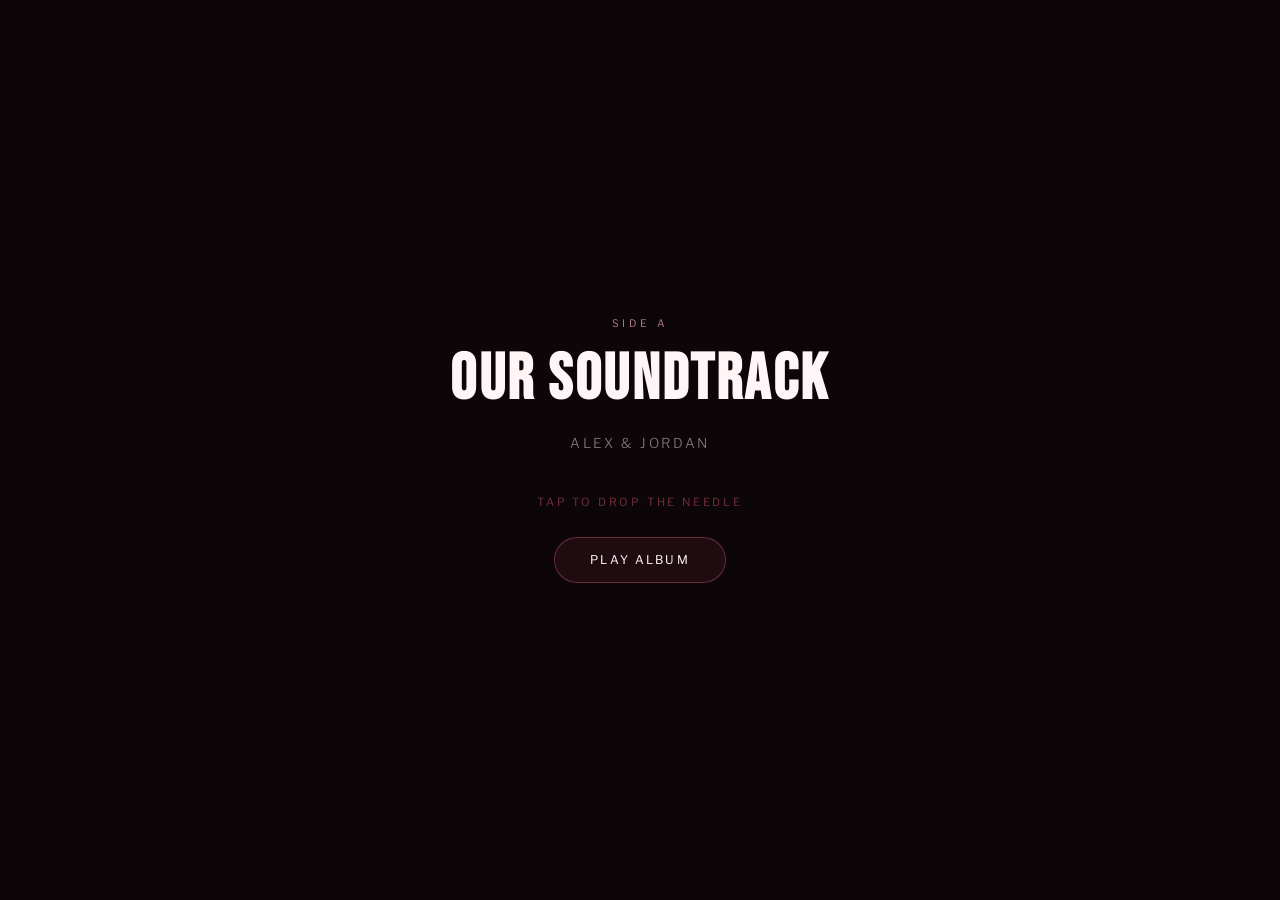
<file: romantic.html>
<!DOCTYPE html>
<html lang="en">
<head>
<meta charset="UTF-8">
<meta name="viewport" content="width=device-width, initial-scale=1.0, viewport-fit=cover">
<meta name="theme-color" content="#12080c">
<title>Our Soundtrack</title>
<link rel="preconnect" href="https://fonts.googleapis.com">
<link rel="preconnect" href="https://fonts.gstatic.com" crossorigin>
<link href="https://fonts.googleapis.com/css2?family=Bebas+Neue&family=Libre+Franklin:ital,wght@0,300;0,400;0,500;0,600;1,400&display=swap" rel="stylesheet">
<style>
:root{
  --bg-deep:#0c0608;--bg-mid:#160c10;--bg-card:#1e1016;
  --rose:#e85d7a;--rose-soft:#f4a4b4;--rose-glow:rgba(232,93,122,.35);
  --blush:#ffd6e0;--cream:#fff5f7;--muted:rgba(255,245,247,.5);
  --vinyl:#0a0a0a;--groove:rgba(255,255,255,.04);--label:#c41e3a;
  --gold:#d4a574;--ease:cubic-bezier(.22,1,.36,1);
  --safe-top:env(safe-area-inset-top);--safe-bottom:env(safe-area-inset-bottom);
}
*,*::before,*::after{box-sizing:border-box;margin:0;padding:0}
html{-webkit-text-size-adjust:100%}
body{
  min-height:100dvh;font-family:'Libre Franklin',system-ui,sans-serif;
  color:var(--cream);background:var(--bg-deep);overflow-x:hidden;
  -webkit-tap-highlight-color:transparent;
  padding:var(--safe-top) 0 var(--safe-bottom);
}
.app{
  width:100%;max-width:480px;min-height:100dvh;margin:0 auto;
  position:relative;overflow:hidden;
  background:
    radial-gradient(ellipse 80% 50% at 50% -10%,rgba(232,93,122,.12),transparent 55%),
    radial-gradient(ellipse 60% 40% at 80% 100%,rgba(212,165,116,.06),transparent 50%),
    linear-gradient(180deg,var(--bg-deep) 0%,var(--bg-mid) 45%,var(--bg-deep) 100%);
}

/* ── Intro ── */
.intro{
  position:fixed;inset:0;z-index:50;display:flex;flex-direction:column;
  align-items:center;justify-content:center;gap:1.25rem;padding:2rem;
  background:var(--bg-deep);text-align:center;
  transition:opacity .8s var(--ease),visibility .8s;
}
.intro.hidden{opacity:0;visibility:hidden;pointer-events:none}
.intro-badge{
  font-size:.65rem;letter-spacing:.35em;text-transform:uppercase;
  color:var(--rose-soft);opacity:.7;
}
.intro h1{
  font-family:'Bebas Neue',sans-serif;font-size:clamp(2.8rem,14vw,4rem);
  letter-spacing:.04em;line-height:.95;color:var(--cream);
}
.intro .couple{
  font-size:.85rem;font-weight:300;letter-spacing:.2em;text-transform:uppercase;
  color:var(--muted);margin-top:.25rem;
}
.intro-hint{
  margin-top:1.5rem;font-size:.7rem;letter-spacing:.25em;text-transform:uppercase;
  color:rgba(232,93,122,.45);animation:pulse 2.5s ease-in-out infinite;
}
@keyframes pulse{0%,100%{opacity:.4}50%{opacity:1}}
.intro-btn{
  margin-top:.5rem;padding:.9rem 2.2rem;border:1px solid rgba(232,93,122,.4);
  background:rgba(232,93,122,.08);color:var(--cream);font-family:inherit;
  font-size:.75rem;letter-spacing:.18em;text-transform:uppercase;cursor:pointer;
  border-radius:999px;transition:background .3s,border-color .3s,transform .2s;
}
.intro-btn:hover,.intro-btn:focus-visible{
  background:rgba(232,93,122,.18);border-color:var(--rose);outline:none;
}
.intro-btn:active{transform:scale(.97)}

/* ── Main layout ── */
.main{
  min-height:100dvh;display:flex;flex-direction:column;
  opacity:0;transform:translateY(12px);
  transition:opacity .9s var(--ease) .1s,transform .9s var(--ease) .1s;
}
.main.visible{opacity:1;transform:none}

.header{
  padding:1.25rem 1.25rem .5rem;text-align:center;flex-shrink:0;
}
.header-label{
  font-size:.6rem;letter-spacing:.3em;text-transform:uppercase;color:var(--rose-soft);opacity:.65;
}
.header h2{
  font-family:'Bebas Neue',sans-serif;font-size:clamp(1.6rem,7vw,2rem);
  letter-spacing:.06em;margin-top:.15rem;
}
.header .meta{font-size:.72rem;color:var(--muted);margin-top:.2rem;letter-spacing:.08em}

/* ── Vinyl stage ── */
.vinyl-stage{
  flex:1;display:flex;align-items:center;justify-content:center;
  padding:1rem 1.25rem;position:relative;min-height:min(52vw,240px);
}
.vinyl-wrap{
  position:relative;width:min(72vw,280px);aspect-ratio:1;
}
.vinyl-shadow{
  position:absolute;inset:8%;border-radius:50%;
  background:radial-gradient(ellipse,rgba(0,0,0,.55),transparent 70%);
  filter:blur(12px);transform:translateY(8%);
}
.vinyl{
  position:relative;width:100%;height:100%;border-radius:50%;
  background:
    repeating-radial-gradient(circle at center,
      var(--groove) 0 1px,transparent 1px 3px),
    radial-gradient(circle at 38% 32%,rgba(255,255,255,.06),transparent 40%),
    conic-gradient(from 0deg,#111,#1a1a1a,#0d0d0d,#181818,#111);
  box-shadow:
    0 0 0 2px rgba(255,255,255,.04),
    0 12px 40px rgba(0,0,0,.55),
    inset 0 0 60px rgba(0,0,0,.4);
  transition:transform .6s var(--ease);
}
.vinyl.playing{animation:spin 3.2s linear infinite}
@keyframes spin{to{transform:rotate(360deg)}}

.vinyl::before{
  content:'';position:absolute;inset:3%;border-radius:50%;
  border:1px solid rgba(255,255,255,.03);
  background:repeating-radial-gradient(circle at center,
    transparent 0 2px,rgba(255,255,255,.025) 2px 3px);
  pointer-events:none;
}

/* Album art / label */
.label{
  position:absolute;top:50%;left:50%;transform:translate(-50%,-50%);
  width:38%;aspect-ratio:1;border-radius:50%;overflow:hidden;
  box-shadow:0 0 0 3px rgba(20,20,20,.9),0 0 0 4px rgba(255,255,255,.06);
}
.label-art{
  width:100%;height:100%;
  background:
    radial-gradient(circle at 30% 25%,rgba(255,255,255,.2),transparent 50%),
    linear-gradient(145deg,#e85d7a 0%,#9b2d4a 50%,#5c1528 100%);
  display:flex;align-items:center;justify-content:center;
  font-family:'Bebas Neue',sans-serif;font-size:clamp(.55rem,3.2vw,.85rem);
  letter-spacing:.08em;text-align:center;padding:.4rem;line-height:1.1;
  color:var(--cream);
}
.label-hole{
  position:absolute;top:50%;left:50%;transform:translate(-50%,-50%);
  width:10%;aspect-ratio:1;border-radius:50%;
  background:var(--bg-deep);box-shadow:inset 0 1px 3px rgba(0,0,0,.8);
  z-index:2;
}

/* Tonearm */
.tonearm{
  position:absolute;top:6%;right:-4%;width:42%;height:42%;
  transform-origin:78% 12%;transform:rotate(-18deg);
  transition:transform .7s var(--ease);pointer-events:none;z-index:3;
}
.tonearm.playing{transform:rotate(8deg)}
.tonearm-pivot{
  position:absolute;top:8%;right:18%;width:10%;aspect-ratio:1;border-radius:50%;
  background:linear-gradient(145deg,#888,#444);box-shadow:0 2px 6px rgba(0,0,0,.5);
}
.tonearm-arm{
  position:absolute;top:12%;right:22%;width:3px;height:78%;
  background:linear-gradient(180deg,#aaa,#666);border-radius:2px;
  transform-origin:top center;transform:rotate(12deg);
}
.tonearm-head{
  position:absolute;bottom:2%;left:50%;transform:translateX(-50%);
  width:14px;height:20px;background:#555;border-radius:2px 2px 4px 4px;
}

/* ── Waveform ── */
.waveform-wrap{
  padding:0 1.25rem .75rem;flex-shrink:0;
}
.waveform{
  display:flex;align-items:flex-end;justify-content:center;gap:3px;
  height:36px;opacity:.55;transition:opacity .4s;
}
.waveform.active{opacity:1}
.waveform-bar{
  width:4px;border-radius:2px;background:linear-gradient(180deg,var(--rose-soft),var(--rose));
  transform-origin:bottom;animation:none;
}
.waveform.active .waveform-bar{animation:wave 1.1s ease-in-out infinite}
.waveform-bar:nth-child(1){height:12px;animation-delay:0s}
.waveform-bar:nth-child(2){height:22px;animation-delay:.08s}
.waveform-bar:nth-child(3){height:16px;animation-delay:.16s}
.waveform-bar:nth-child(4){height:28px;animation-delay:.04s}
.waveform-bar:nth-child(5){height:18px;animation-delay:.12s}
.waveform-bar:nth-child(6){height:32px;animation-delay:.2s}
.waveform-bar:nth-child(7){height:20px;animation-delay:.06s}
.waveform-bar:nth-child(8){height:26px;animation-delay:.14s}
.waveform-bar:nth-child(9){height:14px;animation-delay:.1s}
.waveform-bar:nth-child(10){height:24px;animation-delay:.18s}
.waveform-bar:nth-child(11){height:18px;animation-delay:.02s}
.waveform-bar:nth-child(12){height:30px;animation-delay:.22s}
.waveform-bar:nth-child(13){height:16px;animation-delay:.08s}
.waveform-bar:nth-child(14){height:22px;animation-delay:.16s}
.waveform-bar:nth-child(15){height:12px;animation-delay:.04s}
.waveform-bar:nth-child(16){height:28px;animation-delay:.12s}
.waveform-bar:nth-child(17){height:20px;animation-delay:.2s}
.waveform-bar:nth-child(18){height:14px;animation-delay:.06s}
.waveform-bar:nth-child(19){height:26px;animation-delay:.14s}
.waveform-bar:nth-child(20){height:18px;animation-delay:.1s}
@keyframes wave{
  0%,100%{transform:scaleY(.35)}
  50%{transform:scaleY(1)}
}

/* ── Track info ── */
.track-info{
  padding:0 1.5rem .5rem;text-align:center;flex-shrink:0;
}
.track-num{
  font-size:.6rem;letter-spacing:.25em;text-transform:uppercase;color:var(--rose-soft);opacity:.7;
}
.track-title{
  font-family:'Bebas Neue',sans-serif;font-size:clamp(1.4rem,6vw,1.75rem);
  letter-spacing:.04em;margin-top:.15rem;line-height:1.1;
}
.track-memory{
  font-size:.82rem;font-weight:300;line-height:1.55;color:var(--muted);
  margin-top:.5rem;max-height:3.1em;overflow:hidden;
  transition:max-height .5s var(--ease),opacity .4s;
}
.track-memory.expanded{max-height:12em}
.track-lyrics{
  font-size:.78rem;font-style:italic;font-weight:300;line-height:1.6;
  color:rgba(255,214,224,.55);margin-top:.6rem;
  max-height:0;opacity:0;overflow:hidden;
  transition:max-height .5s var(--ease),opacity .4s,margin .4s;
}
.track-lyrics.visible{max-height:8em;opacity:1;margin-top:.75rem}
.lyrics-toggle{
  margin-top:.5rem;background:none;border:none;color:var(--rose-soft);
  font-family:inherit;font-size:.65rem;letter-spacing:.15em;text-transform:uppercase;
  cursor:pointer;opacity:.6;transition:opacity .2s;
}
.lyrics-toggle:hover,.lyrics-toggle:focus-visible{opacity:1;outline:none}

/* ── Player controls ── */
.player{
  padding:.75rem 1.25rem 1rem;flex-shrink:0;
  background:linear-gradient(180deg,transparent,rgba(0,0,0,.25));
}
.progress-wrap{
  display:flex;align-items:center;gap:.6rem;margin-bottom:.85rem;
  font-size:.65rem;color:var(--muted);letter-spacing:.05em;
}
.progress-bar{
  flex:1;height:3px;background:rgba(255,255,255,.1);border-radius:2px;
  overflow:hidden;cursor:pointer;
}
.progress-fill{
  height:100%;width:0%;background:linear-gradient(90deg,var(--rose),var(--rose-soft));
  border-radius:2px;transition:width .15s linear;
}
.controls{
  display:flex;align-items:center;justify-content:center;gap:1.5rem;
}
.ctrl-btn{
  background:none;border:none;color:var(--cream);cursor:pointer;
  display:flex;align-items:center;justify-content:center;
  transition:color .2s,transform .15s,opacity .2s;
  -webkit-tap-highlight-color:transparent;
}
.ctrl-btn:hover,.ctrl-btn:focus-visible{color:var(--rose-soft);outline:none}
.ctrl-btn:active{transform:scale(.9)}
.ctrl-btn svg{width:22px;height:22px;fill:currentColor}
.ctrl-btn.play-btn{
  width:56px;height:56px;border-radius:50%;
  background:linear-gradient(145deg,var(--rose),#c43d5c);
  color:var(--cream);box-shadow:0 4px 20px var(--rose-glow);
}
.ctrl-btn.play-btn svg{width:26px;height:26px}
.ctrl-btn.play-btn:hover,.ctrl-btn.play-btn:focus-visible{color:var(--cream);transform:scale(1.04)}
.ctrl-btn.play-btn:active{transform:scale(.95)}
.ctrl-btn.skip-btn svg{width:20px;height:20px;opacity:.85}

/* ── Track list ── */
.tracklist{
  padding:0 1rem 1.25rem;flex-shrink:0;
  max-height:0;opacity:0;overflow:hidden;
  transition:max-height .5s var(--ease),opacity .4s,padding .4s;
}
.tracklist.open{max-height:320px;opacity:1;padding-bottom:calc(1.25rem + var(--safe-bottom))}
.tracklist-toggle{
  display:flex;align-items:center;justify-content:center;gap:.4rem;
  width:100%;padding:.6rem;background:none;border:none;
  color:var(--muted);font-family:inherit;font-size:.65rem;
  letter-spacing:.2em;text-transform:uppercase;cursor:pointer;
  transition:color .2s;
}
.tracklist-toggle:hover,.tracklist-toggle:focus-visible{color:var(--rose-soft);outline:none}
.tracklist-toggle svg{width:14px;height:14px;fill:currentColor;transition:transform .3s}
.tracklist.open .tracklist-toggle svg{transform:rotate(180deg)}
.tracklist-inner{
  margin-top:.5rem;border-radius:12px;
  background:rgba(255,255,255,.04);border:1px solid rgba(255,255,255,.06);
  overflow:hidden;
}
.track-item{
  display:flex;align-items:center;gap:.75rem;padding:.75rem 1rem;
  cursor:pointer;border:none;background:none;width:100%;text-align:left;
  color:var(--cream);font-family:inherit;
  border-bottom:1px solid rgba(255,255,255,.04);
  transition:background .2s;
  -webkit-tap-highlight-color:transparent;
}
.track-item:last-child{border-bottom:none}
.track-item:hover,.track-item:focus-visible{background:rgba(232,93,122,.08);outline:none}
.track-item.active{background:rgba(232,93,122,.12)}
.track-item-num{
  font-family:'Bebas Neue',sans-serif;font-size:1rem;color:var(--rose-soft);
  min-width:1.5rem;opacity:.7;
}
.track-item-title{
  font-size:.85rem;font-weight:400;flex:1;
  white-space:nowrap;overflow:hidden;text-overflow:ellipsis;
}
.track-item-dur{font-size:.65rem;color:var(--muted)}
.track-item-playing{
  width:14px;height:14px;display:none;flex-shrink:0;
}
.track-item.active .track-item-playing{display:flex;align-items:flex-end;gap:2px}
.track-item.active .track-item-num{opacity:0;width:0;min-width:0;overflow:hidden}
.mini-bar{
  width:2px;background:var(--rose);border-radius:1px;
  animation:wave .8s ease-in-out infinite;
}
.mini-bar:nth-child(1){height:6px}
.mini-bar:nth-child(2){height:10px;animation-delay:.1s}
.mini-bar:nth-child(3){height:5px;animation-delay:.2s}

/* ── Ambient glow ── */
.glow{
  position:fixed;pointer-events:none;z-index:0;
  width:min(90vw,400px);height:min(90vw,400px);
  top:20%;left:50%;transform:translateX(-50%);
  background:radial-gradient(circle,rgba(232,93,122,.08),transparent 65%);
  transition:opacity .6s;
}
.glow.playing{opacity:1.4}
</style>
</head>
<body>
<div class="app">
  <div class="glow" id="glow"></div>

  <!-- Intro -->
  <section class="intro" id="intro">
    <span class="intro-badge">Side A</span>
    <h1 id="introTitle">Our Soundtrack</h1>
    <p class="couple" id="introCouple">Alex &amp; Jordan</p>
    <p class="intro-hint">Tap to drop the needle</p>
    <button class="intro-btn" id="introBtn" type="button">Play Album</button>
  </section>

  <!-- Main player -->
  <main class="main" id="main">
    <header class="header">
      <p class="header-label">Now Spinning</p>
      <h2 id="albumTitle">Our Soundtrack</h2>
      <p class="meta" id="coupleMeta">Alex &amp; Jordan</p>
    </header>

    <div class="vinyl-stage">
      <div class="vinyl-wrap">
        <div class="vinyl-shadow"></div>
        <div class="tonearm" id="tonearm">
          <div class="tonearm-pivot"></div>
          <div class="tonearm-arm">
            <div class="tonearm-head"></div>
          </div>
        </div>
        <div class="vinyl" id="vinyl">
          <div class="label">
            <div class="label-art" id="labelArt">OS</div>
            <div class="label-hole"></div>
          </div>
        </div>
      </div>
    </div>

    <div class="waveform-wrap">
      <div class="waveform" id="waveform" aria-hidden="true">
        <span class="waveform-bar"></span><span class="waveform-bar"></span>
        <span class="waveform-bar"></span><span class="waveform-bar"></span>
        <span class="waveform-bar"></span><span class="waveform-bar"></span>
        <span class="waveform-bar"></span><span class="waveform-bar"></span>
        <span class="waveform-bar"></span><span class="waveform-bar"></span>
        <span class="waveform-bar"></span><span class="waveform-bar"></span>
        <span class="waveform-bar"></span><span class="waveform-bar"></span>
        <span class="waveform-bar"></span><span class="waveform-bar"></span>
        <span class="waveform-bar"></span><span class="waveform-bar"></span>
        <span class="waveform-bar"></span><span class="waveform-bar"></span>
      </div>
    </div>

    <div class="track-info">
      <p class="track-num" id="trackNum">Track 01</p>
      <h3 class="track-title" id="trackTitle">First Dance</h3>
      <p class="track-memory" id="trackMemory"></p>
      <p class="track-lyrics" id="trackLyrics"></p>
      <button class="lyrics-toggle" id="lyricsToggle" type="button" hidden>Show Lyrics</button>
    </div>

    <div class="player">
      <div class="progress-wrap">
        <span id="timeCurrent">0:00</span>
        <div class="progress-bar" id="progressBar" role="slider" aria-label="Seek" tabindex="0">
          <div class="progress-fill" id="progressFill"></div>
        </div>
        <span id="timeTotal">3:42</span>
      </div>
      <div class="controls">
        <button class="ctrl-btn skip-btn" id="prevBtn" type="button" aria-label="Previous track">
          <svg viewBox="0 0 24 24"><path d="M6 6h2v12H6V6zm3.5 6 8.5 6V6l-8.5 6z"/></svg>
        </button>
        <button class="ctrl-btn play-btn" id="playBtn" type="button" aria-label="Play">
          <svg id="playIcon" viewBox="0 0 24 24"><path d="M8 5v14l11-7L8 5z"/></svg>
          <svg id="pauseIcon" viewBox="0 0 24 24" hidden><path d="M6 19h4V5H6v14zm8-14v14h4V5h-4z"/></svg>
        </button>
        <button class="ctrl-btn skip-btn" id="nextBtn" type="button" aria-label="Next track">
          <svg viewBox="0 0 24 24"><path d="M16 18h2V6h-2v12zm-11-7 8.5-6v12L5 11z"/></svg>
        </button>
      </div>
    </div>

    <div class="tracklist" id="tracklist">
      <button class="tracklist-toggle" id="tracklistToggle" type="button">
        Tracklist
        <svg viewBox="0 0 24 24"><path d="M7 10l5 5 5-5H7z"/></svg>
      </button>
      <div class="tracklist-inner" id="tracklistInner"></div>
    </div>
  </main>
</div>

<audio id="audio" preload="metadata"></audio>

<script>
/* ========== EXPERIENCE CONFIG ========== */
const EXPERIENCE = {
  couple: 'Alex & Jordan',
  albumTitle: 'Our Soundtrack',
  tracks: [
    {
      title: 'First Glance',
      memory: 'The night we met at that tiny jazz bar — you laughed at my terrible drink order and I knew.',
      lyrics: '"I saw you there, heart on my sleeve…"\nEvery chorus still takes me back to that corner booth.',
      audioSrc: '',
      duration: 222,
    },
    {
      title: 'Late Night Drives',
      memory: 'Windows down, city lights blurring. Your playlist, my hand on the gear shift, your hand on mine.',
      lyrics: '"City lights fade but you stay bright…"\nWe must have circled the block a dozen times.',
      audioSrc: '',
      duration: 198,
    },
    {
      title: 'Kitchen Dancing',
      memory: 'Sunday mornings in slippers, spatula microphone, flour on your nose. Our silliest, truest song.',
      lyrics: '"Spin me slow in the morning sun…"\nNo stage could ever top our linoleum floor.',
      audioSrc: '',
      duration: 245,
    },
    {
      title: 'Under the Stars',
      memory: 'That rooftop in December. You pointed at Orion and said our constellation was still being written.',
      lyrics: '"Write our names across the sky…"\nI believed you. I still do.',
      audioSrc: '',
      duration: 267,
    },
    {
      title: 'Forever Side B',
      memory: 'Not an ending — a flip of the record. Side B is everything still to come.',
      lyrics: '"Flip the vinyl, press play again…"\nOur soundtrack never really stops.',
      audioSrc: '',
      duration: 312,
    },
  ],
};

/* ========== DOM ========== */
const $ = (id) => document.getElementById(id);
const intro = $('intro');
const main = $('main');
const vinyl = $('vinyl');
const tonearm = $('tonearm');
const waveform = $('waveform');
const glow = $('glow');
const audio = $('audio');
const playBtn = $('playBtn');
const playIcon = $('playIcon');
const pauseIcon = $('pauseIcon');
const prevBtn = $('prevBtn');
const nextBtn = $('nextBtn');
const progressBar = $('progressBar');
const progressFill = $('progressFill');
const timeCurrent = $('timeCurrent');
const timeTotal = $('timeTotal');
const trackNum = $('trackNum');
const trackTitle = $('trackTitle');
const trackMemory = $('trackMemory');
const trackLyrics = $('trackLyrics');
const lyricsToggle = $('lyricsToggle');
const tracklist = $('tracklist');
const tracklistInner = $('tracklistInner');
const tracklistToggle = $('tracklistToggle');

let currentIndex = 0;
let isPlaying = false;
let lyricsOpen = false;
let progressTimer = null;
let simulatedElapsed = 0;
let usingAudio = false;

/* ========== Init ========== */
function init() {
  document.title = EXPERIENCE.albumTitle + ' · Romantic';
  $('introTitle').textContent = EXPERIENCE.albumTitle;
  $('introCouple').textContent = EXPERIENCE.couple;
  $('albumTitle').textContent = EXPERIENCE.albumTitle;
  $('coupleMeta').textContent = EXPERIENCE.couple;

  const initials = EXPERIENCE.albumTitle
    .split(/\s+/)
    .map((w) => w[0])
    .join('')
    .slice(0, 3)
    .toUpperCase();
  $('labelArt').textContent = initials;

  buildTracklist();
  loadTrack(0, false);
}

function buildTracklist() {
  tracklistInner.innerHTML = '';
  EXPERIENCE.tracks.forEach((t, i) => {
    const btn = document.createElement('button');
    btn.type = 'button';
    btn.className = 'track-item' + (i === 0 ? ' active' : '');
    btn.dataset.index = i;
    btn.innerHTML =
      '<span class="track-item-num">' + pad(i + 1) + '</span>' +
      '<span class="track-item-playing" aria-hidden="true">' +
        '<span class="mini-bar"></span><span class="mini-bar"></span><span class="mini-bar"></span>' +
      '</span>' +
      '<span class="track-item-title">' + escapeHtml(t.title) + '</span>' +
      '<span class="track-item-dur">' + formatTime(t.duration || 180) + '</span>';
    btn.addEventListener('click', () => selectTrack(i));
    tracklistInner.appendChild(btn);
  });
}

function escapeHtml(str) {
  const d = document.createElement('div');
  d.textContent = str;
  return d.innerHTML;
}

function pad(n) {
  return n < 10 ? '0' + n : '' + n;
}

function formatTime(sec) {
  const m = Math.floor(sec / 60);
  const s = Math.floor(sec % 60);
  return m + ':' + (s < 10 ? '0' : '') + s;
}

/* ========== Track loading ========== */
function loadTrack(index, autoplay) {
  currentIndex = index;
  const track = EXPERIENCE.tracks[index];

  trackNum.textContent = 'Track ' + pad(index + 1);
  trackTitle.textContent = track.title;
  trackMemory.textContent = track.memory;
  trackMemory.classList.remove('expanded');

  if (track.lyrics) {
    trackLyrics.textContent = track.lyrics.replace(/\\n/g, '\n');
    lyricsToggle.hidden = false;
    lyricsToggle.textContent = 'Show Lyrics';
    trackLyrics.classList.remove('visible');
    lyricsOpen = false;
  } else {
    trackLyrics.textContent = '';
    lyricsToggle.hidden = true;
    trackLyrics.classList.remove('visible');
    lyricsOpen = false;
  }

  const dur = track.duration || 180;
  timeTotal.textContent = formatTime(dur);
  simulatedElapsed = 0;
  updateProgress(0);

  document.querySelectorAll('.track-item').forEach((el, i) => {
    el.classList.toggle('active', i === index);
  });

  usingAudio = !!(track.audioSrc && track.audioSrc.trim());
  audio.pause();
  if (usingAudio) {
    audio.src = track.audioSrc;
    audio.load();
  } else {
    audio.removeAttribute('src');
  }

  if (autoplay) play();
  else pause(false);
}

function selectTrack(index) {
  if (index === currentIndex) return;
  loadTrack(index, isPlaying);
}

/* ========== Playback ========== */
function play() {
  isPlaying = true;
  vinyl.classList.add('playing');
  tonearm.classList.add('playing');
  waveform.classList.add('active');
  glow.classList.add('playing');
  playIcon.hidden = true;
  pauseIcon.hidden = false;
  playBtn.setAttribute('aria-label', 'Pause');

  if (usingAudio) {
    audio.play().catch(() => {});
    startAudioProgress();
  } else {
    startSimulatedProgress();
  }
}

function pause(resetArm) {
  isPlaying = false;
  vinyl.classList.remove('playing');
  if (resetArm !== false) {
    tonearm.classList.remove('playing');
  }
  waveform.classList.remove('active');
  glow.classList.remove('playing');
  playIcon.hidden = false;
  pauseIcon.hidden = true;
  playBtn.setAttribute('aria-label', 'Play');

  audio.pause();
  stopProgress();
}

function togglePlay() {
  if (isPlaying) pause();
  else play();
}

function prevTrack() {
  const idx = currentIndex > 0 ? currentIndex - 1 : EXPERIENCE.tracks.length - 1;
  loadTrack(idx, isPlaying);
}

function nextTrack() {
  const idx = currentIndex < EXPERIENCE.tracks.length - 1 ? currentIndex + 1 : 0;
  loadTrack(idx, isPlaying);
}

function startSimulatedProgress() {
  stopProgress();
  const dur = EXPERIENCE.tracks[currentIndex].duration || 180;
  progressTimer = setInterval(() => {
    simulatedElapsed += 0.25;
    if (simulatedElapsed >= dur) {
      simulatedElapsed = 0;
      nextTrack();
      return;
    }
    updateProgress(simulatedElapsed / dur);
    timeCurrent.textContent = formatTime(simulatedElapsed);
  }, 250);
}

function startAudioProgress() {
  stopProgress();
  progressTimer = setInterval(() => {
    if (!audio.duration) return;
    updateProgress(audio.currentTime / audio.duration);
    timeCurrent.textContent = formatTime(audio.currentTime);
  }, 200);
}

function stopProgress() {
  if (progressTimer) {
    clearInterval(progressTimer);
    progressTimer = null;
  }
}

function updateProgress(ratio) {
  progressFill.style.width = Math.min(100, Math.max(0, ratio * 100)) + '%';
}

function seek(ratio) {
  const track = EXPERIENCE.tracks[currentIndex];
  const dur = usingAudio ? audio.duration : (track.duration || 180);
  const t = ratio * dur;
  if (usingAudio && audio.duration) {
    audio.currentTime = t;
  } else {
    simulatedElapsed = t;
    timeCurrent.textContent = formatTime(t);
  }
  updateProgress(ratio);
}

/* ========== Events ========== */
function enterExperience() {
  intro.classList.add('hidden');
  main.classList.add('visible');
}

$('introBtn').addEventListener('click', enterExperience);
intro.addEventListener('click', (e) => {
  if (e.target === $('introBtn')) return;
  enterExperience();
});

playBtn.addEventListener('click', togglePlay);
prevBtn.addEventListener('click', prevTrack);
nextBtn.addEventListener('click', nextTrack);

lyricsToggle.addEventListener('click', () => {
  lyricsOpen = !lyricsOpen;
  trackLyrics.classList.toggle('visible', lyricsOpen);
  trackMemory.classList.toggle('expanded', lyricsOpen);
  lyricsToggle.textContent = lyricsOpen ? 'Hide Lyrics' : 'Show Lyrics';
});

tracklistToggle.addEventListener('click', () => {
  tracklist.classList.toggle('open');
});

progressBar.addEventListener('click', (e) => {
  const rect = progressBar.getBoundingClientRect();
  const ratio = (e.clientX - rect.left) / rect.width;
  seek(Math.max(0, Math.min(1, ratio)));
});

progressBar.addEventListener('keydown', (e) => {
  const track = EXPERIENCE.tracks[currentIndex];
  const dur = usingAudio ? (audio.duration || 1) : (track.duration || 180);
  const step = 5 / dur;
  let ratio = (usingAudio ? audio.currentTime : simulatedElapsed) / dur;
  if (e.key === 'ArrowRight') ratio = Math.min(1, ratio + step);
  else if (e.key === 'ArrowLeft') ratio = Math.max(0, ratio - step);
  else return;
  e.preventDefault();
  seek(ratio);
});

audio.addEventListener('ended', () => nextTrack());

audio.addEventListener('loadedmetadata', () => {
  if (usingAudio) timeTotal.textContent = formatTime(audio.duration);
});

init();
</script>
</body>
</html>
</file>
<file: style.css>
/* ============================================================
   MOMENT — Premium Landing Page Styles
   Mobile-first · Static · GitHub Pages
   ============================================================ */

@import url('https://fonts.googleapis.com/css2?family=DM+Sans:ital,opsz,wght@0,9..40,300;0,9..40,400;0,9..40,500;0,9..40,600;1,9..40,400&family=Syne:wght@500;600;700;800&display=swap');

/* --- Tokens --- */
:root {
  --bg: #0a0a0f;
  --bg-elevated: #12121a;
  --bg-card: #16161f;
  --surface: rgba(255, 255, 255, 0.04);
  --surface-hover: rgba(255, 255, 255, 0.07);
  --border: rgba(255, 255, 255, 0.08);
  --border-strong: rgba(255, 255, 255, 0.14);
  --text: #f4f2ef;
  --text-muted: rgba(244, 242, 239, 0.62);
  --text-dim: rgba(244, 242, 239, 0.4);
  --accent: #e8a87c;
  --accent-soft: #f5d0b8;
  --accent-glow: rgba(232, 168, 124, 0.35);
  --rose: #e85d8a;
  --rose-glow: rgba(232, 93, 138, 0.3);
  --violet: #9b7fe8;
  --gold: #d4a853;

  --font-display: 'Syne', system-ui, sans-serif;
  --font-body: 'DM Sans', system-ui, sans-serif;

  --radius-sm: 10px;
  --radius-md: 16px;
  --radius-lg: 24px;
  --radius-xl: 32px;

  --ease: cubic-bezier(0.22, 1, 0.36, 1);
  --ease-snap: cubic-bezier(0.34, 1.2, 0.48, 1);

  --nav-h: 56px;
  --section-pad: clamp(4rem, 10vw, 7rem);
  --container: min(1120px, 100% - 2rem);
}

/* --- Reset --- */
*,
*::before,
*::after {
  box-sizing: border-box;
  margin: 0;
  padding: 0;
}

html {
  scroll-behavior: smooth;
  -webkit-text-size-adjust: 100%;
}

body {
  font-family: var(--font-body);
  font-size: 1rem;
  line-height: 1.6;
  color: var(--text);
  background: var(--bg);
  overflow-x: hidden;
  -webkit-font-smoothing: antialiased;
}

img,
video {
  max-width: 100%;
  display: block;
}

a {
  color: inherit;
  text-decoration: none;
}

button {
  font: inherit;
  cursor: pointer;
  border: none;
  background: none;
  color: inherit;
}

ul {
  list-style: none;
}

/* --- Grain overlay --- */
body::before {
  content: '';
  position: fixed;
  inset: 0;
  pointer-events: none;
  z-index: 9999;
  opacity: 0.035;
  background-image: url("data:image/svg+xml,%3Csvg viewBox='0 0 256 256' xmlns='http://www.w3.org/2000/svg'%3E%3Cfilter id='n'%3E%3CfeTurbulence type='fractalNoise' baseFrequency='0.85' numOctaves='4' stitchTiles='stitch'/%3E%3C/filter%3E%3Crect width='100%25' height='100%25' filter='url(%23n)'/%3E%3C/svg%3E");
  background-repeat: repeat;
  background-size: 180px;
}

/* --- Layout --- */
.container {
  width: var(--container);
  margin-inline: auto;
}

.section {
  padding-block: var(--section-pad);
  position: relative;
}

.section-label {
  font-family: var(--font-body);
  font-size: 0.7rem;
  font-weight: 500;
  letter-spacing: 0.22em;
  text-transform: uppercase;
  color: var(--accent);
  margin-bottom: 0.75rem;
}

.section-title {
  font-family: var(--font-display);
  font-size: clamp(1.75rem, 5vw, 2.75rem);
  font-weight: 700;
  line-height: 1.15;
  letter-spacing: -0.02em;
  margin-bottom: 1rem;
}

.section-subtitle {
  font-size: clamp(0.95rem, 2.5vw, 1.1rem);
  color: var(--text-muted);
  max-width: 42ch;
  line-height: 1.65;
}

/* --- Buttons --- */
.btn {
  display: inline-flex;
  align-items: center;
  justify-content: center;
  gap: 0.4rem;
  padding: 0.85rem 1.5rem;
  border-radius: 999px;
  font-family: var(--font-body);
  font-size: 0.9rem;
  font-weight: 500;
  letter-spacing: 0.01em;
  transition: transform 0.35s var(--ease), box-shadow 0.35s var(--ease), background 0.35s var(--ease);
  -webkit-tap-highlight-color: transparent;
  white-space: nowrap;
}

.btn:active {
  transform: scale(0.97);
}

.btn--primary {
  background: linear-gradient(135deg, var(--accent) 0%, #d4896a 100%);
  color: #1a1008;
  box-shadow: 0 4px 24px var(--accent-glow), inset 0 1px 0 rgba(255, 255, 255, 0.25);
}

.btn--primary:hover {
  box-shadow: 0 8px 32px var(--accent-glow), inset 0 1px 0 rgba(255, 255, 255, 0.3);
  transform: translateY(-2px);
}

.btn--ghost {
  background: var(--surface);
  border: 1px solid var(--border-strong);
  color: var(--text);
  backdrop-filter: blur(12px);
  -webkit-backdrop-filter: blur(12px);
}

.btn--ghost:hover {
  background: var(--surface-hover);
  border-color: rgba(255, 255, 255, 0.2);
  transform: translateY(-2px);
}

.btn--large {
  padding: 1rem 2rem;
  font-size: 1rem;
}

/* --- Navigation --- */
.nav {
  position: fixed;
  top: 0;
  left: 0;
  right: 0;
  z-index: 100;
  height: var(--nav-h);
  display: flex;
  align-items: center;
  transition: background 0.4s var(--ease), border-color 0.4s var(--ease), backdrop-filter 0.4s;
}

.nav--scrolled {
  background: rgba(10, 10, 15, 0.82);
  backdrop-filter: blur(20px) saturate(1.4);
  -webkit-backdrop-filter: blur(20px) saturate(1.4);
  border-bottom: 1px solid var(--border);
}

.nav__inner {
  width: var(--container);
  margin-inline: auto;
  display: flex;
  align-items: center;
  justify-content: space-between;
}

.nav__logo {
  font-family: var(--font-display);
  font-size: 1.15rem;
  font-weight: 700;
  letter-spacing: -0.03em;
  background: linear-gradient(135deg, var(--text) 40%, var(--accent-soft));
  -webkit-background-clip: text;
  -webkit-text-fill-color: transparent;
  background-clip: text;
}

.nav__toggle {
  width: 40px;
  height: 40px;
  display: flex;
  flex-direction: column;
  align-items: center;
  justify-content: center;
  gap: 5px;
  border-radius: var(--radius-sm);
  -webkit-tap-highlight-color: transparent;
  position: relative;
  z-index: 110;
}

.nav__toggle span {
  display: block;
  width: 20px;
  height: 1.5px;
  background: var(--text);
  border-radius: 2px;
  transition: transform 0.35s var(--ease), opacity 0.35s;
}

.nav__toggle[aria-expanded='true'] span:nth-child(1) {
  transform: translateY(6.5px) rotate(45deg);
}

.nav__toggle[aria-expanded='true'] span:nth-child(2) {
  opacity: 0;
}

.nav__toggle[aria-expanded='true'] span:nth-child(3) {
  transform: translateY(-6.5px) rotate(-45deg);
}

.nav__menu {
  position: fixed;
  inset: var(--nav-h) 0 0 0;
  background: rgba(10, 10, 15, 0.96);
  backdrop-filter: blur(24px);
  -webkit-backdrop-filter: blur(24px);
  display: flex;
  flex-direction: column;
  align-items: center;
  justify-content: center;
  gap: 2rem;
  opacity: 0;
  visibility: hidden;
  transition: opacity 0.35s var(--ease), visibility 0.35s;
}

.nav-menu--open {
  opacity: 1;
  visibility: visible;
}

.nav__link {
  font-family: var(--font-display);
  font-size: 1.5rem;
  font-weight: 600;
  color: var(--text-muted);
  transition: color 0.3s;
}

.nav__link:hover,
.nav__link--cta {
  color: var(--text);
}

.nav__link--cta {
  color: var(--accent-soft);
}

body.nav-open {
  overflow: hidden;
}

@media (min-width: 768px) {
  .nav__toggle {
    display: none;
  }

  .nav__menu {
    position: static;
    flex-direction: row;
    gap: 2rem;
    opacity: 1;
    visibility: visible;
    background: none;
    backdrop-filter: none;
    inset: auto;
  }

  .nav__link {
    font-family: var(--font-body);
    font-size: 0.875rem;
    font-weight: 400;
  }
}

/* --- Hero --- */
.hero {
  min-height: 100dvh;
  min-height: 100vh;
  padding-top: calc(var(--nav-h) + 2rem);
  padding-bottom: 3rem;
  display: flex;
  flex-direction: column;
  justify-content: center;
  position: relative;
  overflow: hidden;
}

.hero__bg {
  position: absolute;
  inset: 0;
  pointer-events: none;
  z-index: 0;
}

.hero__glow {
  position: absolute;
  border-radius: 50%;
  filter: blur(80px);
  opacity: 0.5;
}

.hero__glow--1 {
  width: 60vw;
  height: 60vw;
  max-width: 500px;
  max-height: 500px;
  top: -10%;
  right: -20%;
  background: radial-gradient(circle, var(--rose-glow), transparent 70%);
  animation: glowDrift 14s ease-in-out infinite;
}

.hero__glow--2 {
  width: 50vw;
  height: 50vw;
  max-width: 400px;
  max-height: 400px;
  bottom: 10%;
  left: -15%;
  background: radial-gradient(circle, var(--accent-glow), transparent 70%);
  animation: glowDrift 18s ease-in-out infinite reverse;
}

@keyframes glowDrift {
  0%, 100% { transform: translate(0, 0) scale(1); }
  50% { transform: translate(20px, -15px) scale(1.08); }
}

.hero__inner {
  position: relative;
  z-index: 1;
  width: var(--container);
  margin-inline: auto;
  display: grid;
  gap: 2.5rem;
  align-items: center;
}

.hero__content {
  text-align: center;
}

.hero__headline {
  font-family: var(--font-display);
  font-size: clamp(2.1rem, 7.5vw, 4rem);
  font-weight: 800;
  line-height: 1.08;
  letter-spacing: -0.03em;
  margin-bottom: 1.25rem;
}

.hero__headline em {
  font-style: normal;
  background: linear-gradient(135deg, var(--accent-soft) 0%, var(--rose) 100%);
  -webkit-background-clip: text;
  -webkit-text-fill-color: transparent;
  background-clip: text;
}

.hero__sub {
  font-size: clamp(1rem, 3vw, 1.15rem);
  color: var(--text-muted);
  max-width: 34ch;
  margin-inline: auto;
  margin-bottom: 2rem;
  line-height: 1.65;
}

.hero__ctas {
  display: flex;
  flex-wrap: wrap;
  gap: 0.75rem;
  justify-content: center;
}

/* Hero visual composition */
.hero__visual {
  position: relative;
  width: min(320px, 85vw);
  height: min(420px, 70vw);
  margin-inline: auto;
  --px: 0;
  --py: 0;
  perspective: 1200px;
}

.hero__phone {
  position: absolute;
  left: 50%;
  top: 50%;
  width: 58%;
  aspect-ratio: 9 / 18;
  transform: translate(-50%, -50%) translate(calc(var(--px) * 12px), calc(var(--py) * 10px)) rotateY(calc(var(--px) * 8deg)) rotateX(calc(var(--py) * -6deg));
  border-radius: 28px;
  background: linear-gradient(160deg, #1e1e2a 0%, #0e0e14 100%);
  border: 2px solid var(--border-strong);
  box-shadow:
    0 40px 80px rgba(0, 0, 0, 0.55),
    0 0 60px var(--rose-glow),
    inset 0 1px 0 rgba(255, 255, 255, 0.1);
  overflow: hidden;
  transition: transform 0.15s ease-out;
  z-index: 3;
}

.hero__phone-notch {
  position: absolute;
  top: 8px;
  left: 50%;
  transform: translateX(-50%);
  width: 28%;
  height: 5px;
  background: #000;
  border-radius: 99px;
  z-index: 2;
}

.hero__phone-screen {
  position: absolute;
  inset: 12px;
  border-radius: 20px;
  background:
    radial-gradient(ellipse at 50% 0%, rgba(232, 93, 138, 0.25), transparent 55%),
    linear-gradient(180deg, #2a1a28 0%, #12101a 100%);
  display: flex;
  flex-direction: column;
  align-items: center;
  justify-content: center;
  gap: 0.5rem;
  padding: 1rem;
  overflow: hidden;
}

.hero__phone-text {
  font-family: var(--font-display);
  font-size: 0.65rem;
  font-weight: 600;
  text-align: center;
  color: var(--accent-soft);
  line-height: 1.4;
}

.hero__phone-line {
  width: 60%;
  height: 3px;
  border-radius: 99px;
  background: rgba(255, 255, 255, 0.12);
}

.hero__phone-line--short {
  width: 40%;
}

.hero__memory {
  position: absolute;
  padding: 0.6rem 0.85rem;
  border-radius: var(--radius-md);
  font-size: 0.75rem;
  font-weight: 500;
  backdrop-filter: blur(16px);
  -webkit-backdrop-filter: blur(16px);
  border: 1px solid var(--border-strong);
  box-shadow: 0 12px 32px rgba(0, 0, 0, 0.35);
  animation: floatMemory 5s ease-in-out infinite;
  z-index: 2;
}

.hero__memory--1 {
  top: 8%;
  left: -5%;
  background: rgba(232, 93, 138, 0.15);
  animation-delay: 0s;
  transform: translate(calc(var(--px) * -18px), calc(var(--py) * -12px));
}

.hero__memory--2 {
  top: 22%;
  right: -8%;
  background: rgba(155, 127, 232, 0.15);
  animation-delay: -1.5s;
  transform: translate(calc(var(--px) * 20px), calc(var(--py) * -8px));
}

.hero__memory--3 {
  bottom: 28%;
  left: -10%;
  background: rgba(232, 168, 124, 0.12);
  animation-delay: -3s;
  transform: translate(calc(var(--px) * -14px), calc(var(--py) * 14px));
}

.hero__memory--4 {
  bottom: 12%;
  right: -5%;
  background: rgba(212, 168, 83, 0.12);
  animation-delay: -2s;
  transform: translate(calc(var(--px) * 16px), calc(var(--py) * 10px));
}

@keyframes floatMemory {
  0%, 100% { translate: 0 0; }
  50% { translate: 0 -8px; }
}

.hero__card-float {
  position: absolute;
  width: 42%;
  aspect-ratio: 3 / 4;
  border-radius: var(--radius-md);
  background: linear-gradient(145deg, rgba(255, 255, 255, 0.1), rgba(255, 255, 255, 0.02));
  border: 1px solid var(--border);
  top: 50%;
  left: 50%;
  transform: translate(-130%, -60%) rotate(-12deg) translate(calc(var(--px) * -10px), calc(var(--py) * -6px));
  box-shadow: 0 20px 50px rgba(0, 0, 0, 0.4);
  z-index: 1;
  animation: cardBob 6s ease-in-out infinite;
}

@keyframes cardBob {
  0%, 100% { transform: translate(-130%, -60%) rotate(-12deg); }
  50% { transform: translate(-130%, -65%) rotate(-10deg); }
}

@media (min-width: 900px) {
  .hero__inner {
    grid-template-columns: 1fr 1fr;
    gap: 3rem;
  }

  .hero__content {
    text-align: left;
  }

  .hero__sub {
    margin-inline: 0;
  }

  .hero__ctas {
    justify-content: flex-start;
  }

  .hero__visual {
    width: 100%;
    height: 480px;
    margin-inline: 0;
  }
}

/* --- Promo Video --- */
.video-section {
  text-align: center;
}

.video-section .section-title {
  margin-bottom: 2rem;
}

.video-frame {
  position: relative;
  width: min(720px, 100%);
  margin-inline: auto;
  border-radius: var(--radius-lg);
  overflow: hidden;
  background: var(--bg-card);
  border: 1px solid var(--border);
  box-shadow:
    0 32px 64px rgba(0, 0, 0, 0.45),
    0 0 0 1px rgba(255, 255, 255, 0.04) inset;
}

.video-frame::before {
  content: '';
  position: absolute;
  inset: 0;
  border-radius: inherit;
  box-shadow: inset 0 0 80px rgba(0, 0, 0, 0.3);
  pointer-events: none;
  z-index: 2;
}

.video-frame video {
  width: 100%;
  aspect-ratio: 9 / 16;
  object-fit: cover;
  background: #0e0e14;
}

@media (min-width: 600px) {
  .video-frame video {
    aspect-ratio: 16 / 9;
  }
}

.video-play {
  position: absolute;
  inset: 0;
  display: flex;
  align-items: center;
  justify-content: center;
  z-index: 3;
  background: rgba(0, 0, 0, 0.25);
  transition: opacity 0.4s, background 0.4s;
}

.video-play.is-hidden {
  opacity: 0;
  pointer-events: none;
}

.video-play__btn {
  width: 72px;
  height: 72px;
  border-radius: 50%;
  background: rgba(255, 255, 255, 0.12);
  backdrop-filter: blur(12px);
  -webkit-backdrop-filter: blur(12px);
  border: 1px solid rgba(255, 255, 255, 0.25);
  display: flex;
  align-items: center;
  justify-content: center;
  font-size: 1.5rem;
  padding-left: 4px;
  transition: transform 0.35s var(--ease), background 0.35s;
  box-shadow: 0 8px 32px rgba(0, 0, 0, 0.4);
}

.video-play__btn:hover {
  transform: scale(1.08);
  background: rgba(255, 255, 255, 0.18);
}

/* --- Demo Cards --- */
.experiences {
  background:
    radial-gradient(ellipse 80% 50% at 50% 0%, rgba(232, 93, 138, 0.06), transparent),
    var(--bg);
}

.demo-grid {
  display: grid;
  grid-template-columns: 1fr;
  gap: 1.25rem;
  margin-top: 2.5rem;
}

@media (min-width: 540px) {
  .demo-grid {
    grid-template-columns: repeat(2, 1fr);
  }
}

@media (min-width: 900px) {
  .demo-grid {
    grid-template-columns: repeat(3, 1fr);
    gap: 1.5rem;
  }
}

@media (min-width: 1100px) {
  .demo-grid {
    grid-template-columns: repeat(4, 1fr);
  }
}

.demo-card {
  display: flex;
  flex-direction: column;
  border-radius: var(--radius-lg);
  overflow: hidden;
  background: var(--bg-card);
  border: 1px solid var(--border);
  transition: transform 0.4s var(--ease), box-shadow 0.4s var(--ease), border-color 0.4s;
  --tx: 0;
  --ty: 0;
  --rx: 0;
  --ry: 0;
  transform: translate3d(calc(var(--tx) * 1px), calc(var(--ty) * 1px), 0) rotateX(calc(var(--rx) * 1deg)) rotateY(calc(var(--ry) * 1deg));
  -webkit-tap-highlight-color: transparent;
}

.demo-card:hover {
  border-color: var(--border-strong);
  box-shadow: 0 24px 48px rgba(0, 0, 0, 0.35);
}

.demo-card__preview {
  aspect-ratio: 4 / 3;
  position: relative;
  overflow: hidden;
}

.demo-card__img {
  width: 100%;
  height: 100%;
  object-fit: cover;
}

.demo-card__visual {
  width: 100%;
  height: 100%;
  display: flex;
  align-items: center;
  justify-content: center;
  position: relative;
}

.demo-card__visual::before {
  content: '';
  position: absolute;
  inset: 0;
  opacity: 0.6;
  animation: cardShimmer 8s ease-in-out infinite;
}

@keyframes cardShimmer {
  0%, 100% { opacity: 0.5; }
  50% { opacity: 0.8; }
}

.demo-card__emoji {
  font-size: 2.5rem;
  position: relative;
  z-index: 1;
  filter: drop-shadow(0 4px 12px rgba(0, 0, 0, 0.3));
}

/* Theme-specific demo visuals */
.demo-card__visual--romantic {
  background: linear-gradient(145deg, #3d1f2e 0%, #1a0e14 100%);
}
.demo-card__visual--romantic::before {
  background: radial-gradient(circle at 30% 30%, rgba(232, 93, 138, 0.4), transparent 60%);
}

.demo-card__visual--apology {
  background: linear-gradient(145deg, #2a1520 0%, #120a10 100%);
}
.demo-card__visual--apology::before {
  background: radial-gradient(circle at 70% 40%, rgba(120, 40, 60, 0.5), transparent 55%);
}

.demo-card__visual--birthday {
  background: linear-gradient(145deg, #3d2810 0%, #1a1008 100%);
}
.demo-card__visual--birthday::before {
  background: radial-gradient(circle at 50% 20%, rgba(255, 180, 80, 0.45), transparent 50%);
}

.demo-card__visual--year-wrapped {
  background: linear-gradient(145deg, #1e1a14 0%, #0a0908 100%);
}
.demo-card__visual--year-wrapped::before {
  background: repeating-linear-gradient(90deg, transparent, transparent 8px, rgba(212, 168, 83, 0.08) 8px, rgba(212, 168, 83, 0.08) 9px);
}

.demo-card__visual--wedding {
  background: linear-gradient(145deg, #2a2418 0%, #12100a 100%);
}
.demo-card__visual--wedding::before {
  background: radial-gradient(circle at 50% 60%, rgba(212, 168, 83, 0.3), transparent 55%);
}

.demo-card__visual--friendship {
  background: linear-gradient(145deg, #1a2830 0%, #0a1014 100%);
}
.demo-card__visual--friendship::before {
  background: radial-gradient(circle at 40% 50%, rgba(92, 180, 200, 0.35), transparent 55%);
}

.demo-card__visual--anniversary {
  background: linear-gradient(145deg, #281a3a 0%, #100a18 100%);
}
.demo-card__visual--anniversary::before {
  background: radial-gradient(circle at 60% 30%, rgba(155, 127, 232, 0.4), transparent 55%);
}

.demo-card__visual--confession {
  background: linear-gradient(145deg, #2a1828 0%, #100810 100%);
}
.demo-card__visual--confession::before {
  background: radial-gradient(circle at 50% 50%, rgba(232, 93, 138, 0.25), transparent 60%);
}

.demo-card__body {
  padding: 1.15rem 1.25rem 1.35rem;
  display: flex;
  flex-direction: column;
  gap: 0.4rem;
  flex: 1;
}

.demo-card__tag {
  font-family: var(--font-display);
  font-size: 0.95rem;
  font-weight: 600;
}

.demo-card__desc {
  font-size: 0.82rem;
  color: var(--text-muted);
  line-height: 1.5;
  flex: 1;
}

.demo-card__link {
  font-size: 0.8rem;
  font-weight: 500;
  color: var(--accent-soft);
  margin-top: 0.5rem;
  transition: letter-spacing 0.3s;
}

.demo-card:hover .demo-card__link {
  letter-spacing: 0.03em;
}

/* --- How It Works --- */
.steps {
  display: grid;
  gap: 1.5rem;
  margin-top: 2.5rem;
}

@media (min-width: 768px) {
  .steps {
    grid-template-columns: repeat(3, 1fr);
    gap: 2rem;
  }
}

.step {
  padding: 1.75rem;
  border-radius: var(--radius-lg);
  background: var(--surface);
  border: 1px solid var(--border);
  position: relative;
  overflow: hidden;
}

.step::before {
  content: '';
  position: absolute;
  top: 0;
  left: 0;
  right: 0;
  height: 2px;
  background: linear-gradient(90deg, transparent, var(--accent), transparent);
  opacity: 0.5;
}

.step__num {
  font-family: var(--font-display);
  font-size: 0.75rem;
  font-weight: 700;
  letter-spacing: 0.15em;
  color: var(--accent);
  margin-bottom: 1rem;
}

.step__title {
  font-family: var(--font-display);
  font-size: 1.2rem;
  font-weight: 600;
  margin-bottom: 0.6rem;
}

.step__text {
  font-size: 0.88rem;
  color: var(--text-muted);
  line-height: 1.6;
}

/* --- Occasions --- */
.occasions-grid {
  display: grid;
  grid-template-columns: repeat(3, 1fr);
  gap: 0.75rem;
  margin-top: 2rem;
}

@media (min-width: 540px) {
  .occasions-grid {
    grid-template-columns: repeat(4, 1fr);
  }
}

@media (min-width: 768px) {
  .occasions-grid {
    grid-template-columns: repeat(6, 1fr);
    gap: 1rem;
  }
}

.occasion-chip {
  display: flex;
  flex-direction: column;
  align-items: center;
  gap: 0.5rem;
  padding: 1rem 0.5rem;
  border-radius: var(--radius-md);
  background: var(--surface);
  border: 1px solid var(--border);
  text-align: center;
  transition: background 0.3s, border-color 0.3s, transform 0.3s var(--ease);
  -webkit-tap-highlight-color: transparent;
}

.occasion-chip:hover {
  background: var(--surface-hover);
  border-color: var(--border-strong);
  transform: translateY(-3px);
}

.occasion-chip__icon {
  font-size: 1.5rem;
}

.occasion-chip__label {
  font-size: 0.68rem;
  font-weight: 500;
  color: var(--text-muted);
  line-height: 1.3;
}

/* --- Story Transform --- */
.story-transform {
  background:
    radial-gradient(ellipse 60% 40% at 50% 50%, rgba(155, 127, 232, 0.08), transparent),
    var(--bg-elevated);
  overflow: hidden;
}

.story-transform__grid {
  display: grid;
  gap: 2rem;
  margin-top: 2.5rem;
  align-items: center;
}

@media (min-width: 900px) {
  .story-transform__grid {
    grid-template-columns: 1fr auto 1fr;
    gap: 2.5rem;
  }
}

.story-panel {
  padding: 1.75rem;
  border-radius: var(--radius-lg);
  border: 1px solid var(--border);
  position: relative;
}

.story-panel--raw {
  background: rgba(255, 255, 255, 0.02);
  font-family: var(--font-body);
  font-size: 0.92rem;
  color: var(--text-muted);
  line-height: 1.75;
  font-style: italic;
}

.story-panel--raw p + p {
  margin-top: 0.75rem;
}

.story-panel--result {
  background: linear-gradient(145deg, rgba(232, 93, 138, 0.08), rgba(155, 127, 232, 0.06));
  min-height: 220px;
  display: flex;
  align-items: center;
  justify-content: center;
  overflow: hidden;
}

.story-experience-preview {
  width: 85%;
  max-width: 240px;
  aspect-ratio: 3 / 4;
  border-radius: var(--radius-md);
  background:
    radial-gradient(ellipse at 50% 0%, rgba(232, 93, 138, 0.3), transparent 50%),
    linear-gradient(180deg, #2a1a28, #12101a);
  border: 1px solid var(--border-strong);
  box-shadow: 0 24px 48px rgba(0, 0, 0, 0.4);
  display: flex;
  flex-direction: column;
  align-items: center;
  justify-content: center;
  gap: 0.75rem;
  padding: 1.25rem;
  transform: scale(0.92);
  opacity: 0.7;
  transition: transform 0.8s var(--ease), opacity 0.8s var(--ease), box-shadow 0.8s;
}

.story-transform.is-active .story-experience-preview {
  transform: scale(1);
  opacity: 1;
  box-shadow: 0 32px 64px rgba(232, 93, 138, 0.2);
}

.story-experience-preview__seal {
  font-size: 1.5rem;
}

.story-experience-preview__title {
  font-family: var(--font-display);
  font-size: 0.85rem;
  font-weight: 600;
  text-align: center;
  color: var(--accent-soft);
}

.story-experience-preview__line {
  width: 70%;
  height: 2px;
  border-radius: 99px;
  background: rgba(255, 255, 255, 0.15);
}

.story-arrow {
  display: flex;
  flex-direction: column;
  align-items: center;
  gap: 0.5rem;
  color: var(--text-dim);
  font-size: 0.7rem;
  letter-spacing: 0.12em;
  text-transform: uppercase;
}

.story-arrow__icon {
  font-size: 1.5rem;
  color: var(--accent);
  animation: arrowPulse 2s ease-in-out infinite;
}

@keyframes arrowPulse {
  0%, 100% { opacity: 0.5; transform: translateY(0); }
  50% { opacity: 1; transform: translateY(4px); }
}

.story-labels {
  display: flex;
  justify-content: center;
  gap: 1.5rem;
  margin-top: 2rem;
  flex-wrap: wrap;
}

.story-label {
  font-size: 0.65rem;
  font-weight: 500;
  letter-spacing: 0.18em;
  text-transform: uppercase;
  color: var(--text-dim);
  display: flex;
  align-items: center;
  gap: 0.5rem;
}

.story-label::after {
  content: '→';
  color: var(--accent);
  opacity: 0.5;
}

.story-label:last-child::after {
  display: none;
}

/* --- Why Different --- */
.benefits {
  display: grid;
  gap: 1.25rem;
  margin-top: 2.5rem;
}

@media (min-width: 540px) {
  .benefits {
    grid-template-columns: repeat(2, 1fr);
  }
}

@media (min-width: 900px) {
  .benefits {
    grid-template-columns: repeat(4, 1fr);
    gap: 1.5rem;
  }
}

.benefit {
  padding: 1.5rem;
  border-radius: var(--radius-lg);
  background: var(--surface);
  border: 1px solid var(--border);
  transition: border-color 0.35s, transform 0.35s var(--ease);
}

.benefit:hover {
  border-color: var(--border-strong);
  transform: translateY(-4px);
}

.benefit__icon {
  width: 44px;
  height: 44px;
  border-radius: 12px;
  background: linear-gradient(135deg, rgba(232, 168, 124, 0.15), rgba(232, 93, 138, 0.1));
  display: flex;
  align-items: center;
  justify-content: center;
  font-size: 1.25rem;
  margin-bottom: 1rem;
}

.benefit__title {
  font-family: var(--font-display);
  font-size: 1rem;
  font-weight: 600;
  margin-bottom: 0.5rem;
}

.benefit__text {
  font-size: 0.82rem;
  color: var(--text-muted);
  line-height: 1.55;
}

/* --- Testimonials --- */
.testimonials {
  background: var(--bg-elevated);
}

.testimonials-track {
  display: flex;
  gap: 1.25rem;
  margin-top: 2rem;
  overflow-x: auto;
  scroll-snap-type: x mandatory;
  -webkit-overflow-scrolling: touch;
  padding-bottom: 0.5rem;
  scrollbar-width: none;
}

.testimonials-track::-webkit-scrollbar {
  display: none;
}

.testimonial {
  flex: 0 0 min(300px, 85vw);
  scroll-snap-align: start;
  padding: 1.75rem;
  border-radius: var(--radius-lg);
  background: var(--surface);
  border: 1px solid var(--border);
  border-style: dashed;
}

.testimonial__quote {
  font-size: 1.05rem;
  line-height: 1.55;
  margin-bottom: 1rem;
  font-style: italic;
}

.testimonial__author {
  font-size: 0.75rem;
  color: var(--text-dim);
  letter-spacing: 0.02em;
}

@media (min-width: 900px) {
  .testimonials-track {
    display: grid;
    grid-template-columns: repeat(3, 1fr);
    overflow: visible;
  }

  .testimonial {
    flex: none;
  }
}

/* --- Final CTA --- */
.final-cta {
  text-align: center;
  position: relative;
  overflow: hidden;
}

.final-cta__glow {
  position: absolute;
  width: 80%;
  height: 60%;
  left: 50%;
  top: 50%;
  transform: translate(-50%, -50%);
  background: radial-gradient(ellipse, var(--accent-glow), transparent 70%);
  filter: blur(60px);
  opacity: 0.4;
  pointer-events: none;
}

.final-cta .container {
  position: relative;
  z-index: 1;
}

.final-cta .section-title {
  max-width: 18ch;
  margin-inline: auto;
  margin-bottom: 1.25rem;
}

.final-cta .section-subtitle {
  margin-inline: auto;
  margin-bottom: 2rem;
}

/* --- Footer --- */
.footer {
  padding: 2.5rem 0 2rem;
  border-top: 1px solid var(--border);
}

.footer__inner {
  display: flex;
  flex-direction: column;
  gap: 1.5rem;
  align-items: center;
  text-align: center;
}

.footer__brand {
  font-family: var(--font-display);
  font-size: 1.1rem;
  font-weight: 700;
}

.footer__tagline {
  font-size: 0.82rem;
  color: var(--text-dim);
  margin-top: 0.25rem;
}

.footer__links {
  display: flex;
  flex-wrap: wrap;
  gap: 1.25rem;
  justify-content: center;
}

.footer__link {
  font-size: 0.82rem;
  color: var(--text-muted);
  transition: color 0.3s;
}

.footer__link:hover {
  color: var(--text);
}

.footer__copy {
  font-size: 0.72rem;
  color: var(--text-dim);
}

@media (min-width: 768px) {
  .footer__inner {
    flex-direction: row;
    justify-content: space-between;
    text-align: left;
  }

  .footer__links {
    order: 0;
  }
}

/* --- Scroll Reveal --- */
.reveal {
  opacity: 0;
  transform: translateY(24px);
  transition: opacity 0.7s var(--ease), transform 0.7s var(--ease);
}

.reveal.is-visible {
  opacity: 1;
  transform: translateY(0);
}

.reveal-delay-1 { transition-delay: 0.1s; }
.reveal-delay-2 { transition-delay: 0.2s; }
.reveal-delay-3 { transition-delay: 0.3s; }

/* --- Reduced Motion --- */
.reduce-motion *,
.reduce-motion *::before,
.reduce-motion *::after {
  animation-duration: 0.01ms !important;
  animation-iteration-count: 1 !important;
  transition-duration: 0.01ms !important;
}

@media (prefers-reduced-motion: reduce) {
  html {
    scroll-behavior: auto;
  }

  .reveal {
    opacity: 1;
    transform: none;
  }
}
</file>
<file: create.css>
/* ============================================================
   MOMENT — Create Your Experience Styles
   Extends style.css · Mobile-First · Premium Aesthetic
   ============================================================ */

/* Layout & Main Container */
.create-main {
  min-height: calc(100vh - var(--nav-h) - 80px);
  padding-top: calc(var(--nav-h) + 1rem);
  padding-bottom: 7rem;
  display: flex;
  flex-direction: column;
}

.create-container {
  max-width: 680px;
  width: 100%;
  margin-inline: auto;
  padding-inline: 1rem;
}

/* Nav Customizations */
.nav__back {
  display: inline-flex;
  align-items: center;
  gap: 0.35rem;
  font-size: 0.875rem;
  font-weight: 500;
  color: var(--text-muted);
  transition: color 0.2s ease;
}

.nav__back:hover {
  color: var(--text);
}

.nav__back-icon {
  font-size: 1.1rem;
  line-height: 1;
}

.nav__step-badge {
  font-family: var(--font-body);
  font-size: 0.75rem;
  font-weight: 600;
  letter-spacing: 0.05em;
  padding: 0.3rem 0.75rem;
  border-radius: 99px;
  background: var(--surface);
  border: 1px solid var(--border);
  color: var(--accent-soft);
}

/* Draft Banner */
.draft-banner {
  position: sticky;
  top: var(--nav-h);
  z-index: 90;
  background: rgba(22, 22, 31, 0.95);
  backdrop-filter: blur(16px);
  -webkit-backdrop-filter: blur(16px);
  border-bottom: 1px solid var(--border-strong);
  padding: 0.75rem 1rem;
  display: flex;
  align-items: center;
  justify-content: space-between;
  gap: 1rem;
  box-shadow: 0 8px 24px rgba(0, 0, 0, 0.3);
  animation: slideDown 0.35s var(--ease);
}

.draft-banner.is-hidden {
  display: none !important;
}

.draft-banner__content {
  display: flex;
  align-items: center;
  gap: 0.5rem;
  font-size: 0.85rem;
  color: var(--text);
}

.draft-banner__actions {
  display: flex;
  align-items: center;
  gap: 0.5rem;
}

.btn--sm {
  padding: 0.4rem 0.85rem;
  font-size: 0.8rem;
}

.btn--text {
  background: transparent;
  color: var(--text-muted);
  text-decoration: underline;
  padding: 0.4rem 0.5rem;
  font-size: 0.8rem;
}

.btn--text:hover {
  color: var(--text);
}

/* Top Progress Bar */
.progress-bar-wrap {
  margin-bottom: 2rem;
}

.progress-bar-track {
  width: 100%;
  height: 4px;
  background: rgba(255, 255, 255, 0.06);
  border-radius: 99px;
  overflow: hidden;
}

.progress-bar-fill {
  height: 100%;
  background: linear-gradient(90deg, var(--rose) 0%, var(--accent) 100%);
  border-radius: 99px;
  transition: width 0.4s var(--ease);
}

/* Step Layout & Animation */
.create-form {
  position: relative;
}

.form-step {
  display: none;
  opacity: 0;
  transform: translateY(12px);
  transition: opacity 0.35s var(--ease), transform 0.35s var(--ease);
}

.form-step--active {
  display: block;
  opacity: 1;
  transform: translateY(0);
}

.step-header {
  margin-bottom: 2rem;
}

.step-header.text-center {
  text-align: center;
}

.step-number {
  display: inline-block;
  font-size: 0.75rem;
  font-weight: 600;
  letter-spacing: 0.15em;
  text-transform: uppercase;
  color: var(--accent);
  margin-bottom: 0.5rem;
}

.step-title {
  font-family: var(--font-display);
  font-size: clamp(1.6rem, 5vw, 2.25rem);
  font-weight: 700;
  line-height: 1.2;
  letter-spacing: -0.02em;
  color: var(--text);
  margin-bottom: 0.5rem;
}

.step-subtitle {
  font-size: clamp(0.9rem, 2.5vw, 1rem);
  color: var(--text-muted);
  line-height: 1.5;
}

/* Form Controls & Inputs */
.form-group {
  margin-bottom: 1.75rem;
}

.form-label {
  display: block;
  font-size: 0.9rem;
  font-weight: 500;
  color: var(--text);
  margin-bottom: 0.5rem;
}

.required-star {
  color: var(--rose);
}

.optional-tag,
.hint-tag {
  font-size: 0.75rem;
  font-weight: 400;
  color: var(--text-dim);
  margin-left: 0.25rem;
}

.form-control {
  width: 100%;
  padding: 0.85rem 1rem;
  background: var(--bg-elevated);
  border: 1px solid var(--border);
  border-radius: var(--radius-md);
  color: var(--text);
  font-family: var(--font-body);
  font-size: 0.95rem;
  line-height: 1.5;
  transition: border-color 0.25s, box-shadow 0.25s, background 0.25s;
  -webkit-appearance: none;
}

.form-control::placeholder {
  color: var(--text-dim);
}

.form-control:focus {
  outline: none;
  border-color: var(--accent);
  box-shadow: 0 0 0 3px var(--accent-glow);
  background: #151522;
}

.form-control--large {
  min-height: 130px;
}

.field-error-msg {
  display: none;
  font-size: 0.8rem;
  color: #ff6b6b;
  margin-top: 0.4rem;
}

.field-error-msg.is-visible {
  display: block;
}

/* Occasion Options Grid */
.options-grid {
  display: grid;
  grid-template-columns: 1fr;
  gap: 0.85rem;
}

@media (min-width: 520px) {
  .options-grid--occasions {
    grid-template-columns: repeat(2, 1fr);
  }
}

.option-card {
  display: flex;
  align-items: flex-start;
  gap: 0.85rem;
  padding: 1rem 1.15rem;
  background: var(--bg-card);
  border: 1px solid var(--border);
  border-radius: var(--radius-md);
  text-align: left;
  transition: transform 0.25s var(--ease), border-color 0.25s, background 0.25s, box-shadow 0.25s;
  width: 100%;
  -webkit-tap-highlight-color: transparent;
  cursor: pointer;
}

.option-card:hover {
  border-color: var(--border-strong);
  background: var(--bg-elevated);
  transform: translateY(-2px);
}

.option-card:active {
  transform: scale(0.98);
}

.option-card--selected {
  border-color: var(--accent) !important;
  background: rgba(232, 168, 124, 0.08) !important;
  box-shadow: 0 0 20px rgba(232, 168, 124, 0.15), inset 0 0 0 1px var(--accent);
}

.option-card__icon {
  font-size: 1.6rem;
  line-height: 1;
  flex-shrink: 0;
}

.option-card__text {
  display: flex;
  flex-direction: column;
  gap: 0.2rem;
}

.option-card__title {
  font-family: var(--font-display);
  font-size: 0.95rem;
  font-weight: 600;
  color: var(--text);
}

.option-card__desc {
  font-size: 0.8rem;
  color: var(--text-muted);
  line-height: 1.35;
}

/* Chips */
.chips-grid {
  display: flex;
  flex-wrap: wrap;
  gap: 0.6rem;
}

.chip-btn {
  display: inline-flex;
  align-items: center;
  justify-content: center;
  padding: 0.55rem 1rem;
  background: var(--surface);
  border: 1px solid var(--border);
  border-radius: 99px;
  font-family: var(--font-body);
  font-size: 0.85rem;
  font-weight: 500;
  color: var(--text-muted);
  transition: all 0.2s var(--ease);
  -webkit-tap-highlight-color: transparent;
  cursor: pointer;
}

.chip-btn:hover {
  background: var(--surface-hover);
  color: var(--text);
  border-color: var(--border-strong);
}

.chip-btn:active {
  transform: scale(0.96);
}

.chip-btn--selected {
  background: linear-gradient(135deg, rgba(232, 168, 124, 0.2) 0%, rgba(232, 93, 138, 0.2) 100%) !important;
  border-color: var(--accent) !important;
  color: var(--accent-soft) !important;
  font-weight: 600;
  box-shadow: 0 0 12px var(--accent-glow);
}

/* Package Cards */
.packages-grid {
  display: grid;
  grid-template-columns: 1fr;
  gap: 1.25rem;
  margin-bottom: 2rem;
}

@media (min-width: 640px) {
  .packages-grid {
    grid-template-columns: repeat(3, 1fr);
  }
}

.package-card {
  position: relative;
  background: var(--bg-card);
  border: 1px solid var(--border);
  border-radius: var(--radius-lg);
  padding: 1.5rem 1.25rem;
  display: flex;
  flex-direction: column;
  transition: all 0.3s var(--ease);
  cursor: pointer;
  -webkit-tap-highlight-color: transparent;
}

.package-card:hover {
  border-color: var(--border-strong);
  transform: translateY(-3px);
}

.package-card--selected {
  border-color: var(--accent) !important;
  background: var(--bg-elevated) !important;
  box-shadow: 0 12px 36px rgba(232, 168, 124, 0.15), inset 0 0 0 1px var(--accent);
}

.package-badge {
  position: absolute;
  top: -12px;
  right: 16px;
  background: linear-gradient(135deg, var(--rose) 0%, var(--accent) 100%);
  color: #1a1008;
  font-size: 0.7rem;
  font-weight: 700;
  letter-spacing: 0.05em;
  text-transform: uppercase;
  padding: 0.25rem 0.65rem;
  border-radius: 99px;
  box-shadow: 0 4px 12px var(--rose-glow);
}

.package-card__header {
  display: flex;
  align-items: baseline;
  justify-content: space-between;
  margin-bottom: 0.5rem;
}

.package-card__title {
  font-family: var(--font-display);
  font-size: 1.1rem;
  font-weight: 700;
  color: var(--text);
}

.package-card__price {
  font-family: var(--font-display);
  font-size: 1.4rem;
  font-weight: 800;
  color: var(--accent);
}

.package-card__tagline {
  font-size: 0.8rem;
  color: var(--text-muted);
  margin-bottom: 0.35rem;
  line-height: 1.4;
  font-style: italic;
}

.package-card__features {
  font-size: 0.8rem;
  color: var(--text);
  display: flex;
  flex-direction: column;
  gap: 0.5rem;
  margin-bottom: 1.5rem;
  flex-grow: 1;
}

.package-card__features .feature-disabled {
  color: var(--text-dim);
  text-decoration: line-through;
}

.package-card__btn {
  width: 100%;
  padding: 0.7rem 1rem;
  font-size: 0.85rem;
  pointer-events: none;
}

.price-breakdown-card {
  background: var(--bg-card);
  border: 1px solid var(--border-strong);
  border-radius: var(--radius-lg);
  padding: 1.25rem 1.5rem;
  box-shadow: 0 12px 32px rgba(0, 0, 0, 0.3);
}

.price-breakdown__banner {
  font-family: var(--font-display);
  font-size: 1.05rem;
  font-weight: 700;
  color: var(--accent-soft);
  text-align: center;
  padding-bottom: 1rem;
  margin-bottom: 1rem;
  border-bottom: 1px solid var(--border);
}

.price-breakdown__rows {
  display: flex;
  flex-direction: column;
  gap: 0.65rem;
}

.price-row {
  display: flex;
  align-items: center;
  justify-content: space-between;
  font-size: 0.875rem;
  color: var(--text-muted);
}

.price-row strong {
  color: var(--text);
}

.price-row--highlight {
  color: var(--text);
  font-size: 0.95rem;
}

.price-row--highlight strong {
  color: var(--accent);
  font-size: 1.1rem;
}

/* Review */
.review-card {
  display: flex;
  flex-direction: column;
  gap: 1rem;
  margin-bottom: 2rem;
}

.review-item {
  background: var(--bg-card);
  border: 1px solid var(--border);
  border-radius: var(--radius-md);
  padding: 1rem 1.25rem;
  display: flex;
  align-items: flex-start;
  justify-content: space-between;
  gap: 1rem;
}

.review-item__content {
  display: flex;
  flex-direction: column;
  gap: 0.25rem;
}

.review-item__label {
  font-size: 0.7rem;
  font-weight: 700;
  letter-spacing: 0.1em;
  text-transform: uppercase;
  color: var(--accent);
}

.review-item__val {
  font-size: 0.95rem;
  font-weight: 500;
  color: var(--text);
  line-height: 1.4;
}

/* Submit / Confirmation */
.btn--full {
  width: 100%;
}

.payment-card,
.confirmation-card {
  background: var(--bg-card);
  border: 1px solid var(--border-strong);
  border-radius: var(--radius-xl);
  padding: 2rem 1.5rem;
  text-align: center;
  max-width: 480px;
  margin-inline: auto;
  box-shadow: 0 20px 60px rgba(0, 0, 0, 0.4);
}

.payment-icon,
.confirmation-icon {
  font-size: 3rem;
  display: block;
  margin-bottom: 0.75rem;
}

.payment-title,
.confirmation-title {
  font-family: var(--font-display);
  font-size: 1.6rem;
  font-weight: 700;
  color: var(--text);
  margin-bottom: 0.5rem;
}

.payment-subtitle,
.confirmation-lead {
  font-size: 0.95rem;
  color: var(--text-muted);
  margin-bottom: 1.5rem;
  line-height: 1.5;
}

.confirmation-body {
  font-size: 0.95rem;
  color: var(--text-muted);
  margin-bottom: 2rem;
  line-height: 1.6;
}

/* Sticky Bottom Bar */
.create-bar {
  position: fixed;
  bottom: 0;
  left: 0;
  right: 0;
  z-index: 100;
  height: 72px;
  background: rgba(10, 10, 15, 0.92);
  backdrop-filter: blur(20px) saturate(1.4);
  -webkit-backdrop-filter: blur(20px) saturate(1.4);
  border-top: 1px solid var(--border);
  display: flex;
  align-items: center;
}

.create-bar__inner {
  display: flex;
  align-items: center;
  justify-content: space-between;
  gap: 1rem;
}

.create-bar__status {
  display: flex;
  flex-direction: column;
  align-items: center;
  gap: 0.35rem;
}

.create-bar__step-text {
  font-size: 0.75rem;
  font-weight: 600;
  color: var(--text-muted);
}

.create-bar__dots {
  display: flex;
  align-items: center;
  gap: 4px;
}

.dot-step {
  width: 6px;
  height: 6px;
  border-radius: 50%;
  background: rgba(255, 255, 255, 0.15);
  transition: all 0.3s var(--ease);
}

.dot-step--active {
  width: 14px;
  border-radius: 99px;
  background: var(--accent);
}

.dot-step--completed {
  background: var(--rose);
}

@keyframes slideDown {
  from { transform: translateY(-100%); }
  to { transform: translateY(0); }
}

.is-hidden {
  display: none !important;
}

@media (prefers-reduced-motion: reduce) {
  .form-step,
  .draft-banner,
  .option-card,
  .chip-btn,
  .package-card,
  .progress-bar-fill {
    transition: none !important;
    animation: none !important;
    transform: none !important;
  }
}

/* Field hint */
.field-hint {
  font-size: 0.85rem;
  color: var(--text-dim);
  margin: -0.35rem 0 0.65rem;
  line-height: 1.4;
}

.create-page .create-main {
  padding-bottom: 6.5rem;
}

/* Media comes after */
.package-card__media-note {
  font-size: 0.78rem;
  color: var(--text-dim);
  margin: 0.35rem 0 0.75rem;
  line-height: 1.35;
}

.media-info-card {
  display: flex;
  gap: 0.9rem;
  align-items: flex-start;
  margin-top: 1.25rem;
  padding: 1rem 1.15rem;
  background: var(--bg-card);
  border: 1px solid var(--border);
  border-radius: var(--radius-md);
  box-shadow: 0 0 0 1px rgba(232, 168, 124, 0.08);
}

.media-info-card__icon {
  font-size: 1.35rem;
  line-height: 1;
  flex-shrink: 0;
  margin-top: 0.1rem;
}

.media-info-card__title {
  font-family: var(--font-display);
  font-size: 0.95rem;
  font-weight: 600;
  color: var(--accent-soft);
  margin: 0 0 0.25rem;
}

.media-info-card__text {
  font-size: 0.85rem;
  color: var(--text-muted);
  line-height: 1.45;
  margin: 0;
}

@media (max-width: 480px) {
  .media-info-card {
    padding: 0.9rem 1rem;
  }
}
.option-card,
.chip-btn,
.package-card,
#btn-next,
#btn-prev,
#btn-submit-order {
  pointer-events: auto !important;
  cursor: pointer;
}
.package-card__btn {
  pointer-events: none;
}
</file>
